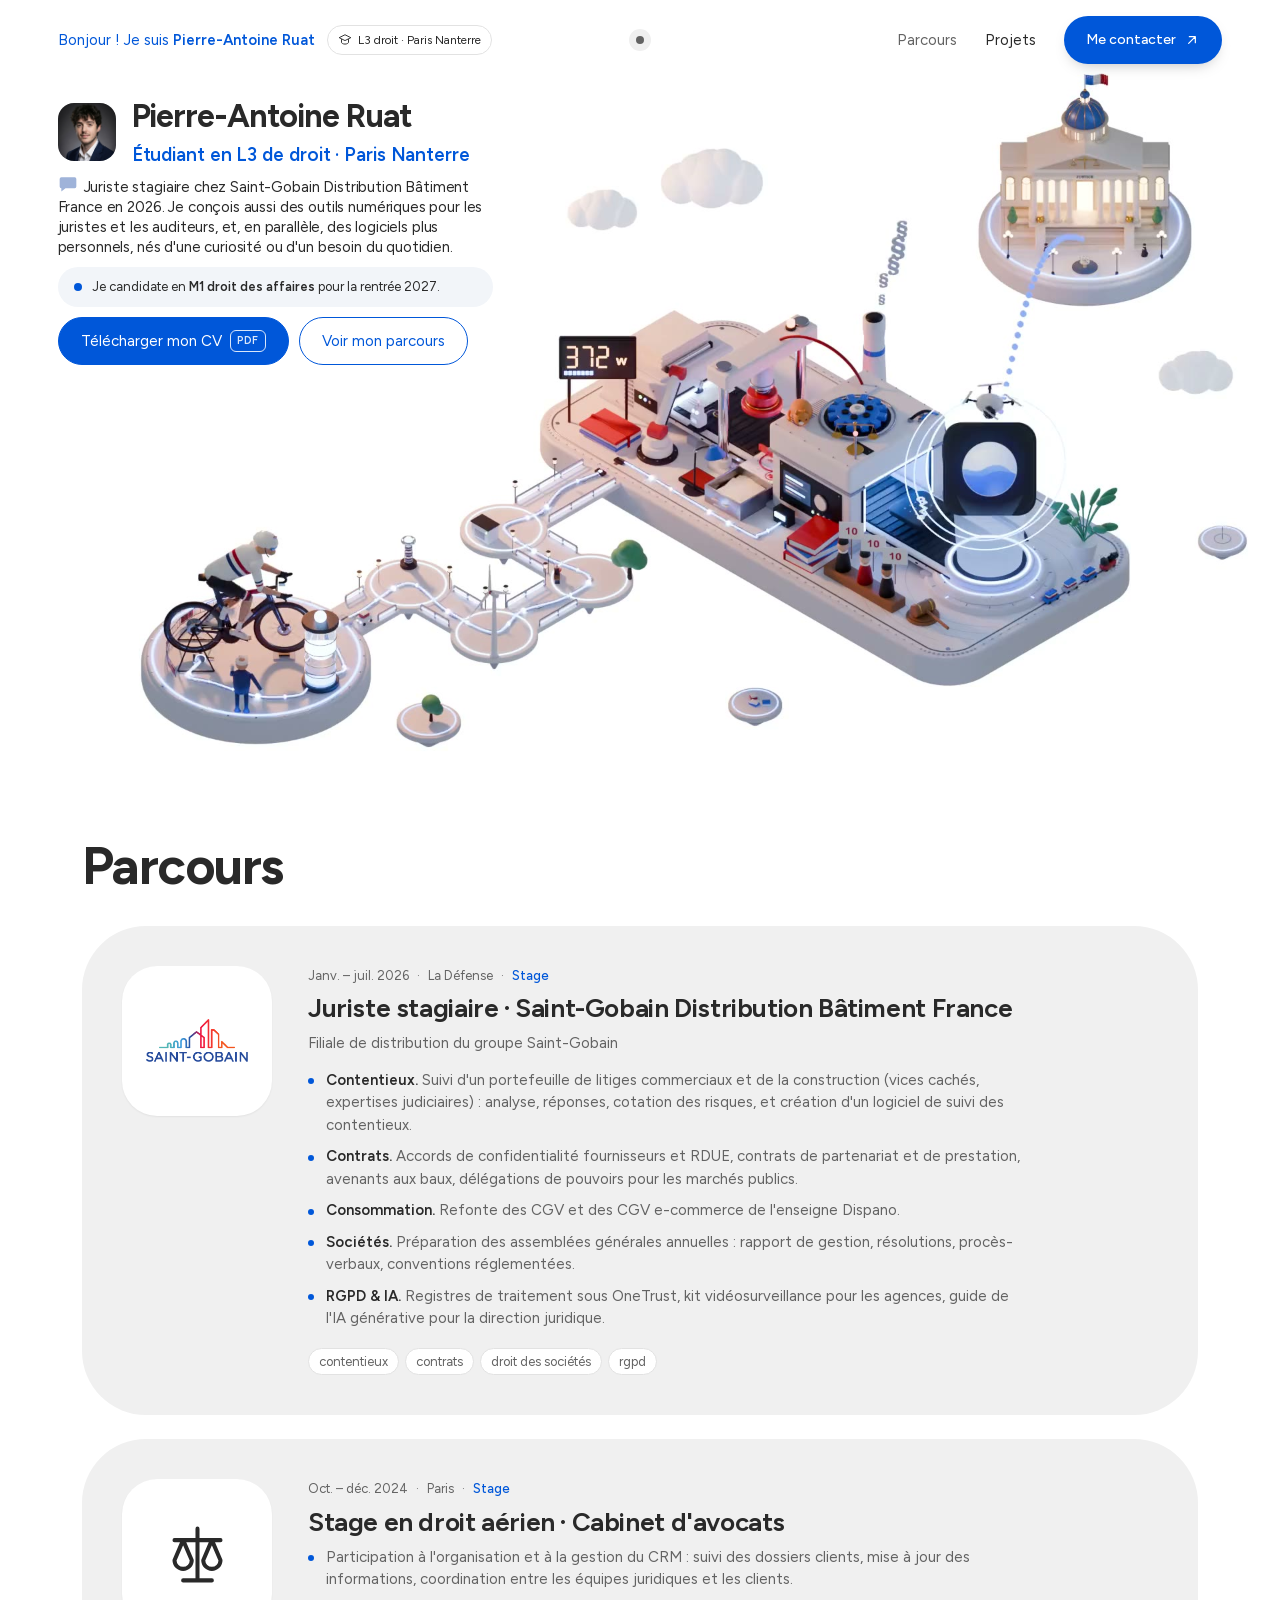
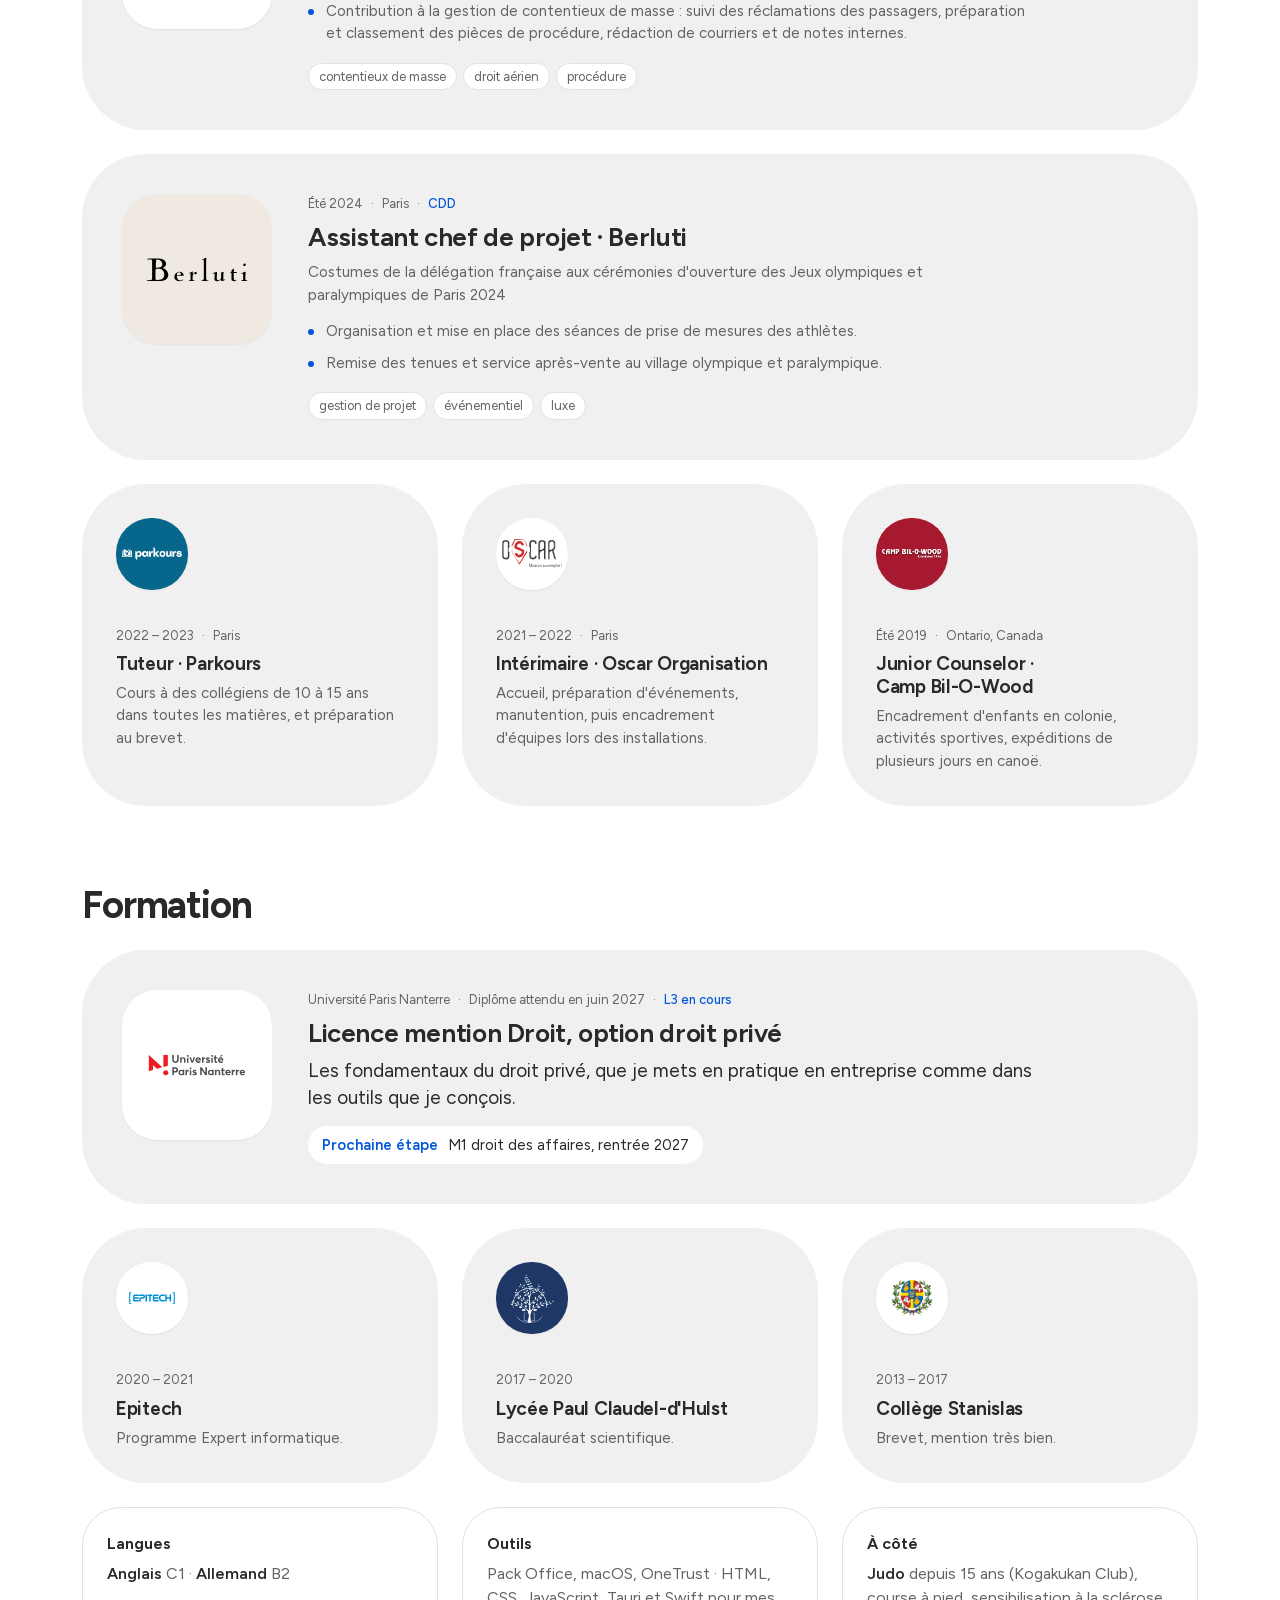
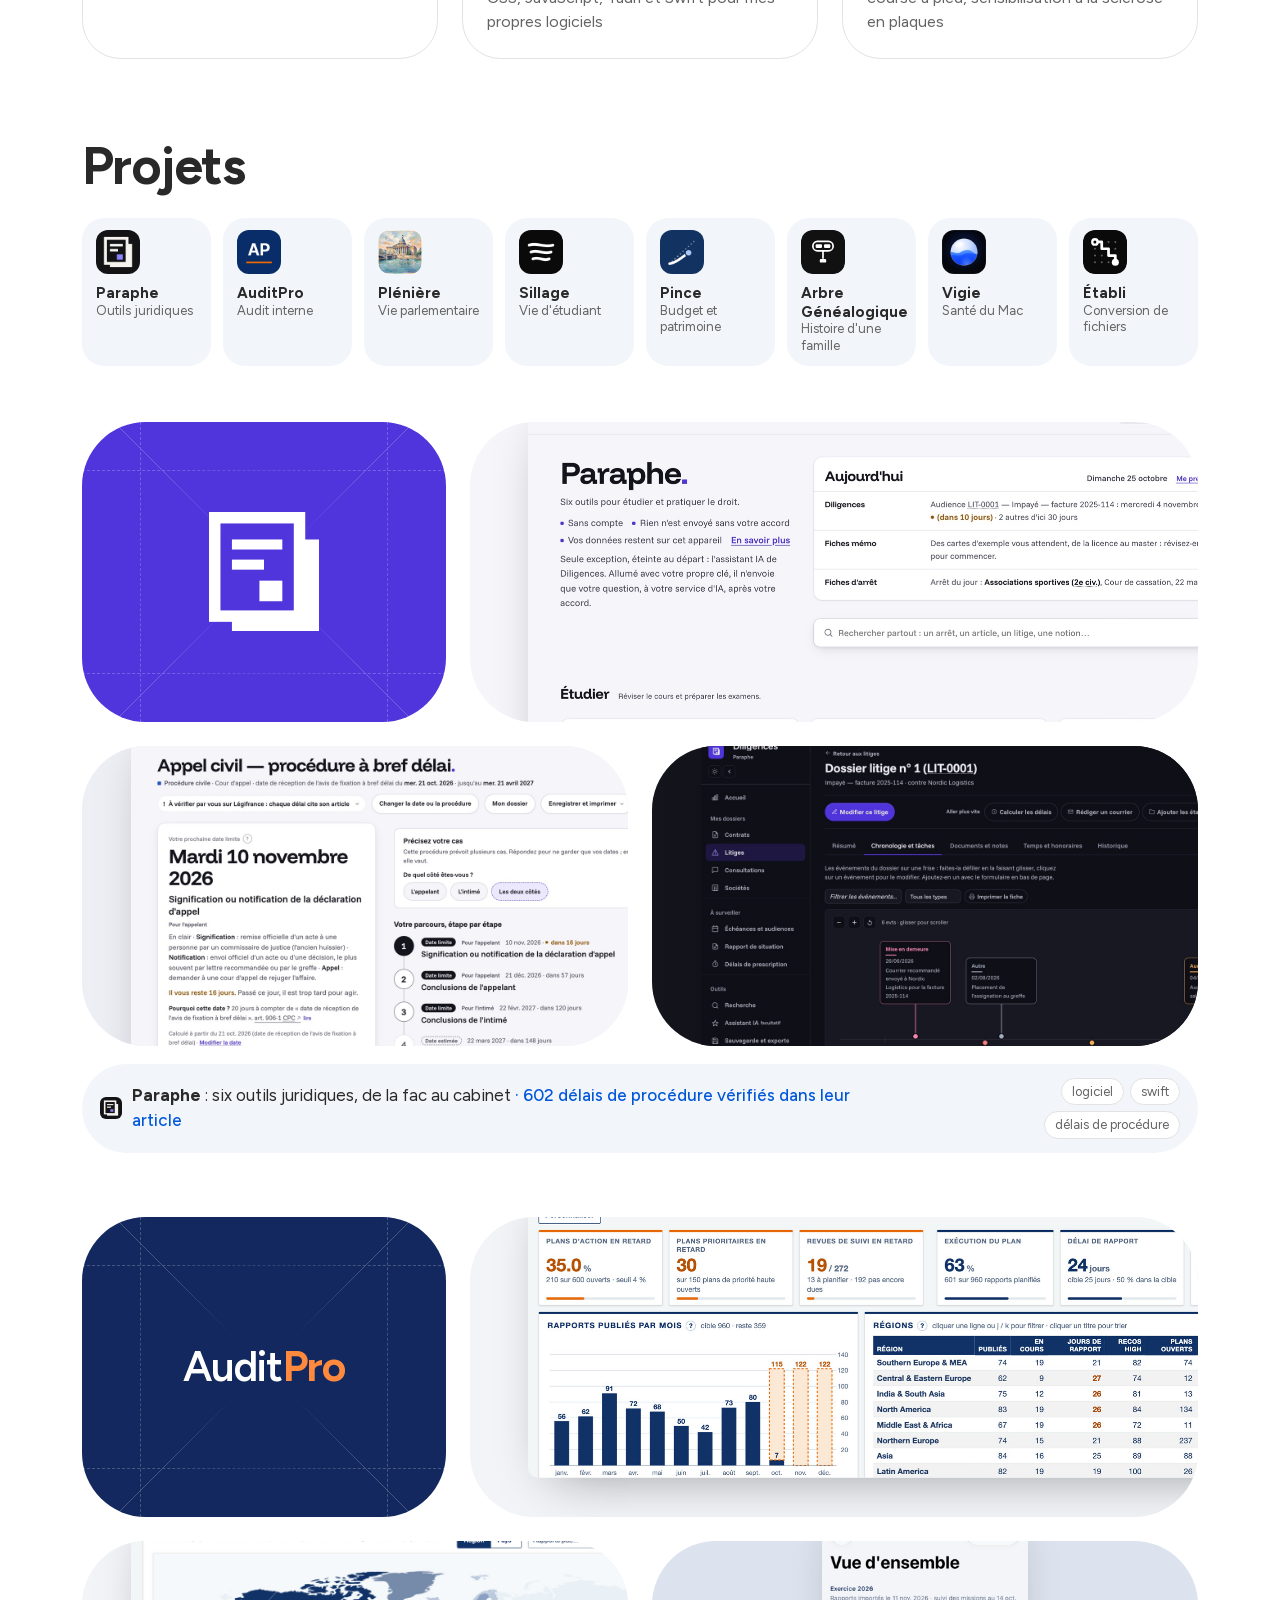
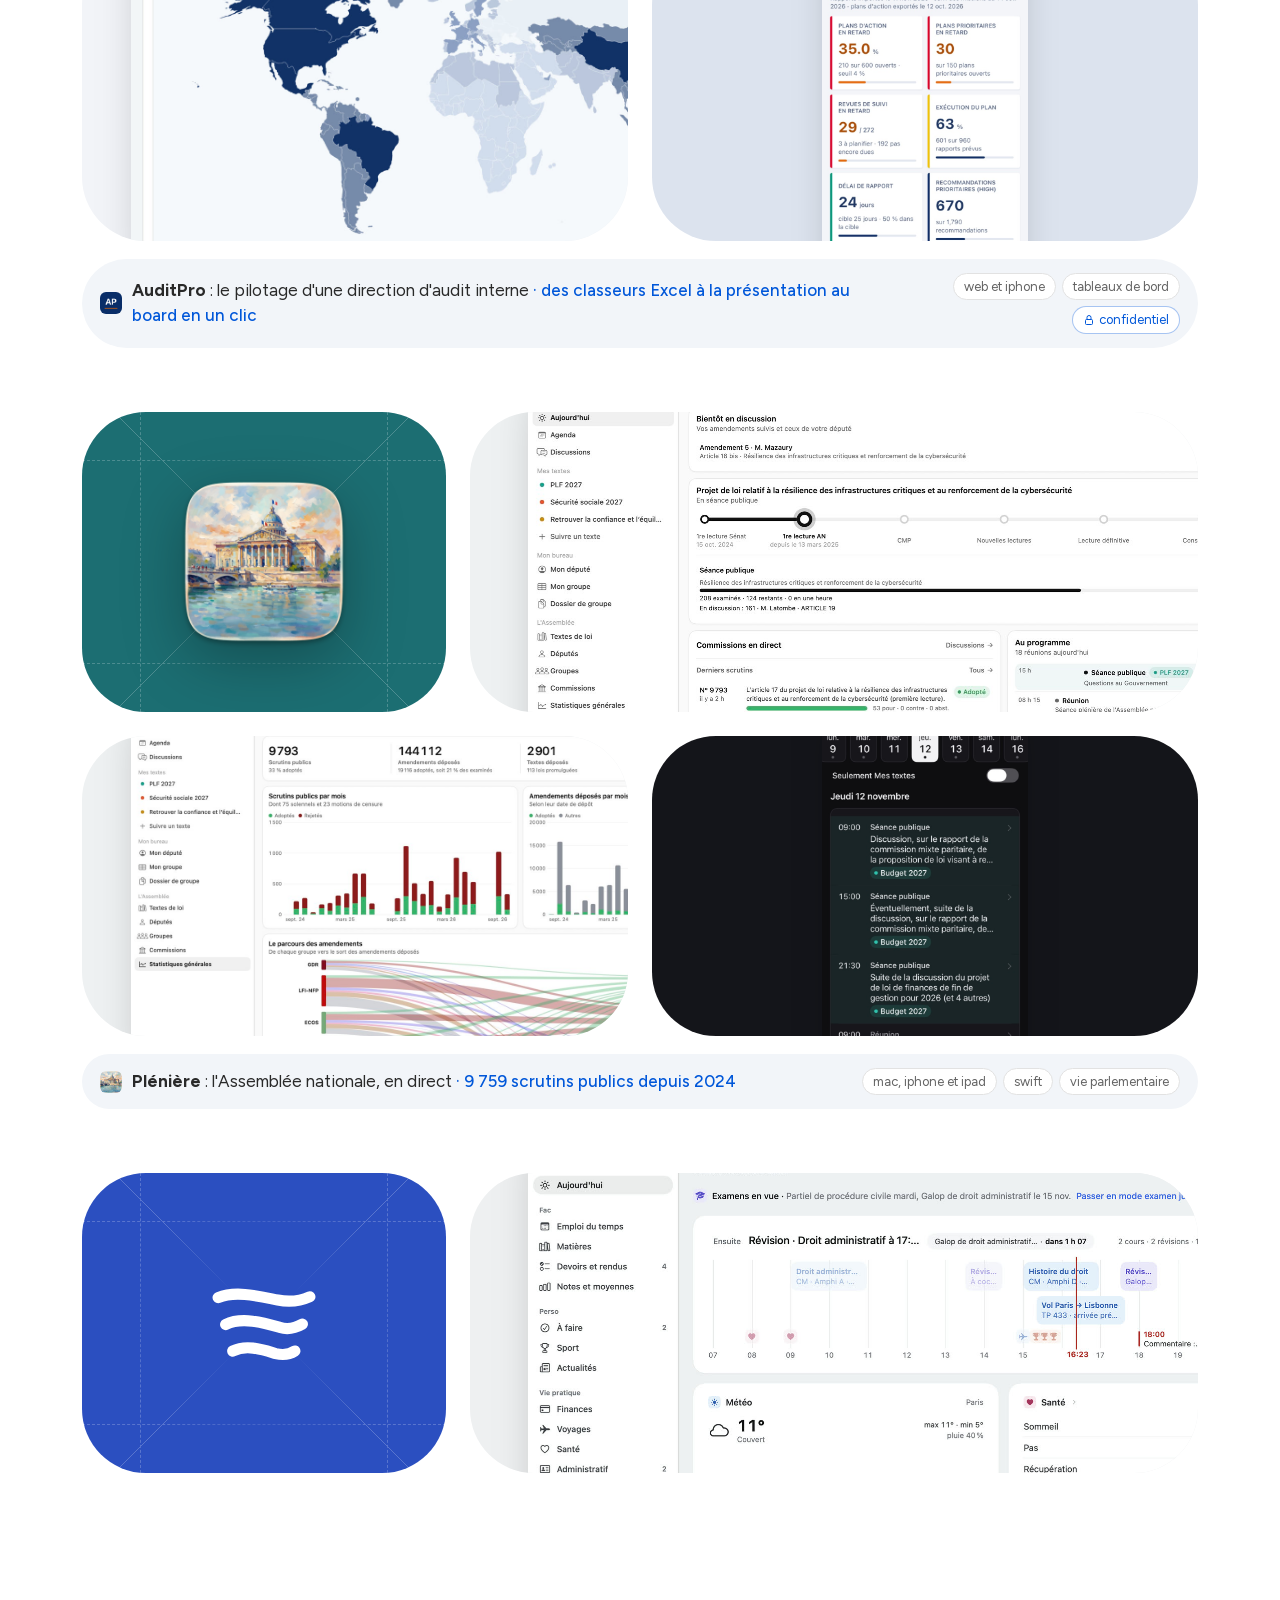
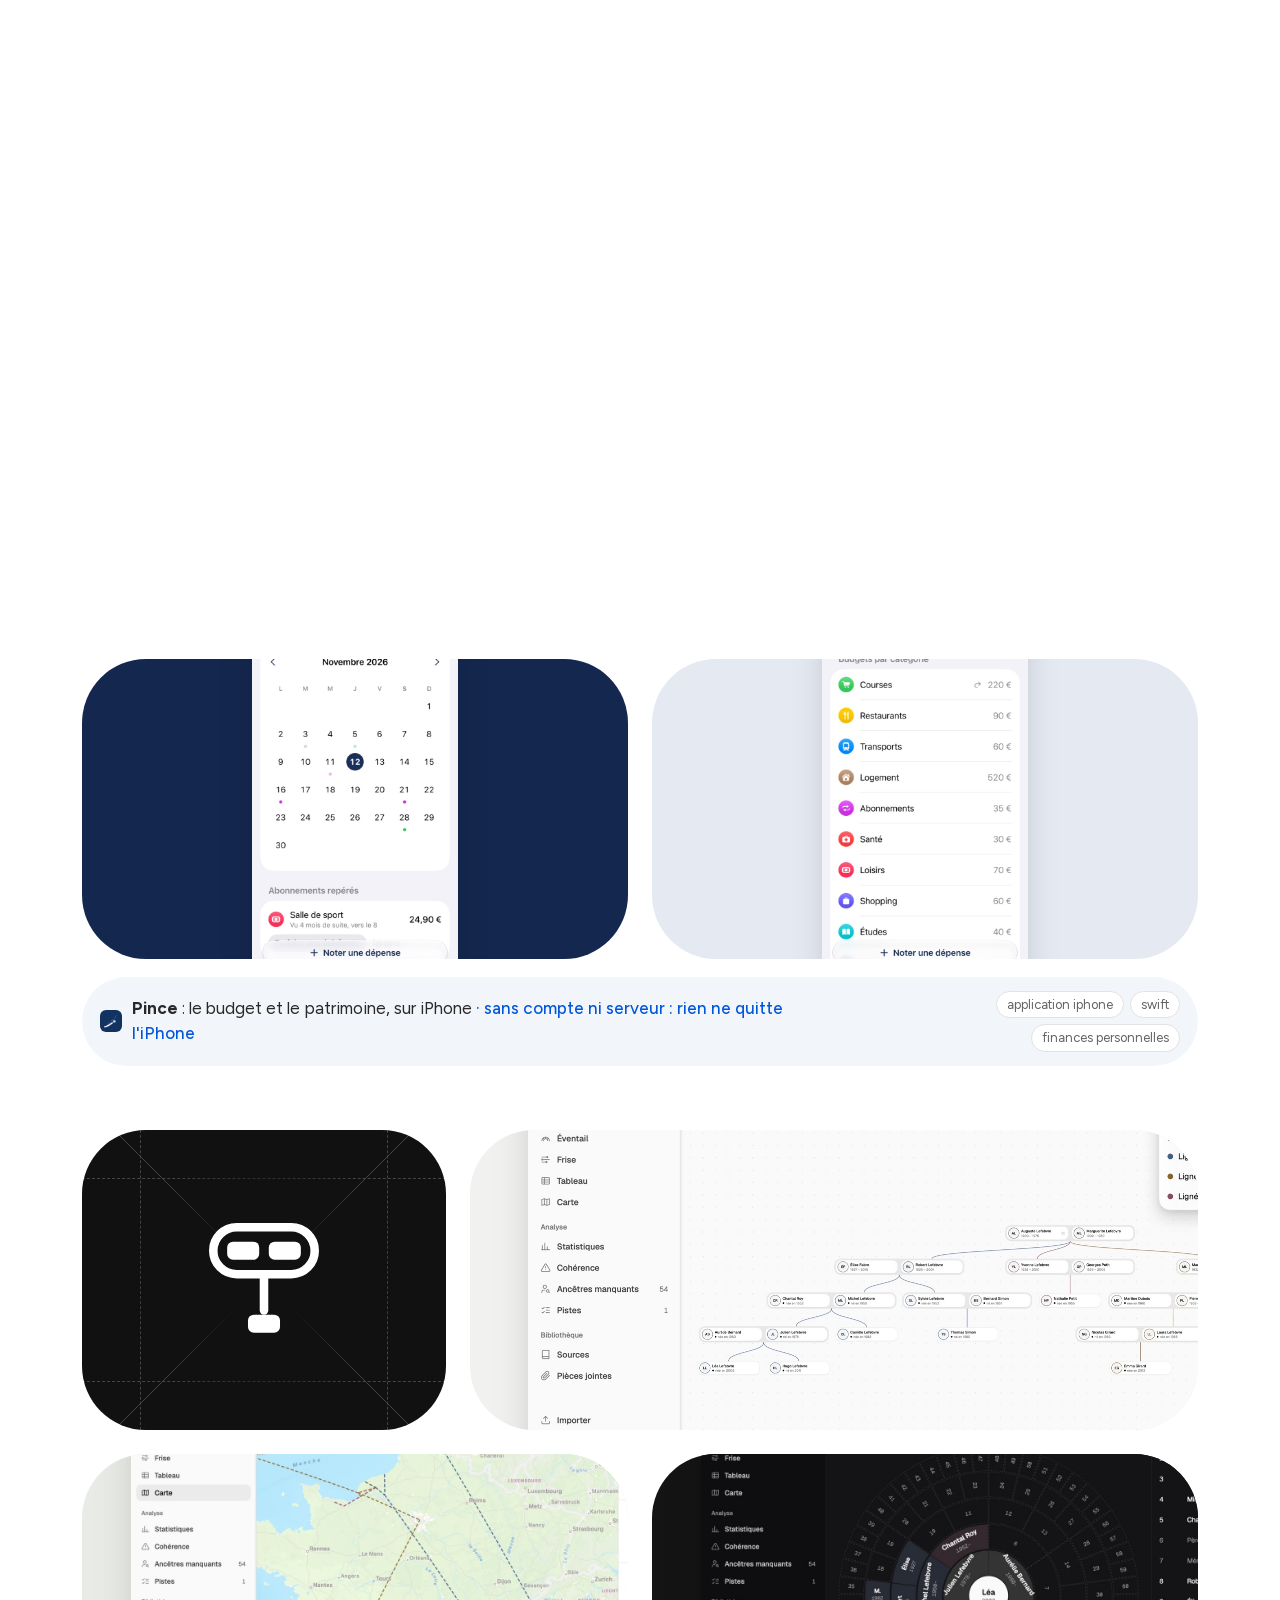
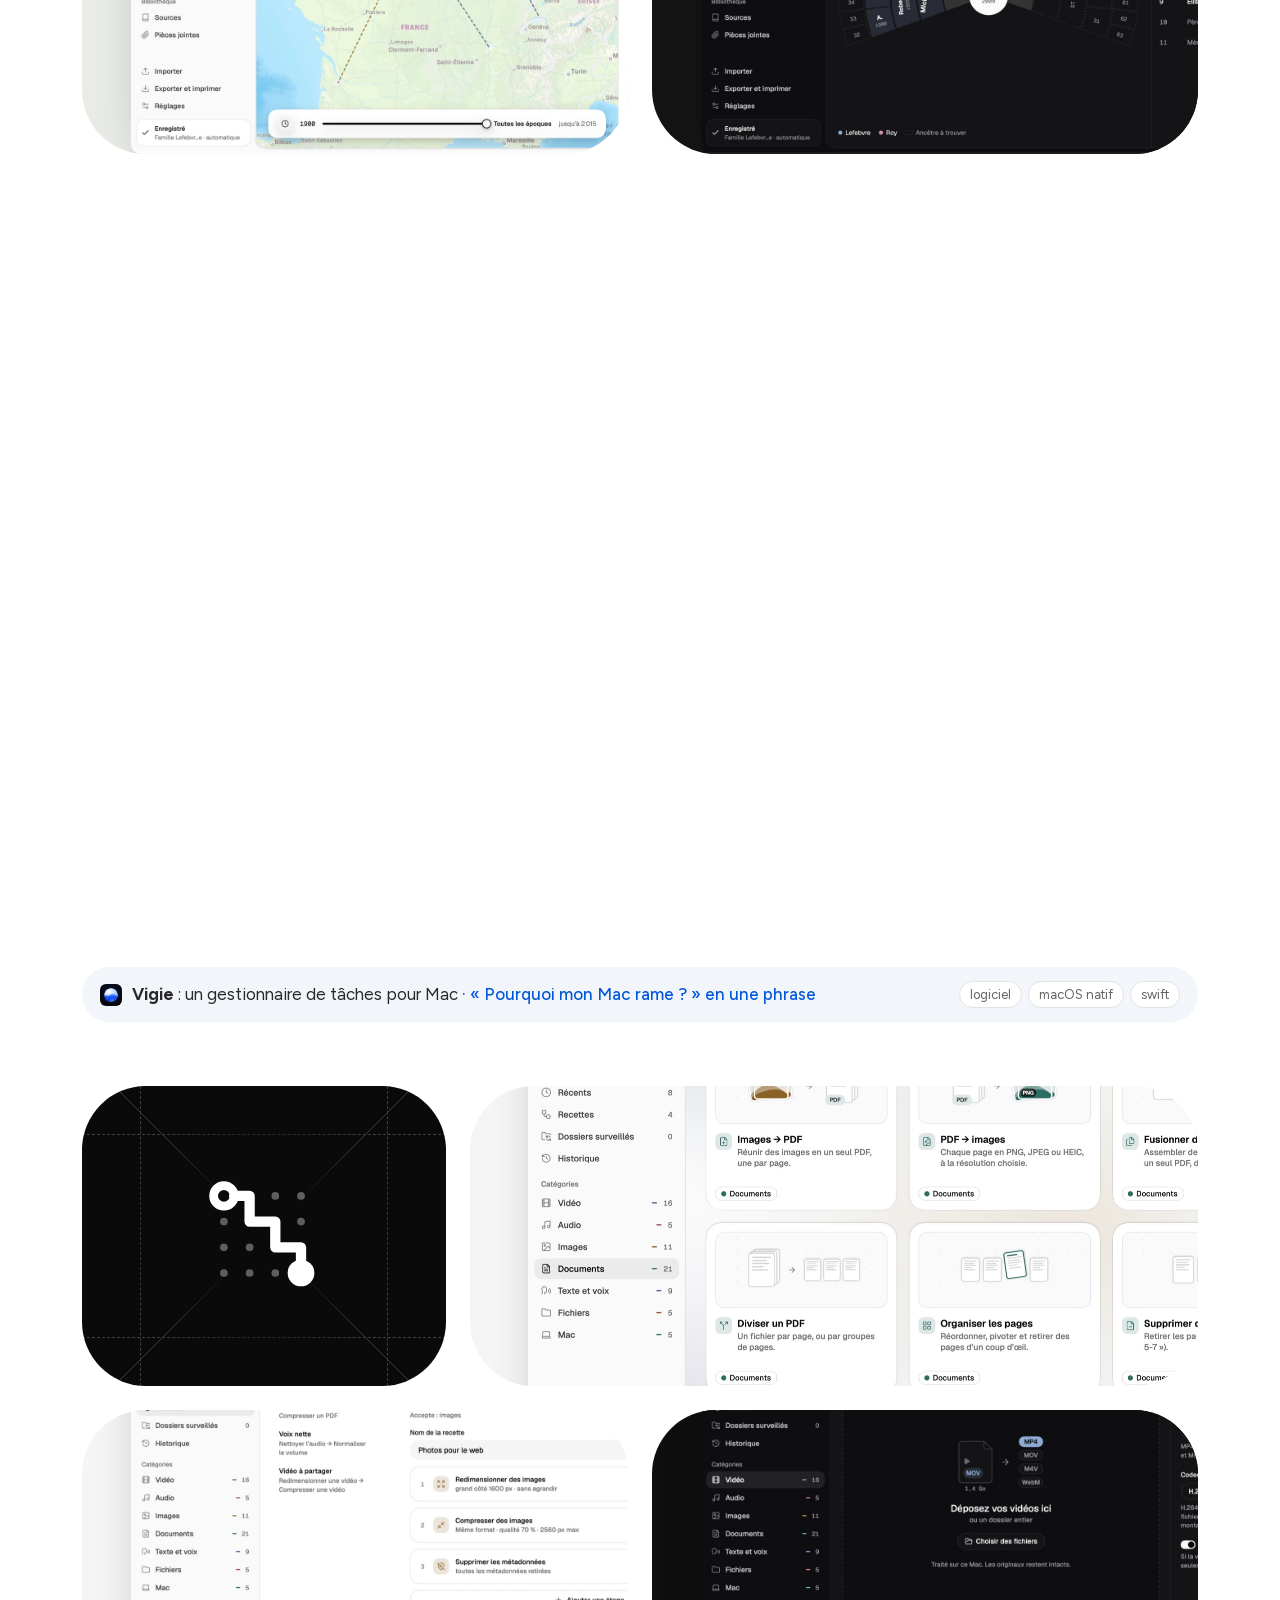
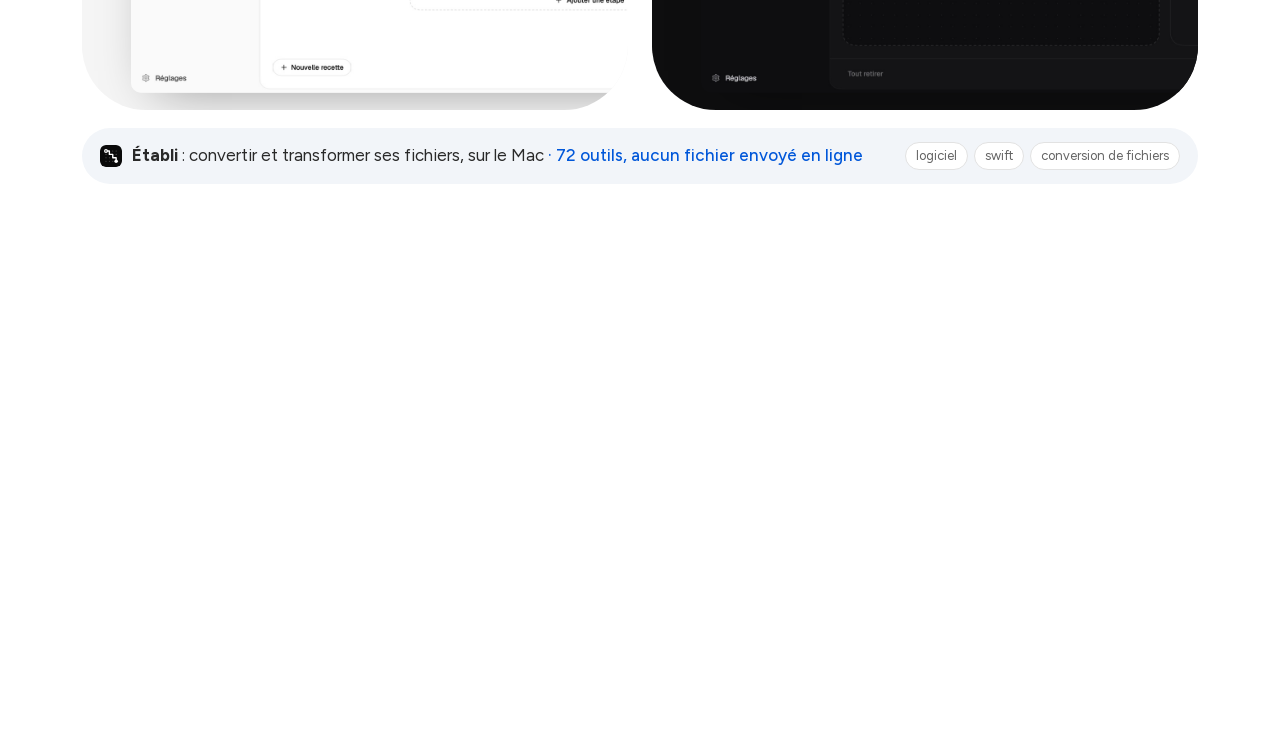
<file: index.html>
<!doctype html>
<html lang="fr">
<head>
  <meta charset="utf-8">
  <meta name="viewport" content="width=device-width, initial-scale=1">
  <title>Pierre-Antoine Ruat · Droit &amp; outils juridiques</title>
  <meta name="description" content="Portfolio et CV de Pierre-Antoine Ruat : licence de droit à Paris Nanterre, juriste stagiaire chez Saint-Gobain Distribution Bâtiment France, Berluti pour les Jeux de Paris 2024, des outils numériques pour les juristes et les auditeurs, et des logiciels plus personnels, pour Mac et iPhone : Paraphe, AuditPro, Plénière, Sillage, Pince, Arbre Généalogique, Vigie et Établi.">
  <!-- Aperçu du lien (LinkedIn, e-mail, messageries) -->
  <link rel="canonical" href="https://parpar30.github.io/portfolio/">
  <meta property="og:url" content="https://parpar30.github.io/portfolio/">
  <meta property="og:type" content="profile">
  <meta property="og:locale" content="fr_FR">
  <meta property="og:site_name" content="Pierre-Antoine Ruat">
  <meta property="og:title" content="Pierre-Antoine Ruat · L3 droit, candidat en M1 droit des affaires">
  <meta property="og:description" content="Étudiant en L3 de droit à Paris Nanterre, juriste stagiaire chez Saint-Gobain Distribution Bâtiment France en 2026. Parcours, projets et CV.">
  <meta property="og:image" content="https://parpar30.github.io/portfolio/assets/img/og-image.jpg">
  <meta property="og:image:width" content="1200">
  <meta property="og:image:height" content="630">
  <meta property="og:image:alt" content="Pierre-Antoine Ruat, L3 de droit à Paris Nanterre, candidat en M1 droit des affaires pour la rentrée 2027">
  <meta property="profile:first_name" content="Pierre-Antoine">
  <meta property="profile:last_name" content="Ruat">
  <meta name="twitter:card" content="summary_large_image">
  <link rel="icon" href="assets/icons/favicon-32.png" sizes="32x32" type="image/png">
  <link rel="icon" href="assets/icons/icon-192.png" sizes="192x192" type="image/png">
  <link rel="apple-touch-icon" href="assets/icons/apple-touch-icon.png">
  <link rel="manifest" href="site.webmanifest">
  <meta name="apple-mobile-web-app-title" content="P-A Ruat">
  <meta name="theme-color" content="#ffffff" media="(prefers-color-scheme: light)">
  <meta name="theme-color" content="#0f0f12" media="(prefers-color-scheme: dark)">
  <link rel="preload" href="assets/fonts/figtree-latin.woff2" as="font" type="font/woff2" crossorigin>
  <link rel="stylesheet" href="style.css?v=36">
  <script>document.documentElement.classList.add('js');try{const t=localStorage.getItem('theme');if(t)document.documentElement.dataset.theme=t;const d=document.documentElement;if(innerWidth>=1280&&!matchMedia('(prefers-reduced-motion: reduce)').matches&&!sessionStorage.getItem('ouverture-vue')&&!(navigator.connection&&navigator.connection.saveData)){d.classList.add('film-ouverture');setTimeout(()=>d.classList.remove('film-ouverture'),7000)}}catch(e){}</script>
</head>
<body>
<a class="skip" href="#contenu">Aller au contenu</a>

<header class="top">
  <div class="top-left">
    <a href="#contenu" class="hello"><span class="hello-pre">Bonjour ! Je suis </span><strong>Pierre-Antoine Ruat</strong></a>
    <span class="badge"><svg viewBox="0 0 24 24" aria-hidden="true"><path d="M12 3 2 8l10 5 10-5-10-5Z"/><path d="M6 10.5V16c0 1.5 2.7 3 6 3s6-1.5 6-3v-5.5"/></svg>L3 droit · Paris Nanterre</span>
  </div>
  <button class="theme-dot" id="theme" aria-label="Mode sombre" aria-pressed="false"><span></span></button>
  <nav class="top-right" aria-label="Navigation principale">
    <a href="#parcours" class="nav-link">Parcours</a>
    <a href="#projets" class="nav-link">Projets</a>
    <a href="https://www.linkedin.com/in/pierre-antoine-ruat-6a8a55251/" target="_blank" rel="noopener" class="cta">Me contacter<span class="sr-only"> sur LinkedIn</span><span class="sr-only"> (nouvel onglet)</span> <svg class="arrow" viewBox="0 0 24 24" aria-hidden="true"><path d="M7 17 17 7M8 7h9v9"/></svg></a>
  </nav>
</header>

<!-- Scène de l'accueil : décor seul, la liste des projets reste le chemin accessible -->
<div class="scene-cadre" aria-hidden="true">
  <div class="hero-stage">
    <video class="scene-film" muted loop playsinline preload="none"></video>
    <video class="scene-ouverture" muted playsinline preload="none"></video>
  </div>
</div>
<button class="scene-icone" type="button" tabindex="-1" aria-hidden="true" hidden></button>

<main id="contenu">

  <!-- HERO -->
  <section class="hero">
    <div class="hero-left">
      <div class="avatar reveal-pop"><img src="assets/img/photo.png" alt="Portrait de Pierre-Antoine Ruat"></div>
      <h1 class="hero-name">Pierre-Antoine Ruat<span class="sr-only">, </span><span class="hero-role">Étudiant en L3 de droit · Paris Nanterre</span></h1>
      <p class="intro">
        <svg class="bubble" viewBox="0 0 24 24" aria-hidden="true"><path d="M4 4h16a2 2 0 0 1 2 2v9a2 2 0 0 1-2 2H9l-5 4v-4a2 2 0 0 1-2-2V6a2 2 0 0 1 2-2Z"/></svg>
        Juriste stagiaire chez Saint-Gobain Distribution Bâtiment France en 2026. Je conçois aussi des outils numériques pour les juristes et les auditeurs, et, en parallèle, des logiciels plus personnels, nés d'une curiosité ou d'un besoin du quotidien.
      </p>
      <p class="goal"><span class="goal-dot" aria-hidden="true"></span><span>Je candidate en <strong>M1 droit des affaires</strong> pour la rentrée 2027.</span></p>
      <div class="hero-actions">
        <a class="pill-link solid" href="assets/cv-pierre-antoine-ruat.pdf" target="_blank" rel="noopener">Télécharger mon CV <span class="file">PDF</span><span class="sr-only"> (nouvel onglet)</span></a>
        <a class="pill-link" href="#parcours">Voir mon parcours</a>
      </div>
      <ul class="logos" aria-label="Organisations">
        <li><img src="assets/logos/saint-gobain-2025.png" alt="Saint-Gobain"></li>
        <li><img src="assets/logos/berluti.svg" alt="Berluti"></li>
        <li><img src="assets/logos/nanterre.svg" alt="Université Paris Nanterre"></li>
        <li><img src="assets/logos/oscar.svg" alt="Oscar Organisation"></li>
      </ul>
    </div>
    <div class="hero-right reveal">
      <div class="hero-card">
        <video class="hero-film" muted loop playsinline preload="none" aria-hidden="true"></video>
      </div>
    </div>
  </section>

  <!-- PARCOURS -->
  <section id="parcours" class="section">
    <h2 class="section-title reveal">Parcours</h2>

    <!-- Saint-Gobain -->
    <article class="xp feature glow reveal">
      <div class="xp-logo" style="--bg:#fff"><img src="assets/logos/saint-gobain-2025.png" alt="Saint-Gobain"></div>
      <div class="xp-body">
        <p class="xp-meta"><span>Janv. – juil. 2026</span><span>La Défense</span><span class="pill-accent">Stage</span></p>
        <h3>Juriste stagiaire · Saint-Gobain Distribution Bâtiment France</h3>
        <p class="xp-sub">Filiale de distribution du groupe Saint-Gobain</p>
        <ul class="xp-list">
          <li><b>Contentieux.</b> Suivi d'un portefeuille de litiges commerciaux et de la construction (vices cachés, expertises judiciaires) : analyse, réponses, cotation des risques, et création d'un logiciel de suivi des contentieux.</li>
          <li><b>Contrats.</b> Accords de confidentialité fournisseurs et RDUE, contrats de partenariat et de prestation, avenants aux baux, délégations de pouvoirs pour les marchés publics.</li>
          <li><b>Consommation.</b> Refonte des CGV et des CGV e-commerce de l'enseigne Dispano.</li>
          <li><b>Sociétés.</b> Préparation des assemblées générales annuelles : rapport de gestion, résolutions, procès-verbaux, conventions réglementées.</li>
          <li><b>RGPD &amp; IA.</b> Registres de traitement sous OneTrust, kit vidéosurveillance pour les agences, guide de l'IA générative pour la direction juridique.</li>
        </ul>
        <p class="tags"><span>contentieux</span><span>contrats</span><span>droit des sociétés</span><span>rgpd</span></p>
      </div>
    </article>

    <!-- Cabinet -->
    <article class="xp feature glow reveal">
      <div class="xp-logo" style="--bg:#fff"><svg class="xp-ico" viewBox="0 0 24 24" aria-hidden="true"><path d="M12 3v18M7 21h10M4 7h16M7 7l-3 7a3 3 0 0 0 6 0L7 7Zm10 0-3 7a3 3 0 0 0 6 0l-3-7Z"/></svg></div>
      <div class="xp-body">
        <p class="xp-meta"><span>Oct. – déc. 2024</span><span>Paris</span><span class="pill-accent">Stage</span></p>
        <h3>Stage en droit aérien · Cabinet d'avocats</h3>
        <ul class="xp-list">
          <li>Participation à l'organisation et à la gestion du CRM : suivi des dossiers clients, mise à jour des informations, coordination entre les équipes juridiques et les clients.</li>
          <li>Contribution à la gestion de contentieux de masse : suivi des réclamations des passagers, préparation et classement des pièces de procédure, rédaction de courriers et de notes internes.</li>
        </ul>
        <p class="tags"><span>contentieux de masse</span><span>droit aérien</span><span>procédure</span></p>
      </div>
    </article>

    <!-- Berluti -->
    <article class="xp feature glow reveal">
      <div class="xp-logo" style="--bg:#EFE9E1"><img src="assets/logos/berluti.svg" alt="Berluti"></div>
      <div class="xp-body">
        <p class="xp-meta"><span>Été 2024</span><span>Paris</span><span class="pill-accent">CDD</span></p>
        <h3>Assistant chef de projet · Berluti</h3>
        <p class="xp-sub">Costumes de la délégation française aux cérémonies d'ouverture des Jeux olympiques et paralympiques de Paris 2024</p>
        <ul class="xp-list">
          <li>Organisation et mise en place des séances de prise de mesures des athlètes.</li>
          <li>Remise des tenues et service après-vente au village olympique et paralympique.</li>
        </ul>
        <p class="tags"><span>gestion de projet</span><span>événementiel</span><span>luxe</span></p>
      </div>
    </article>

    <div class="xp-grid three">
      <!-- Parkours -->
      <article class="xp compact reveal">
        <div class="xp-logo" style="--bg:#06668C"><img src="assets/logos/parkours-wordmark.png" alt="Parkours" class="wide"></div>
        <div class="xp-body">
          <p class="xp-meta"><span>2022 – 2023</span><span>Paris</span></p>
          <h3>Tuteur · Parkours</h3>
          <p>Cours à des collégiens de 10 à 15 ans dans toutes les matières, et préparation au brevet.</p>
        </div>
      </article>

      <!-- Oscar -->
      <article class="xp compact reveal">
        <div class="xp-logo" style="--bg:#fff"><img src="assets/logos/oscar.svg" alt="Oscar Organisation" class="wide"></div>
        <div class="xp-body">
          <p class="xp-meta"><span>2021 – 2022</span><span>Paris</span></p>
          <h3>Intérimaire · Oscar Organisation</h3>
          <p>Accueil, préparation d'événements, manutention, puis encadrement d'équipes lors des installations.</p>
        </div>
      </article>

      <!-- Bil-O-Wood -->
      <article class="xp compact reveal">
        <div class="xp-logo" style="--bg:#A6192E"><img src="assets/logos/bilowood.png" alt="Camp Bil-O-Wood" class="wide"></div>
        <div class="xp-body">
          <p class="xp-meta"><span>Été 2019</span><span>Ontario, Canada</span></p>
          <h3>Junior Counselor · Camp Bil-O-Wood</h3>
          <p>Encadrement d'enfants en colonie, activités sportives, expéditions de plusieurs jours en canoë.</p>
        </div>
      </article>
    </div>

    <!-- Formation -->
    <h2 class="section-title sub reveal">Formation</h2>

    <article class="xp feature edu glow reveal">
      <div class="xp-logo" style="--bg:#fff"><img src="assets/logos/nanterre.svg" alt="Université Paris Nanterre"></div>
      <div class="xp-body">
        <p class="xp-meta"><span>Université Paris Nanterre</span><span>Diplôme attendu en juin 2027</span><span class="pill-accent">L3 en cours</span></p>
        <h3>Licence mention Droit, option droit privé</h3>
        <p class="xp-lead">Les fondamentaux du droit privé, que je mets en pratique en entreprise comme dans les outils que je conçois.</p>
        <p class="next-step"><b>Prochaine étape</b> M1 droit des affaires, rentrée 2027</p>
      </div>
    </article>

    <div class="xp-grid three">
      <article class="xp compact reveal">
        <div class="xp-logo" style="--bg:#fff"><img src="assets/logos/epitech.svg" alt="Epitech"></div>
        <div class="xp-body">
          <p class="xp-meta"><span>2020 – 2021</span></p>
          <h3>Epitech</h3>
          <p>Programme Expert informatique.</p>
        </div>
      </article>
      <article class="xp compact reveal">
        <div class="xp-logo" style="--bg:#1E3765"><img src="assets/logos/pch-icon.png" alt="Paul Claudel-d'Hulst"></div>
        <div class="xp-body">
          <p class="xp-meta"><span>2017 – 2020</span></p>
          <h3>Lycée Paul Claudel-d'Hulst</h3>
          <p>Baccalauréat scientifique.</p>
        </div>
      </article>
      <article class="xp compact reveal">
        <div class="xp-logo" style="--bg:#fff"><img src="assets/logos/stanislas.png" alt="Collège Stanislas"></div>
        <div class="xp-body">
          <p class="xp-meta"><span>2013 – 2017</span></p>
          <h3>Collège Stanislas</h3>
          <p>Brevet, mention très bien.</p>
        </div>
      </article>
    </div>

    <!-- Compétences -->
    <div class="skills reveal">
      <div class="skill"><h3>Langues</h3><p><b>Anglais</b> C1 · <b>Allemand</b> B2</p></div>
      <div class="skill"><h3>Outils</h3><p>Pack Office, macOS, OneTrust · HTML, CSS, JavaScript, Tauri et Swift pour mes propres logiciels</p></div>
      <div class="skill"><h3>À côté</h3><p><b>Judo</b> depuis 15 ans (Kogakukan Club), course à pied, sensibilisation à la sclérose en plaques</p></div>
    </div>
  </section>

  <!-- PROJETS -->
  <section id="projets" class="section">
    <h2 class="section-title reveal">Projets</h2>

    <ul class="apps reveal" aria-label="Aller à un projet">
      <li><a href="#p-paraphe"><img src="assets/img/paraphe-icone.png" alt="" class="app-icon"><span><b>Paraphe</b><small>Outils juridiques</small></span></a></li>
      <li><a href="#p-audit"><img src="assets/img/audit-icone.png" alt="" class="app-icon"><span><b>AuditPro</b><small>Audit interne</small></span></a></li>
      <li><a href="#p-suivi"><img src="assets/img/suivi-icone.png" alt="" class="app-icon"><span><b>Plénière</b><small>Vie parlementaire</small></span></a></li>
      <li><a href="#p-sillage"><img src="assets/img/sillage-icone.png" alt="" class="app-icon"><span><b>Sillage</b><small>Vie d'étudiant</small></span></a></li>
      <li><a href="#p-pince"><img src="assets/img/pince-icone.png" alt="" class="app-icon"><span><b>Pince</b><small>Budget et patrimoine</small></span></a></li>
      <li><a href="#p-arbre"><img src="assets/img/arbre-icone.svg" alt="" class="app-icon"><span><b>Arbre Généalogique</b><small>Histoire d'une famille</small></span></a></li>
      <li><a href="#p-vigie"><img src="assets/img/vigie-icone.png" alt="" class="app-icon"><span><b>Vigie</b><small>Santé du Mac</small></span></a></li>
      <li><a href="#p-etabli"><img src="assets/img/etabli-icone.svg" alt="" class="app-icon"><span><b>Établi</b><small>Conversion de fichiers</small></span></a></li>
    </ul>

    <!-- Paraphe -->
    <article class="project" id="p-paraphe" data-modal="m-paraphe">
      <div class="tiles" aria-hidden="true">
        <button class="tile tile-logo reveal" tabindex="-1" style="--bg:#5034DC">
          <img src="assets/img/paraphe-symbole-blanc.svg" alt="" class="tile-mark">
          <span class="grid-lines"></span>
        </button>
        <button class="tile tile-shot reveal" tabindex="-1" style="--bg:#F6F6FA">
          <img src="assets/img/paraphe-01-accueil.jpg" alt="" loading="lazy">
        </button>
      </div>
      <div class="tiles reverse" aria-hidden="true">
        <button class="tile tile-shot reveal" tabindex="-1" style="--bg:#EEEEF5">
          <img src="assets/img/paraphe-02-quantieme.jpg" alt="" loading="lazy">
        </button>
        <button class="tile tile-shot reveal" tabindex="-1" style="--bg:#14141C">
          <img src="assets/img/paraphe-08-diligences-nuit.jpg" alt="" loading="lazy">
        </button>
      </div>
      <button class="bar reveal" aria-haspopup="dialog" aria-controls="m-paraphe">
        <span class="bar-title"><img src="assets/img/paraphe-icone.png" alt="" class="bar-icon"><span><b>Paraphe</b> : six outils juridiques, de la fac au cabinet <span class="bar-proof">· 602 délais de procédure vérifiés dans leur article</span></span></span>
        <span class="tags"><span>logiciel</span><span>swift</span><span>délais de procédure</span></span>
      </button>
    </article>

    <!-- AuditPro -->
    <article class="project" id="p-audit" data-modal="m-audit">
      <div class="tiles" aria-hidden="true">
        <button class="tile tile-logo reveal" tabindex="-1" style="--bg:#13285E">
          <span class="wordmark">Audit<b>Pro</b></span>
          <span class="grid-lines"></span>
        </button>
        <button class="tile tile-shot reveal" tabindex="-1" style="--bg:#F2F4F8">
          <img src="assets/img/audit-overview.jpg" alt="" loading="lazy">
        </button>
      </div>
      <div class="tiles reverse" aria-hidden="true">
        <button class="tile tile-shot reveal" tabindex="-1" style="--bg:#F2F4F8">
          <img src="assets/img/audit-carte.jpg" alt="" loading="lazy">
        </button>
        <button class="tile tile-shot phones reveal" tabindex="-1" style="--bg:#DCE3EE">
          <img src="assets/img/audit-iphone-01-vue-ensemble.jpg" alt="" loading="lazy">
        </button>
      </div>
      <button class="bar reveal" aria-haspopup="dialog" aria-controls="m-audit">
        <span class="bar-title"><img src="assets/img/audit-icone.png" alt="" class="bar-icon"><span><b>AuditPro</b> : le pilotage d'une direction d'audit interne <span class="bar-proof">· des classeurs Excel à la présentation au board en un clic</span></span></span>
        <span class="tags"><span>web et iphone</span><span>tableaux de bord</span><span class="nda"><svg viewBox="0 0 24 24" aria-hidden="true"><rect x="5" y="11" width="14" height="10" rx="2"/><path d="M8 11V7a4 4 0 0 1 8 0v4"/></svg>confidentiel</span></span>
      </button>
    </article>

    <!-- Plénière -->
    <article class="project" id="p-suivi" data-modal="m-suivi">
      <div class="tiles" aria-hidden="true">
        <button class="tile tile-logo reveal" tabindex="-1" style="--bg:#1C6E72">
          <img src="assets/img/suivi-logo.png" alt="" class="tile-mark logo-app">
          <span class="grid-lines"></span>
        </button>
        <button class="tile tile-shot reveal" tabindex="-1" style="--bg:#EEF1F2">
          <img src="assets/img/pleniere-01-aujourdhui.jpg?v=3" alt="" loading="lazy">
        </button>
      </div>
      <div class="tiles reverse" aria-hidden="true">
        <button class="tile tile-shot reveal" tabindex="-1" style="--bg:#EEF1F2">
          <img src="assets/img/pleniere-05-statistiques.jpg?v=3" alt="" loading="lazy">
        </button>
        <button class="tile tile-shot phones reveal" tabindex="-1" style="--bg:#14151A">
          <img src="assets/img/pleniere-iphone-03-agenda-nuit.jpg" alt="" loading="lazy">
        </button>
      </div>
      <button class="bar reveal" aria-haspopup="dialog" aria-controls="m-suivi">
        <span class="bar-title"><img src="assets/img/suivi-icone.png" alt="" class="bar-icon"><span><b>Plénière</b> : l'Assemblée nationale, en direct <span class="bar-proof">· 9 759 scrutins publics depuis 2024</span></span></span>
        <span class="tags"><span>mac, iphone et ipad</span><span>swift</span><span>vie parlementaire</span></span>
      </button>
    </article>

    <!-- Sillage -->
    <article class="project" id="p-sillage" data-modal="m-sillage">
      <div class="tiles" aria-hidden="true">
        <button class="tile tile-logo reveal" tabindex="-1" style="--bg:#2B4FC0">
          <img src="assets/img/sillage-symbole-blanc.svg" alt="" class="tile-mark">
          <span class="grid-lines"></span>
        </button>
        <button class="tile tile-shot reveal" tabindex="-1" style="--bg:#EEF0F1">
          <img src="assets/img/sillage-01-aujourdhui.jpg" alt="" loading="lazy">
        </button>
      </div>
      <div class="tiles reverse" aria-hidden="true">
        <button class="tile tile-shot reveal" tabindex="-1" style="--bg:#EEF0F1">
          <img src="assets/img/sillage-02-emploi-du-temps.jpg" alt="" loading="lazy">
        </button>
        <button class="tile tile-shot reveal" tabindex="-1" style="--bg:#14151A">
          <img src="assets/img/sillage-05-finances-nuit.jpg" alt="" loading="lazy">
        </button>
      </div>
      <button class="bar reveal" aria-haspopup="dialog" aria-controls="m-sillage">
        <span class="bar-title"><img src="assets/img/sillage-icone.png" alt="" class="bar-icon"><span><b>Sillage</b> : la vie d'un étudiant, au même endroit <span class="bar-proof">· fac, argent, santé et voyages en 12 sections</span></span></span>
        <span class="tags"><span>logiciel</span><span>swift</span><span>vie étudiante</span></span>
      </button>
    </article>

    <!-- Pince -->
    <article class="project" id="p-pince" data-modal="m-pince">
      <div class="tiles" aria-hidden="true">
        <button class="tile tile-logo reveal" tabindex="-1" style="--bg:#3A5BA8">
          <img src="assets/img/pince-icone.png" alt="" class="tile-mark logo-app logo-square">
          <span class="grid-lines"></span>
        </button>
        <button class="tile tile-shot phones reveal" tabindex="-1" style="--bg:#EEF1F7">
          <img src="assets/img/pince-01-accueil.jpg" alt="" loading="lazy">
          <img src="assets/img/pince-05-patrimoine.jpg" alt="" loading="lazy">
        </button>
      </div>
      <div class="tiles reverse" aria-hidden="true">
        <button class="tile tile-shot phones reveal" tabindex="-1" style="--bg:#14274E">
          <img src="assets/img/pince-03-echeances.jpg" alt="" loading="lazy">
        </button>
        <button class="tile tile-shot phones reveal" tabindex="-1" style="--bg:#E4E9F2">
          <img src="assets/img/pince-04-budgets.jpg" alt="" loading="lazy">
        </button>
      </div>
      <button class="bar reveal" aria-haspopup="dialog" aria-controls="m-pince">
        <span class="bar-title"><img src="assets/img/pince-icone.png" alt="" class="bar-icon"><span><b>Pince</b> : le budget et le patrimoine, sur iPhone <span class="bar-proof">· sans compte ni serveur : rien ne quitte l'iPhone</span></span></span>
        <span class="tags"><span>application iphone</span><span>swift</span><span>finances personnelles</span></span>
      </button>
    </article>

    <!-- Arbre Généalogique -->
    <article class="project" id="p-arbre" data-modal="m-arbre">
      <div class="tiles" aria-hidden="true">
        <button class="tile tile-logo reveal" tabindex="-1" style="--bg:#111111">
          <img src="assets/img/arbre-symbole-blanc.svg" alt="" class="tile-mark">
          <span class="grid-lines"></span>
        </button>
        <button class="tile tile-shot reveal" tabindex="-1" style="--bg:#F1F1EF">
          <img src="assets/img/arbre-01-arbre.jpg" alt="" loading="lazy">
        </button>
      </div>
      <div class="tiles reverse" aria-hidden="true">
        <button class="tile tile-shot reveal" tabindex="-1" style="--bg:#E9ECE6">
          <img src="assets/img/arbre-03-carte.jpg" alt="" loading="lazy">
        </button>
        <button class="tile tile-shot reveal" tabindex="-1" style="--bg:#141414">
          <img src="assets/img/arbre-05-eventail-nuit.jpg" alt="" loading="lazy">
        </button>
      </div>
      <button class="bar reveal" aria-haspopup="dialog" aria-controls="m-arbre">
        <span class="bar-title"><img src="assets/img/arbre-icone.svg" alt="" class="bar-icon"><span><b>Arbre Généalogique</b> : l'histoire d'une famille, de l'arbre à la carte <span class="bar-proof">· 35 000 communes de France reconnues</span></span></span>
        <span class="tags"><span>logiciel</span><span>swift</span><span>cartographie</span></span>
      </button>
    </article>

    <!-- Vigie -->
    <article class="project" id="p-vigie" data-modal="m-vigie">
      <div class="tiles" aria-hidden="true">
        <button class="tile tile-logo reveal" tabindex="-1" style="--bg:radial-gradient(circle at 50% 46%,rgba(31,99,255,.55),rgba(13,42,122,.28) 38%,transparent 70%) #05070D">
          <img src="assets/img/vigie-orbe.png" alt="" class="tile-mark orb">
          <span class="grid-lines"></span>
        </button>
        <button class="tile tile-shot reveal" tabindex="-1" style="--bg:#E6EEFC">
          <img src="assets/img/vigie-01-apercu.jpg" alt="" loading="lazy">
        </button>
      </div>
      <div class="tiles reverse" aria-hidden="true">
        <button class="tile tile-shot reveal" tabindex="-1" style="--bg:#0E1220">
          <img src="assets/img/vigie-02-cpu.jpg" alt="" loading="lazy">
        </button>
        <button class="tile tile-shot reveal" tabindex="-1" style="--bg:#E6EEFC">
          <img src="assets/img/vigie-03-thermique.jpg" alt="" loading="lazy">
        </button>
      </div>
      <button class="bar reveal" aria-haspopup="dialog" aria-controls="m-vigie">
        <span class="bar-title"><img src="assets/img/vigie-icone.png" alt="" class="bar-icon"><span><b>Vigie</b> : un gestionnaire de tâches pour Mac <span class="bar-proof">· « Pourquoi mon Mac rame ? » en une phrase</span></span></span>
        <span class="tags"><span>logiciel</span><span>macOS natif</span><span>swift</span></span>
      </button>
    </article>

    <!-- Établi -->
    <article class="project" id="p-etabli" data-modal="m-etabli">
      <div class="tiles" aria-hidden="true">
        <button class="tile tile-logo reveal" tabindex="-1" style="--bg:#0A0A0A">
          <img src="assets/img/etabli-symbole-blanc.svg" alt="" class="tile-mark">
          <span class="grid-lines"></span>
        </button>
        <button class="tile tile-shot reveal" tabindex="-1" style="--bg:#F5F5F5">
          <img src="assets/img/etabli-01-documents.jpg" alt="" loading="lazy">
        </button>
      </div>
      <div class="tiles reverse" aria-hidden="true">
        <button class="tile tile-shot reveal" tabindex="-1" style="--bg:#F5F5F5">
          <img src="assets/img/etabli-03-recettes.jpg" alt="" loading="lazy">
        </button>
        <button class="tile tile-shot reveal" tabindex="-1" style="--bg:#0E0E0F">
          <img src="assets/img/etabli-04-video-nuit.jpg" alt="" loading="lazy">
        </button>
      </div>
      <button class="bar reveal" aria-haspopup="dialog" aria-controls="m-etabli">
        <span class="bar-title"><img src="assets/img/etabli-icone.svg" alt="" class="bar-icon"><span><b>Établi</b> : convertir et transformer ses fichiers, sur le Mac <span class="bar-proof">· 72 outils, aucun fichier envoyé en ligne</span></span></span>
        <span class="tags"><span>logiciel</span><span>swift</span><span>conversion de fichiers</span></span>
      </button>
    </article>
  </section>

</main>

  <!-- CONTACT -->
  <footer class="site-footer" id="contact">
    <div class="hello-card reveal">
    <div class="avatar sm"><img src="assets/img/photo.png" alt=""></div>
    <h2><svg class="bubble" viewBox="0 0 24 24" aria-hidden="true"><path d="M4 4h16a2 2 0 0 1 2 2v9a2 2 0 0 1-2 2H9l-5 4v-4a2 2 0 0 1-2-2V6a2 2 0 0 1 2-2Z"/></svg>Une question, un échange ?<br>Écrivez-moi sur LinkedIn.</h2>
    <div class="hero-actions center">
      <a class="pill-link solid" href="https://www.linkedin.com/in/pierre-antoine-ruat-6a8a55251/" target="_blank" rel="noopener">Me contacter sur LinkedIn<span class="sr-only"> (nouvel onglet)</span> <svg class="arrow" viewBox="0 0 24 24" aria-hidden="true"><path d="M7 17 17 7M8 7h9v9"/></svg></a>
      <a class="pill-link" href="assets/cv-pierre-antoine-ruat.pdf" target="_blank" rel="noopener">Télécharger mon CV <span class="file">PDF</span><span class="sr-only"> (nouvel onglet)</span></a>
    </div>
    <p class="copy">© 2026 Pierre-Antoine Ruat · <a href="mentions-legales.html">Mentions légales</a></p>
    </div>
  </footer>


<!-- MODALES -->
<dialog id="m-paraphe" class="modal" aria-labelledby="m-paraphe-title">
  <button class="close" aria-label="Fermer"><svg viewBox="0 0 24 24" aria-hidden="true"><path d="M6 6l12 12M18 6 6 18"/></svg></button>
  <div class="modal-head">
    <img src="assets/img/paraphe-icone.png" alt="" class="modal-icon">
    <div><h2 id="m-paraphe-title">Paraphe</h2><p class="motto">« Du cours au cabinet. » · Projet personnel, 2026</p></div>
  </div>
  <p>Une application native pour Mac, désormais entièrement écrite en Swift, qui réunit six outils juridiques : trois pour étudier, trois pour pratiquer. Elle suit la même personne de la première année de licence jusqu'au cabinet. Tout reste sur l'ordinateur : pas de compte, pas de publicité, pas de traceur.</p>
  <div class="cols">
    <div><h3>Étudier</h3><ul><li>Fiches mémo avec répétition espacée</li><li>Fiches d'arrêt, de la L1 au M2</li><li>Codes &amp; articles, texte officiel daté</li></ul></div>
    <div><h3>Pratiquer</h3><ul><li><b>Diligences</b> : sociétés, contrats, litiges, temps et honoraires</li><li><b>Considérant</b> : un raisonnement juridique en cartes</li><li><b>Quantième</b> : 168 procédures et 602 étapes de délais</li></ul></div>
  </div>
  <dl class="facts">
    <div><dt>Mon rôle</dt><dd>Conçu et développé seul, avec l'aide d'outils d'IA : besoin, contenu juridique, design, code et tests.</dd></div>
    <div><dt>Technologies</dt><dd>Swift et SwiftUI : chaque outil est un écran natif du Mac · index des codes en SQLite · d'abord écrite en HTML, CSS et JavaScript dans une coque Tauri 2, puis réécrite en Swift</dd></div>
  </dl>
  <div class="proof">
    <h3>Des délais vérifiés, un par un</h3>
    <p>Chaque délai de Quantième renvoie à son article. Tout le référentiel a été comparé au texte consolidé des codes, avec le droit arrêté au 13 octobre 2026 : 69 corrections en sont sorties (délai, unité, article ou point de départ). Paraphe reste un outil d'organisation : il ne donne pas de conseil juridique, et chaque délai se vérifie dans le texte.</p>
  </div>
  <div class="modal-film" data-name="Paraphe">
    <video src="assets/img/paraphe-boucle.mp4" poster="assets/img/paraphe-boucle-affiche.jpg" style="aspect-ratio:16/10" muted loop playsinline preload="none" aria-hidden="true"></video>
    <button class="video-toggle" aria-label="Mettre en pause la vidéo de Paraphe">
      <svg class="i-pause" viewBox="0 0 24 24" aria-hidden="true"><path d="M9 6v12M15 6v12"/></svg>
      <svg class="i-play" viewBox="0 0 24 24" aria-hidden="true"><path d="M8 5.5v13l10.5-6.5z"/></svg>
    </button>
  </div>
  <div class="gallery">
    <img src="assets/img/paraphe-01-accueil.jpg" alt="L'accueil : ce qui demande votre attention aujourd'hui, et les six outils" loading="lazy">
    <img src="assets/img/paraphe-03-diligences.jpg" alt="Diligences : contrats, litiges et échéances d'un service juridique" loading="lazy">
    <img src="assets/img/paraphe-04-fiches-arret.jpg" alt="Fiches d'arrêt : faits, procédure, problème de droit, solution et portée" loading="lazy">
    <img src="assets/img/paraphe-07-considerant.jpg" alt="Considérant : un raisonnement juridique en arbre, une idée par cube" loading="lazy">
    <img src="assets/img/paraphe-02-quantieme.jpg" alt="Quantième : les délais d'une procédure, calculés étape par étape" loading="lazy">
    <img src="assets/img/paraphe-09-fiches-memo.jpg" alt="Fiches mémo : une carte en révision, avec la répétition espacée" loading="lazy">
    <img src="assets/img/paraphe-10-codes.jpg" alt="Codes & articles : le texte officiel daté, avec ses notes" loading="lazy">
    <img src="assets/img/paraphe-08-diligences-nuit.jpg" alt="Diligences, en mode nuit" loading="lazy">
  </div>
  <p class="tags"><span>conception</span><span>développement</span><span>identité visuelle</span><span>film</span></p>
  <div class="downloads">
    <a class="pill-link solid" href="https://github.com/PARPAR30/Paraphe-Site/releases/download/v1.4.0/Paraphe_1.4.0_universal.dmg" download>Télécharger pour Mac <span class="file">DMG</span></a>
    <a class="pill-link" href="https://paraphe-app.fr/logiciels/Paraphe_1.3.1_x64-setup.exe" download>Télécharger pour Windows <span class="file">EXE</span></a>
    <a class="pill-link" href="https://paraphe-app.fr/" target="_blank" rel="noopener">Voir le site de Paraphe<span class="sr-only"> (nouvel onglet)</span> <svg class="arrow" viewBox="0 0 24 24" aria-hidden="true"><path d="M7 17 17 7M8 7h9v9"/></svg></a>
  </div>
  <p class="note">Mac : version 1.4.0, 53 Mo, macOS 12 ou plus récent, Mac Apple ou Intel, signée et vérifiée par Apple : elle s'ouvre sans avertissement. Windows : version 1.3.1, 21 Mo, Windows 64 bits ; Windows peut demander une confirmation au premier lancement.</p>
</dialog>

<dialog id="m-audit" class="modal" aria-labelledby="m-audit-title">
  <button class="close" aria-label="Fermer"><svg viewBox="0 0 24 24" aria-hidden="true"><path d="M6 6l12 12M18 6 6 18"/></svg></button>
  <div class="modal-head">
    <img src="assets/img/audit-icone.png" alt="" class="modal-icon">
    <div><h2 id="m-audit-title">AuditPro</h2><p class="motto">Le poste de pilotage d'une direction d'audit interne · Projet indépendant, 2026</p></div>
  </div>
  <p>Un projet indépendant, réalisé pour la direction d'audit interne d'un groupe international dont le nom reste confidentiel. Il réunit le plan d'audit, les missions, les recommandations et les plans d'action de toutes les régions, et produit le reporting du comité d'audit. Il fonctionne sans serveur, depuis un dossier partagé.</p>
  <p>Il existe aussi en application native pour iPhone : elle lit les mêmes données, applique les mêmes règles de calcul et reprend tous les écrans, pour suivre l'audit en déplacement. Chaque écran a été comparé à la version pour ordinateur sur les données d'exemple, chiffre par chiffre.</p>
  <div class="cols">
    <div><h3>Piloter</h3><ul><li>Vue d'ensemble, alertes et retards</li><li>Carte du monde par région</li><li>Tendances et comparaison entre deux dates</li><li>Planning des équipes</li></ul></div>
    <div><h3>Restituer</h3><ul><li>Présentation au board générée en PowerPoint</li><li>Annexes Word et exports Excel</li><li>Interface en français et en anglais</li><li>Données chiffrées (AES-256), versions restaurables</li></ul></div>
  </div>
  <div class="cols">
    <div><h3>Sur iPhone</h3><ul><li>Vue d'ensemble, carte du monde, tendances et comparateur</li><li>Ma semaine : les échéances de chaque auditeur, à exporter dans le calendrier</li><li>Imports Excel et CSV directement sur le téléphone</li><li>Rapports en PDF, à partager depuis l'iPhone</li></ul></div>
    <div><h3>D'un coup d'œil</h3><ul><li>18 widgets pour l'écran d'accueil et l'écran verrouillé</li><li>Relances préparées par responsable</li><li>Mêmes sauvegardes que sur l'ordinateur, chiffrées de la même façon</li><li>Mode sombre, en français et en anglais</li></ul></div>
  </div>
  <dl class="facts">
    <div><dt>Mon rôle</dt><dd>Conçu et développé seul, avec l'aide d'outils d'IA : analyse du besoin, design, code et tests.</dd></div>
    <div><dt>Technologies</dt><dd>HTML et JavaScript, sans serveur · imports Excel (SheetJS) · exports Word (docx) et PowerPoint (PptxGenJS) · chiffrement AES-256 · tests automatiques · application iPhone en Swift et SwiftUI, avec ses widgets (WidgetKit)</dd></div>
  </dl>
  <div class="gallery">
    <img src="assets/img/audit-overview.jpg" alt="Vue d'ensemble" loading="lazy">
    <img src="assets/img/audit-carte.jpg" alt="Carte par région" loading="lazy">
    <img src="assets/img/audit-tendances.jpg" alt="Tendances" loading="lazy">
    <img src="assets/img/audit-04-missions.jpg" alt="Le tableau des missions, de la planification à la publication" loading="lazy">
    <img src="assets/img/audit-05-planning.jpg" alt="Le planning des équipes : charge, absences, visas et coût du plan" loading="lazy">
    <img src="assets/img/audit-06-plans-action.jpg" alt="Les plans d'action ouverts, par origine, priorité et échéance" loading="lazy">
    <img src="assets/img/audit-07-carte-assurance.jpg" alt="La carte d'assurance : qui couvre chaque risque, et les manques" loading="lazy">
  </div>
  <h3 class="gallery-label">Sur iPhone</h3>
  <div class="gallery phones">
    <img src="assets/img/audit-iphone-01-vue-ensemble.jpg" alt="Sur iPhone, la vue d'ensemble : les six indicateurs et leur feu tricolore" loading="lazy">
    <img src="assets/img/audit-iphone-04-missions.jpg" alt="Sur iPhone, les missions : le tableau des missions, le plan d'audit, les affectations et le planning d'équipe" loading="lazy">
    <img src="assets/img/audit-iphone-05-regions.jpg" alt="Sur iPhone, la vue par région : exécution du plan, rapports publiés et plans d'action en retard" loading="lazy">
    <img src="assets/img/audit-iphone-02-carte.jpg" alt="Sur iPhone, la carte du monde par région" loading="lazy">
    <img src="assets/img/audit-iphone-03-tendances-nuit.jpg" alt="Sur iPhone, les tendances : rapports publiés par mois et moyenne des trois derniers mois, en sombre" loading="lazy">
  </div>
  <p class="note">Captures réalisées sur la version de démonstration, avec des données fictives, sur ordinateur et dans le simulateur d'iPhone.</p>
  <p class="tags"><span>analyse du besoin</span><span>développement</span><span>tableaux de bord</span><span>tests automatiques</span></p>
</dialog>

<dialog id="m-suivi" class="modal" aria-labelledby="m-suivi-title">
  <button class="close" aria-label="Fermer"><svg viewBox="0 0 24 24" aria-hidden="true"><path d="M6 6l12 12M18 6 6 18"/></svg></button>
  <div class="modal-head">
    <img src="assets/img/suivi-icone.png" alt="" class="modal-icon">
    <div><h2 id="m-suivi-title">Plénière</h2><p class="motto">« L'Assemblée nationale, en direct. » · Projet personnel, 2026</p></div>
  </div>
  <p>Une application native pour Mac qui réunit au même endroit le travail de l'Assemblée nationale : les textes, les amendements, les scrutins, les commissions et l'agenda, avec une partie dédiée au projet de loi de finances en cours. Elle rassemble des sources dispersées, de l'open data à eLiasse, l'outil de suivi en direct de l'Assemblée. Toutes ces données sont publiques, et elles sont enregistrées sur le Mac. Un outil indépendant et non officiel.</p>
  <p>Elle a aussi une version pour iPhone et iPad, en test avant sa publication : cinq onglets (Aujourd'hui, Agenda, Mes textes, Discussions, Mon bureau), un moteur de données qui tourne entièrement sur le téléphone, sans serveur, un widget de la séance en direct et des alertes calculées sur l'appareil.</p>
  <div class="cols">
    <div><h3>Suivre</h3><ul><li><b>Discussions</b> : le déroulé des amendements, en séance et en commission, avec le rythme et la fin estimée</li><li>Une alerte quand un amendement marqué approche de la discussion</li><li>Les scrutins publics et les votes de chaque député, environ 90 secondes après leur publication</li><li>La navette d'un texte, et ses versions comparées mot à mot, article par article</li></ul></div>
    <div><h3>Analyser et préparer</h3><ul><li><b>Statistiques</b> : toute la législature, une session, deux dates ou un seul texte</li><li>Hémicycle cliquable, carte des députés et calculateur de majorité</li><li>Crédits du budget par mission, et comparaison avec le budget précédent</li><li>Bilan du jour, tableau de la semaine et feuille de séance, à exporter</li></ul></div>
  </div>
  <dl class="facts">
    <div><dt>Mon rôle</dt><dd>Conçu et développé seul, avec l'aide d'outils d'IA : besoin, direction visuelle, code et vidéo de présentation.</dd></div>
    <div><dt>Technologies</dt><dd>Swift et SwiftUI, application native macOS · moteur de données local en Python · bases SQLite · open data de l'Assemblée nationale · widgets WidgetKit · résumés rédigés sur le Mac par l'IA d'Apple · bot Telegram · pour iPhone et iPad, un moteur réécrit en Swift, qui lit les mêmes sources et applique les mêmes règles</dd></div>
  </dl>
  <div class="proof">
    <h3>Ne jamais faire passer une déduction pour un fait</h3>
    <p>Tout n'est pas publié. Le vote d'un article à main levée ne l'est pas : quand l'adoption est déduite, l'écran le signale. La présence en séance non plus : elle est estimée à partir des votes et des prises de parole. Et le texte final reste celui publié par l'Assemblée : l'application ne le reconstruit jamais à partir des amendements.</p>
  </div>
  <div class="modal-film" data-name="Plénière">
    <video src="assets/img/suivi-boucle.mp4?v=3" poster="assets/img/suivi-boucle-affiche.jpg" muted loop playsinline preload="none" aria-hidden="true"></video>
    <button class="video-toggle" aria-label="Mettre en pause la vidéo de Plénière">
      <svg class="i-pause" viewBox="0 0 24 24" aria-hidden="true"><path d="M9 6v12M15 6v12"/></svg>
      <svg class="i-play" viewBox="0 0 24 24" aria-hidden="true"><path d="M8 5.5v13l10.5-6.5z"/></svg>
    </button>
  </div>
  <div class="gallery">
    <img src="assets/img/pleniere-01-aujourdhui.jpg?v=3" alt="Aujourd'hui : la séance et les commissions en direct, les derniers scrutins et le programme de la journée" loading="lazy">
    <img src="assets/img/pleniere-04-resume-nuit.jpg?v=3" alt="Le projet de loi de finances : son parcours, ses chiffres et ses prochaines dates, en sombre" loading="lazy">
    <img src="assets/img/pleniere-05-statistiques.jpg?v=3" alt="Les statistiques de la législature : scrutins, amendements, textes et réunions" loading="lazy">
    <img src="assets/img/pleniere-03-budget-nuit.jpg?v=3" alt="Le budget : les crédits par mission du projet de loi de finances, en sombre" loading="lazy">
    <img src="assets/img/pleniere-02-agenda-nuit.jpg?v=3" alt="L'agenda de la semaine, une colonne par jour, en sombre" loading="lazy">
    <img src="assets/img/pleniere-06-aujourdhui-nuit.jpg?v=3" alt="Aujourd'hui, en sombre" loading="lazy">
  </div>
  <h3 class="gallery-label">Sur iPhone</h3>
  <div class="gallery phones">
    <img src="assets/img/pleniere-iphone-01-aujourdhui.jpg" alt="Sur iPhone, Aujourd'hui : la séance en direct, les réunions du jour et les derniers scrutins" loading="lazy">
    <img src="assets/img/pleniere-iphone-02-discussion.jpg" alt="Sur iPhone, la discussion d'un texte : les amendements restants, article par article" loading="lazy">
    <img src="assets/img/pleniere-iphone-03-agenda-nuit.jpg" alt="Sur iPhone, l'agenda de la semaine, en sombre" loading="lazy">
    <img src="assets/img/pleniere-iphone-05-bureau-nuit.jpg" alt="Sur iPhone, Mon bureau : le député suivi et les outils sur l'Assemblée, en sombre" loading="lazy">
    <img src="assets/img/pleniere-iphone-04-hemicycle-nuit.jpg" alt="Sur iPhone, l'hémicycle : les députés à leur place, par groupe, en sombre" loading="lazy">
  </div>
  <p class="note">Vidéo et captures du Mac réalisées le 10 novembre 2026, captures de l'iPhone le 12 novembre 2026 dans le simulateur, à partir des données publiques de l'Assemblée nationale (Licence ouverte). Outil indépendant, sans lien avec l'Assemblée nationale.</p>
  <p class="tags"><span>conception</span><span>développement</span><span>design natif</span><span>données publiques</span><span>vidéo</span></p>
  <div class="downloads">
    <a class="pill-link solid" href="https://github.com/PARPAR30/portfolio/releases/download/applications/Pleniere-1.0.dmg" download>Télécharger pour Mac <span class="file">DMG</span></a>
    <a class="pill-link" href="pleniere/">Présentation, confidentialité et assistance <svg class="arrow" viewBox="0 0 24 24" aria-hidden="true"><path d="M7 17 17 7M8 7h9v9"/></svg></a>
  </div>
  <p class="note">Version 1.0, 109 Mo, macOS 15 ou plus récent, Mac à puce Apple (M1 ou plus récent), signée et vérifiée par Apple : elle s'ouvre sans avertissement. Au premier lancement, elle télécharge seule les données de l'Assemblée (environ 1,5 Go d'espace libre). La version pour iPhone et iPad n'est pas encore publiée.</p>
</dialog>

<dialog id="m-sillage" class="modal" aria-labelledby="m-sillage-title">
  <button class="close" aria-label="Fermer"><svg viewBox="0 0 24 24" aria-hidden="true"><path d="M6 6l12 12M18 6 6 18"/></svg></button>
  <div class="modal-head">
    <img src="assets/img/sillage-icone.png" alt="" class="modal-icon">
    <div><h2 id="m-sillage-title">Sillage</h2><p class="motto">« Votre vie, au même endroit. » · Projet personnel, 2026</p></div>
  </div>
  <p>Une application native pour Mac, née d'un besoin simple : ne plus disperser sa vie d'étudiant entre un emploi du temps, une application bancaire, des billets et des papiers. Sillage réunit la fac, les tâches, le sport, l'actualité, les finances, les voyages, la santé et l'administratif, et s'ouvre chaque jour sur ce qui compte aujourd'hui. Les données sont enregistrées sur le Mac, avec une sauvegarde automatique chaque jour.</p>
  <div class="cols">
    <div><h3>À la fac</h3><ul><li>Emploi du temps relié au Calendrier du Mac</li><li>Notes, moyennes et note à viser pour atteindre son objectif</li><li>Révisions réparties avant chaque galop ou partiel</li><li>Cours enregistrés et transcrits sur le Mac, sans Internet</li></ul></div>
    <div><h3>Au quotidien</h3><ul><li><b>Finances</b> : banques reliées, budgets, prévision de fin de mois</li><li>Abonnements repérés dans les prélèvements</li><li>Vols et trains suivis en direct, retards compris</li><li>Santé, scores des matchs et papiers lus depuis un fichier</li></ul></div>
  </div>
  <dl class="facts">
    <div><dt>Mon rôle</dt><dd>Conçu et développé seul, avec l'aide d'outils d'IA : besoin, direction visuelle, code, tests et vidéo de présentation.</dd></div>
    <div><dt>Technologies</dt><dd>Swift et SwiftUI, application native macOS · données SwiftData · widgets WidgetKit · connecteurs ESPN, Enable Banking, API SNCF, Whoop et Open-Meteo</dd></div>
  </dl>
  <div class="proof">
    <h3>Une application qui propose sans décider</h3>
    <p>Sillage se remplit à partir de sources gratuites : banque, scores, vols, trains, santé. Mais il laisse le dernier mot : un prélèvement régulier ne devient un abonnement que si on l'accepte, et un document lu dans un fichier se vérifie avant d'être ajouté.</p>
  </div>
  <div class="modal-film" data-name="Sillage">
    <video src="assets/img/sillage-boucle.mp4" poster="assets/img/sillage-boucle-affiche.jpg" muted loop playsinline preload="none" aria-hidden="true"></video>
    <button class="video-toggle" aria-label="Mettre en pause la vidéo de Sillage">
      <svg class="i-pause" viewBox="0 0 24 24" aria-hidden="true"><path d="M9 6v12M15 6v12"/></svg>
      <svg class="i-play" viewBox="0 0 24 24" aria-hidden="true"><path d="M8 5.5v13l10.5-6.5z"/></svg>
    </button>
  </div>
  <div class="gallery">
    <img src="assets/img/sillage-01-aujourdhui.jpg" alt="Aujourd'hui : la journée sur une frise, la santé, le budget et le prochain voyage" loading="lazy">
    <img src="assets/img/sillage-02-emploi-du-temps.jpg" alt="L'emploi du temps de la semaine, avec les cours et les séances de révision" loading="lazy">
    <img src="assets/img/sillage-03-matiere.jpg" alt="La fiche d'une matière : moyenne, enregistrements, devoirs et notes" loading="lazy">
    <img src="assets/img/sillage-04-notes.jpg" alt="Notes et moyennes : la moyenne par matière et l'objectif visé" loading="lazy">
    <img src="assets/img/sillage-05-finances-nuit.jpg" alt="Les statistiques des finances, en sombre" loading="lazy">
    <img src="assets/img/sillage-06-sante-nuit.jpg" alt="La santé : récupération, sommeil et activité, en sombre" loading="lazy">
    <img src="assets/img/sillage-07-voyages.jpg" alt="Voyages : un vol suivi en direct, avec le terminal et le tapis à bagages" loading="lazy">
    <img src="assets/img/sillage-08-administratif.jpg" alt="Administratif : les papiers à surveiller et leurs échéances" loading="lazy">
  </div>
  <p class="note">Vidéo et captures réalisées avec les données d'exemple de l'application : les notes, les comptes, les mesures de santé et les voyages montrés sont fictifs.</p>
  <p class="tags"><span>conception</span><span>développement</span><span>design natif</span><span>vidéo</span></p>
  <div class="downloads">
    <a class="pill-link solid" href="https://github.com/PARPAR30/portfolio/releases/download/applications/Sillage-1.0.dmg" download>Télécharger pour Mac <span class="file">DMG</span></a>
  </div>
  <p class="note">Version 1.0, 24 Mo, macOS 26 ou plus récent, Mac Apple ou Intel, signée et vérifiée par Apple : elle s'ouvre sans avertissement. La banque, Whoop et les trains se branchent avec vos propres clés, gratuites, enregistrées dans le trousseau du Mac.</p>
</dialog>

<dialog id="m-pince" class="modal" aria-labelledby="m-pince-title">
  <button class="close" aria-label="Fermer"><svg viewBox="0 0 24 24" aria-hidden="true"><path d="M6 6l12 12M18 6 6 18"/></svg></button>
  <div class="modal-head">
    <img src="assets/img/pince-icone.png" alt="" class="modal-icon">
    <div><h2 id="m-pince-title">Pince</h2><p class="motto">« Budget et patrimoine, en privé. » · Projet personnel, 2026</p></div>
  </div>
  <p>Une application pour iPhone qui répond d'un coup d'œil à deux questions : est-ce que je tiens mon mois, et combien je possède. Elle n'a ni compte ni serveur, ne se connecte pas à la banque et ne demande rien à Internet : tout ce qu'on y saisit reste sur le téléphone. Je l'ai d'abord faite pour mon propre budget ; elle est gratuite, et en cours de publication sur l'App Store.</p>
  <div class="cols">
    <div><h3>Au quotidien</h3><ul><li>Une dépense notée en quelques secondes, la catégorie proposée</li><li><b>Reste à dépenser</b> : une jauge d'un cran par jour, avec un repère de rythme du mois</li><li>Budgets par catégorie, avec report du reste au mois suivant</li><li>Abonnements et factures sur un calendrier, notés à leur date</li><li>Relevés bancaires importés, tickets photographiés, paiements sans contact notés par l'app Raccourcis</li></ul></div>
    <div><h3>Patrimoine</h3><ul><li>Livrets, PEA, compte-titres, assurance-vie, crypto-monnaies, immobilier et emprunts au même endroit</li><li>Tous les cours relevés sur un seul écran, avec un rappel</li><li>Prix de revient et plus-values calculés à partir des achats, des ventes et des dividendes</li><li>Usufruit et nue-propriété estimés d'après le barème de l'article 669 du CGI</li><li>Widgets, verrouillage par Face ID, bilan du mois et de l'année</li></ul></div>
  </div>
  <dl class="facts">
    <div><dt>Mon rôle</dt><dd>Conçu et développé seul, avec l'aide d'outils d'IA : besoin, direction visuelle, code, captures et fiche de l'App Store.</dd></div>
    <div><dt>Technologies</dt><dd>Swift et SwiftUI, application native iOS · SwiftData · widgets WidgetKit · action pour l'app Raccourcis · lecture des tickets et Apple Intelligence sur l'appareil, facultatives · 131 vérifications automatiques de la logique</dd></div>
  </dl>
  <div class="proof">
    <h3>Aucun chiffre écrit par l'IA</h3>
    <p>Lors d'un essai, le modèle d'IA de l'iPhone a présenté des revenus comme des dépenses dans le résumé du mois. Depuis, les phrases chiffrées sont écrites par l'application elle-même : l'IA ne fait que proposer une catégorie ou comprendre une question, sa réponse est toujours vérifiée, et l'application fonctionne entièrement sans elle.</p>
  </div>
  <div class="modal-film" data-name="Pince">
    <video src="assets/img/pince-boucle.mp4?v=1" poster="assets/img/pince-boucle-affiche.jpg" muted loop playsinline preload="none" aria-hidden="true"></video>
    <button class="video-toggle" aria-label="Mettre en pause la vidéo de Pince">
      <svg class="i-pause" viewBox="0 0 24 24" aria-hidden="true"><path d="M9 6v12M15 6v12"/></svg>
      <svg class="i-play" viewBox="0 0 24 24" aria-hidden="true"><path d="M8 5.5v13l10.5-6.5z"/></svg>
    </button>
  </div>
  <div class="gallery phones">
    <img src="assets/img/pince-01-accueil.jpg" alt="Accueil : ce qu'il reste à dépenser ce mois-ci, avec la jauge du mois" loading="lazy">
    <img src="assets/img/pince-02-operations.jpg" alt="Opérations : les dépenses et revenus du mois, avec la recherche dans tout l'historique" loading="lazy">
    <img src="assets/img/pince-03-echeances.jpg" alt="Échéances : les abonnements et factures fixes sur un calendrier" loading="lazy">
    <img src="assets/img/pince-04-budgets.jpg" alt="Budgets : un budget mensuel par catégorie" loading="lazy">
    <img src="assets/img/pince-05-patrimoine.jpg" alt="Patrimoine : le patrimoine net, son évolution et sa répartition" loading="lazy">
  </div>
  <p class="note">Vidéo et captures réalisées dans le simulateur d'iPhone avec les données d'exemple de l'application : les comptes, les opérations et les placements montrés sont fictifs. Pince met en forme ce que l'on saisit : ce n'est ni un conseil en investissement, ni une évaluation officielle du patrimoine.</p>
  <p class="tags"><span>conception</span><span>développement</span><span>design natif</span><span>données privées</span></p>
  <a class="pill-link" href="https://parpar30.github.io/pince/">Présentation, confidentialité et assistance <svg class="arrow" viewBox="0 0 24 24" aria-hidden="true"><path d="M7 17 17 7M8 7h9v9"/></svg></a>
</dialog>

<dialog id="m-arbre" class="modal" aria-labelledby="m-arbre-title">
  <button class="close" aria-label="Fermer"><svg viewBox="0 0 24 24" aria-hidden="true"><path d="M6 6l12 12M18 6 6 18"/></svg></button>
  <div class="modal-head">
    <img src="assets/img/arbre-icone.svg" alt="" class="modal-icon">
    <div><h2 id="m-arbre-title">Arbre Généalogique</h2><p class="motto">Construire et raconter l'histoire d'une famille · Projet personnel, 2026</p></div>
  </div>
  <p>Une application native pour Mac, désormais entièrement écrite en Swift, pour construire son arbre généalogique puis le parcourir autrement : par branche, par génération, en éventail, sur une frise ou sur une carte. Chaque famille est un fichier, enregistré automatiquement. Tout reste sur l'ordinateur : pas de compte, pas de serveur.</p>
  <div class="cols">
    <div><h3>Construire</h3><ul><li>Fiche en pleine page : chronologie sourcée, unions, médias, pistes de recherche</li><li>Ajout rapide depuis l'arbre, ou assistant en quatre étapes</li><li><b>Tableau</b> modifiable comme un tableur, copier-coller avec Excel</li><li>Import GEDCOM vérifié, export et impression en PNG, SVG ou PDF</li></ul></div>
    <div><h3>Explorer</h3><ul><li>Arbre coloré par branche, repliable, avec le fil d'une lignée ; huit palettes, ou ses propres couleurs</li><li><b>Carte des lieux</b> : migrations cliquables, cœur de la famille au fil du siècle</li><li>Éventail des ancêtres, liste Sosa et frise avec repères historiques</li><li>Contrôle de cohérence, ancêtres manquants et lien de parenté expliqué</li></ul></div>
  </div>
  <dl class="facts">
    <div><dt>Mon rôle</dt><dd>Conçu et développé seul, avec l'aide d'outils d'IA : besoin, design, code et tests.</dd></div>
    <div><dt>Technologies</dt><dd>Swift, SwiftUI et AppKit, application native macOS · arbre dessiné en Core Graphics · carte MapKit · GEDCOM 5.5.1 · tests automatiques · d'abord écrite en HTML, CSS et JavaScript dans une coque Tauri 2, puis réécrite en Swift</dd></div>
  </dl>
  <div class="proof">
    <h3>Des lieux reconnus, sans connexion</h3>
    <p>La carte place chaque naissance, domicile et décès à partir de données embarquées : près de 35 000 communes de France (API Géo de l'État) et plus de 45 000 localités de Suisse, des pays voisins et des États-Unis (GeoNames). La réécriture en Swift garde le même fichier et la même mise en page de l'arbre, vérifiée position par position contre la première version, et a été éprouvée sur un arbre de 8 000 personnes.</p>
  </div>
  <div class="gallery">
    <img src="assets/img/arbre-01-arbre.jpg" alt="L'arbre, coloré par branche" loading="lazy">
    <img src="assets/img/arbre-02-fiche.jpg" alt="La fiche d'une personne, en pleine page" loading="lazy">
    <img src="assets/img/arbre-03-carte.jpg" alt="Les migrations de la famille sur la carte" loading="lazy">
    <img src="assets/img/arbre-04-tableau.jpg" alt="Le tableau, modifiable comme un tableur" loading="lazy">
    <img src="assets/img/arbre-06-eventail.jpg" alt="L'éventail des ancêtres et la liste Sosa" loading="lazy">
    <img src="assets/img/arbre-07-frise.jpg" alt="La frise de la famille, avec les repères historiques" loading="lazy">
    <img src="assets/img/arbre-08-statistiques.jpg" alt="Les statistiques : naissances, âges, lieux et complétude" loading="lazy">
    <img src="assets/img/arbre-09-ancetres-manquants.jpg" alt="Les ancêtres manquants et les prochaines recherches" loading="lazy">
  </div>
  <p class="note">Captures réalisées avec la famille d'exemple fournie dans l'application, aux données fictives.</p>
  <p class="tags"><span>conception</span><span>développement</span><span>cartographie</span><span>design natif</span></p>
  <div class="downloads">
    <a class="pill-link solid" href="https://github.com/PARPAR30/portfolio/releases/download/applications/Arbre-Genealogique-2.0.0.dmg" download>Télécharger pour Mac <span class="file">DMG</span></a>
  </div>
  <p class="note">Version 2.0, 14 Mo, macOS 15 ou plus récent, Mac Apple ou Intel, signée et vérifiée par Apple : elle s'ouvre sans avertissement.</p>
</dialog>

<dialog id="m-vigie" class="modal" aria-labelledby="m-vigie-title">
  <button class="close" aria-label="Fermer"><svg viewBox="0 0 24 24" aria-hidden="true"><path d="M6 6l12 12M18 6 6 18"/></svg></button>
  <div class="modal-head">
    <img src="assets/img/vigie-icone.png" alt="" class="modal-icon">
    <div><h2 id="m-vigie-title">Vigie</h2><p class="motto">Garder un œil sur son Mac · Projet personnel, 2026</p></div>
  </div>
  <p>Un gestionnaire de tâches natif pour Mac, né d'un besoin simple : savoir en quelques secondes quelle application ralentit l'ordinateur, sans payer un logiciel du commerce. Vigie suit en direct le processeur, la mémoire, le disque, le réseau, la puce graphique, la température et la batterie, et garde un œil sur le Mac même fenêtre fermée. Tout reste sur l'ordinateur : rien n'est envoyé sur Internet.</p>
  <div class="cols">
    <div><h3>Surveiller</h3><ul><li>Un aperçu qui se lit de haut en bas : une phrase d'état, quatre chiffres, un graphique</li><li>Les applications regroupées, avec leur processeur, leur mémoire et leur énergie</li><li>Températures de la puce et ralentissement dû à la chaleur</li><li>Une orbe dans la barre des menus et des widgets de bureau</li></ul></div>
    <div><h3>Comprendre</h3><ul><li><b>Pourquoi mon Mac rame ?</b> : un diagnostic en une phrase, et quoi faire</li><li>Historique sur 30 jours, une mesure par minute</li><li>Alertes et notifications réglables</li><li>Moments sauvegardés, pour comparer plus tard</li></ul></div>
  </div>
  <dl class="facts">
    <div><dt>Mon rôle</dt><dd>Conçu et développé seul, avec l'aide d'outils d'IA : besoin, direction visuelle, icône, code et tests.</dd></div>
    <div><dt>Technologies</dt><dd>Swift et SwiftUI, application native macOS · widgets WidgetKit · historique SQLite · lecture des capteurs de la puce</dd></div>
  </dl>
  <div class="proof">
    <h3>Une réponse avant des chiffres</h3>
    <p>Le diagnostic croise la saturation du processeur et de la mémoire, la chaleur, le disque, la puce graphique et la batterie pour désigner un responsable, puis regarde l'historique de la semaine pour dire si le problème est récurrent. Les couleurs des graphiques ont été vérifiées pour le daltonisme et le contraste, en clair comme en sombre.</p>
  </div>
  <div class="gallery">
    <img src="assets/img/vigie-01-apercu.jpg" alt="L'aperçu : état du Mac, chiffres clés et apps les plus actives" loading="lazy">
    <img src="assets/img/vigie-02-cpu.jpg" alt="Le processeur, cœur par cœur" loading="lazy">
    <img src="assets/img/vigie-03-thermique.jpg" alt="Les températures et les apps qui font chauffer le Mac" loading="lazy">
    <img src="assets/img/vigie-04-historique.jpg" alt="L'historique des mesures" loading="lazy">
    <img src="assets/img/vigie-05-apercu-nuit.jpg" alt="L'aperçu en sombre, avec le diagnostic en une phrase" loading="lazy">
    <img src="assets/img/vigie-06-memoire.jpg" alt="La mémoire : pression, swap et applications" loading="lazy">
    <img src="assets/img/vigie-07-batterie.jpg" alt="La batterie : charge, santé et énergie consommée par app" loading="lazy">
    <img src="assets/img/vigie-08-alertes.jpg" alt="Les alertes des 30 derniers jours" loading="lazy">
  </div>
  <p class="note">Captures réalisées sur mon Mac, avec des mesures réelles.</p>
  <p class="tags"><span>conception</span><span>développement</span><span>design natif</span><span>icône</span></p>
  <div class="downloads">
    <a class="pill-link solid" href="https://github.com/PARPAR30/portfolio/releases/download/applications/Vigie-0.1.0.dmg" download>Télécharger pour Mac <span class="file">DMG</span></a>
  </div>
  <p class="note">Version 0.1, 3 Mo, macOS 15 ou plus récent, Mac à puce Apple, signée et vérifiée par Apple : elle s'ouvre sans avertissement.</p>
</dialog>

<dialog id="m-etabli" class="modal" aria-labelledby="m-etabli-title">
  <button class="close" aria-label="Fermer"><svg viewBox="0 0 24 24" aria-hidden="true"><path d="M6 6l12 12M18 6 6 18"/></svg></button>
  <div class="modal-head">
    <img src="assets/img/etabli-icone.svg" alt="" class="modal-icon">
    <div><h2 id="m-etabli-title">Établi</h2><p class="motto">L'atelier des fichiers, sur le Mac · Projet personnel, 2026</p></div>
  </div>
  <p>Une application native pour Mac, écrite en Swift, qui réunit 72 outils pour convertir et transformer ses fichiers : vidéo, audio, images, documents, texte et voix, et quelques outils du Mac. Un outil, un écran, avec seulement les réglages dont il a besoin, pour un fichier comme pour un dossier de plusieurs centaines. Tout est traité sur l'ordinateur et les originaux ne sont jamais modifiés : chaque exécution écrit ses résultats dans son propre dossier daté.</p>
  <div class="cols">
    <div><h3>Transformer</h3><ul><li>Vidéo et audio : convertir, compresser, découper, fusionner, incruster des sous-titres</li><li>Images : convertir, compresser, détourer, flouter les visages</li><li>Documents : <b>PDF → Word</b>, fusionner, signer, rendre consultable, caviarder</li><li>Texte et voix : transcrire, traduire, résumer, sur l'appareil</li></ul></div>
    <div><h3>Automatiser</h3><ul><li><b>Recettes</b> : plusieurs outils enchaînés sur les mêmes fichiers</li><li><b>Dossiers surveillés</b> : chaque nouveau fichier passe par un outil ou une recette</li><li>Essai sur le premier fichier, avec comparaison avant / après</li><li>Lanceur ⌃⌥Espace, clic droit dans le Finder, Raccourcis et Spotlight</li></ul></div>
  </div>
  <dl class="facts">
    <div><dt>Mon rôle</dt><dd>Conçu et développé seul, avec l'aide d'outils d'IA : besoin, direction visuelle, icône, code et tests.</dd></div>
    <div><dt>Technologies</dt><dd>Swift 6 et SwiftUI, application native macOS · AVFoundation, PDFKit, Vision, Speech, Translation et Foundation Models · FFmpeg et yt-dlp intégrés pour les autres formats · App Intents · en français et en anglais · tests automatiques</dd></div>
  </dl>
  <div class="proof">
    <h3>Un caviardage qui efface vraiment</h3>
    <p>Un rectangle noir posé sur un PDF laisse souvent le texte copiable en dessous. Ici, les noms, adresses e-mail et numéros de téléphone sont repérés dans le texte ou tracés à la main, puis chaque page est aplatie en image et les métadonnées sont retirées : le texte masqué n'existe plus dans le fichier produit. Les contrastes de l'interface sont vérifiés par des tests, en clair comme en sombre.</p>
  </div>
  <div class="gallery">
    <img src="assets/img/etabli-01-documents.jpg" alt="Les outils de la catégorie Documents" loading="lazy">
    <img src="assets/img/etabli-02-compresser.jpg" alt="Un outil : la file des fichiers et ses options" loading="lazy">
    <img src="assets/img/etabli-03-recettes.jpg" alt="Une recette : trois outils enchaînés" loading="lazy">
    <img src="assets/img/etabli-04-video-nuit.jpg" alt="Convertir une vidéo, en mode sombre" loading="lazy">
    <img src="assets/img/etabli-05-accueil.jpg" alt="L'accueil : les outils récents et les catégories" loading="lazy">
    <img src="assets/img/etabli-06-pdf-word.jpg" alt="PDF → Word : chaque page reconstruite dans Word" loading="lazy">
    <img src="assets/img/etabli-07-transcrire.jpg" alt="Transcrire un audio ou une vidéo, sur le Mac" loading="lazy">
    <img src="assets/img/etabli-08-embellir.jpg" alt="Embellir une capture d'écran" loading="lazy">
  </div>
  <p class="note">Captures réalisées dans l'application, avec des fichiers d'exemple.</p>
  <p class="tags"><span>conception</span><span>développement</span><span>design natif</span><span>icône</span></p>
  <div class="downloads">
    <a class="pill-link solid" href="https://github.com/PARPAR30/portfolio/releases/download/applications/Etabli-1.0.dmg" download>Télécharger pour Mac <span class="file">DMG</span></a>
  </div>
  <p class="note">Version 1.0, 105 Mo, macOS 15 ou plus récent, Mac Apple ou Intel, signée et vérifiée par Apple : elle s'ouvre sans avertissement.</p>
</dialog>

<script src="script.js?v=22"></script>
</body>
</html>
</file>
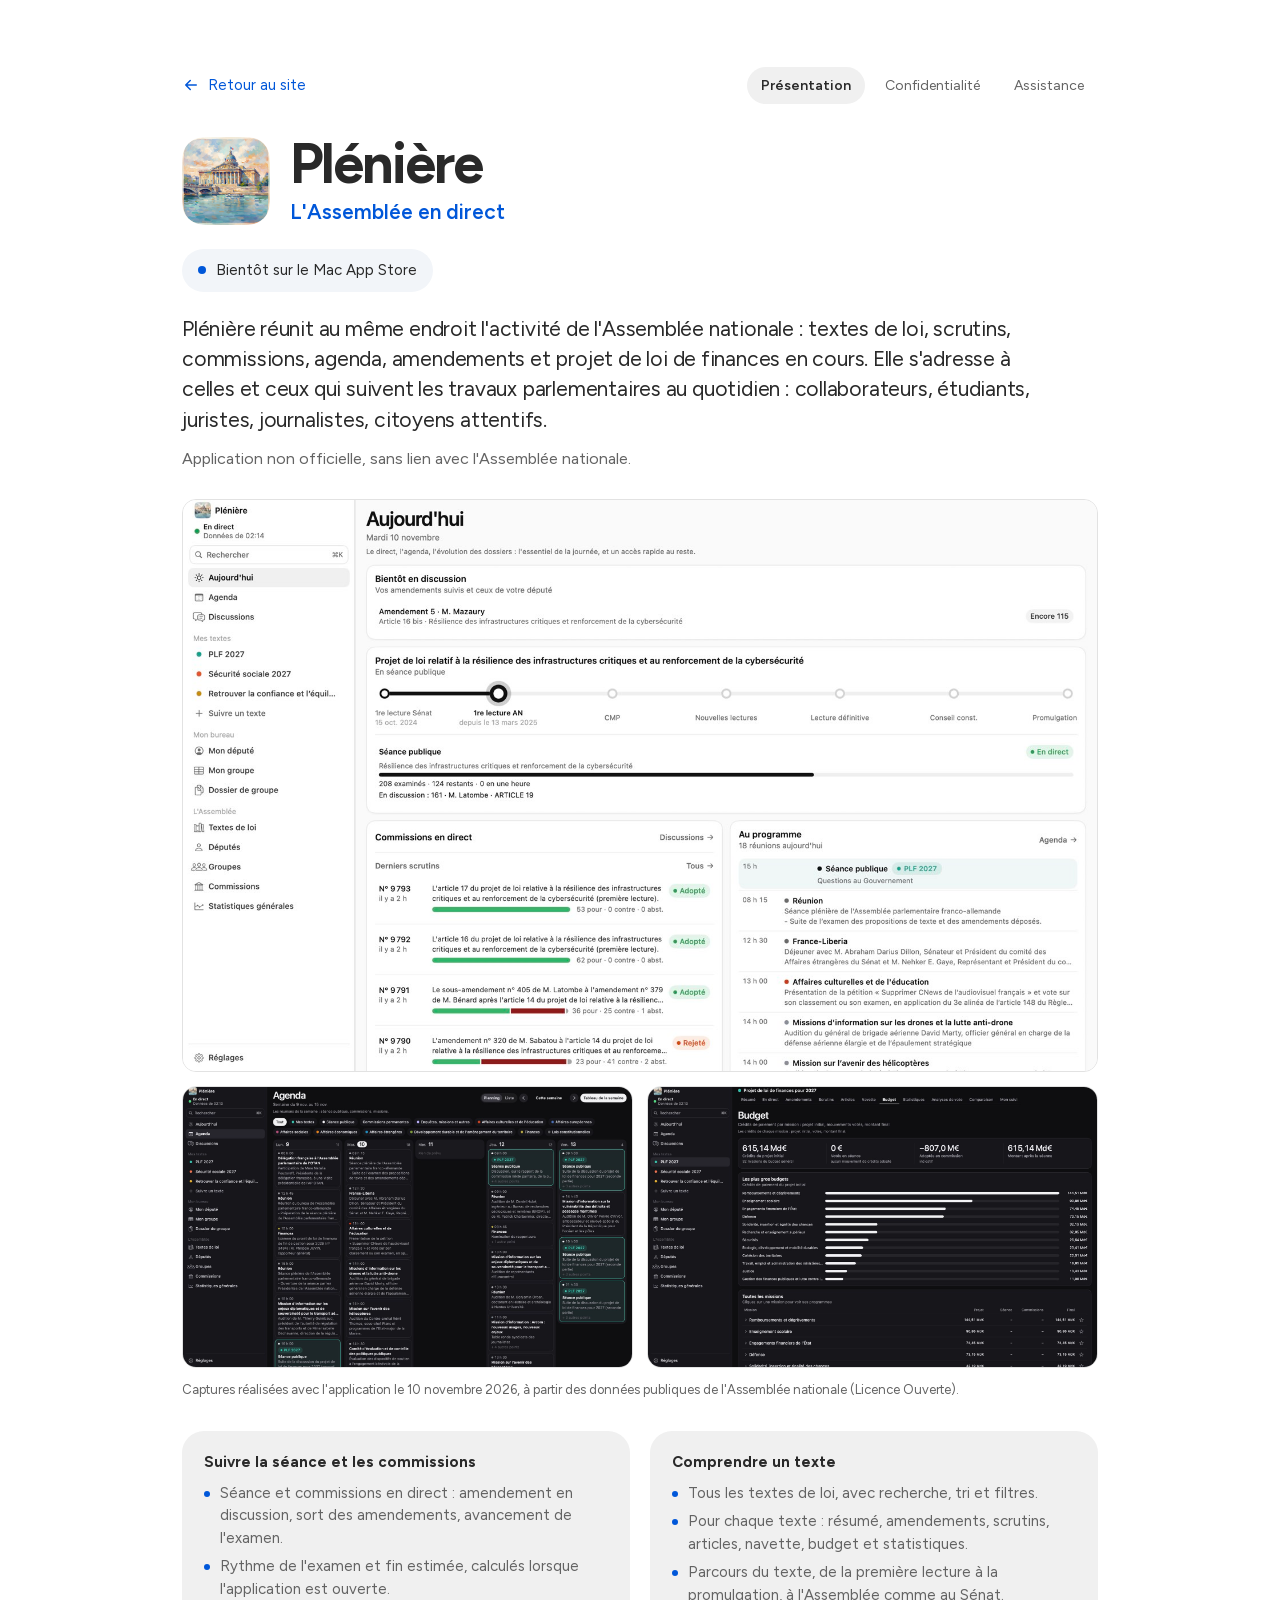
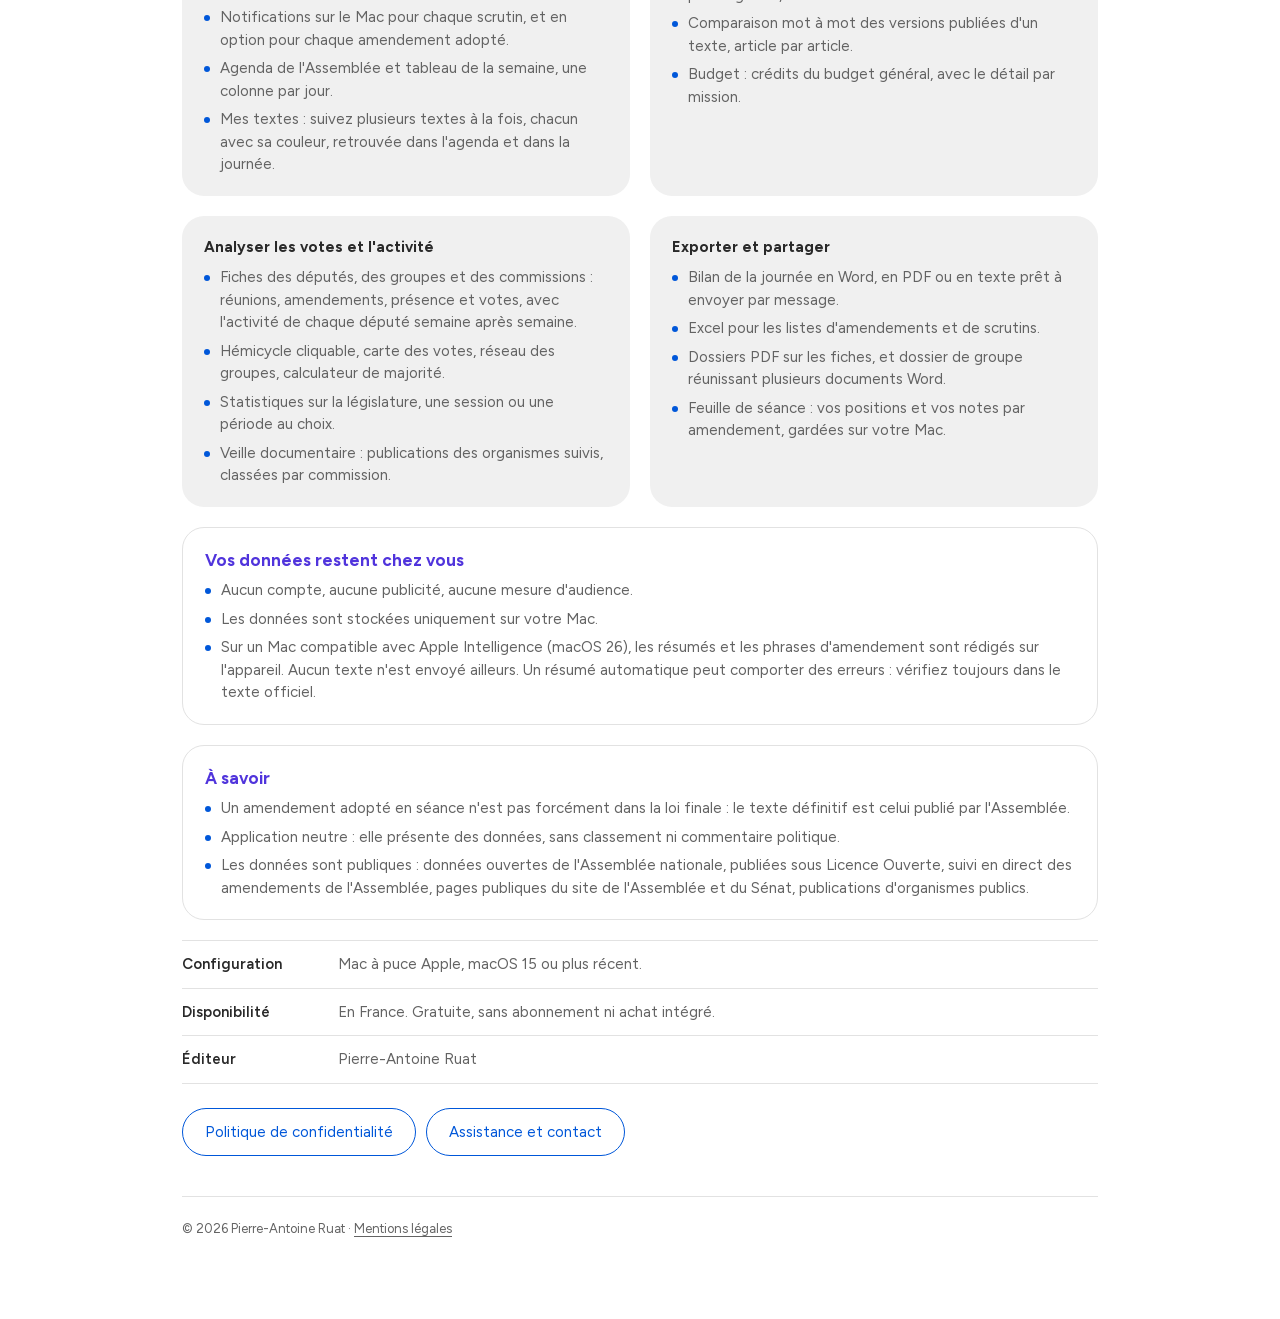
<file: pleniere/index.html>
<!doctype html>
<html lang="fr">
<head>
  <meta charset="utf-8">
  <meta name="viewport" content="width=device-width, initial-scale=1">
  <title>Plénière · L'Assemblée en direct</title>
  <meta name="description" content="Plénière, application Mac non officielle qui réunit l'activité de l'Assemblée nationale : textes de loi, scrutins, commissions, agenda, amendements et projet de loi de finances en cours. Bientôt sur le Mac App Store.">
  <link rel="canonical" href="https://parpar30.github.io/portfolio/pleniere/">
  <meta property="og:url" content="https://parpar30.github.io/portfolio/pleniere/">
  <meta property="og:type" content="website">
  <meta property="og:locale" content="fr_FR">
  <meta property="og:title" content="Plénière · L'Assemblée en direct">
  <meta property="og:description" content="Textes, scrutins, commissions, agenda et amendements de l'Assemblée, au même endroit. Application Mac non officielle, bientôt sur le Mac App Store.">
  <meta property="og:image" content="https://parpar30.github.io/portfolio/assets/img/pleniere-01-aujourdhui.jpg?v=3">
  <meta name="twitter:card" content="summary_large_image">
  <link rel="icon" href="../assets/icons/favicon-32.png" sizes="32x32" type="image/png">
  <link rel="apple-touch-icon" href="../assets/img/suivi-icone.png">
  <meta name="theme-color" content="#ffffff" media="(prefers-color-scheme: light)">
  <meta name="theme-color" content="#0f0f12" media="(prefers-color-scheme: dark)">
  <link rel="preload" href="../assets/fonts/figtree-latin.woff2" as="font" type="font/woff2" crossorigin>
  <link rel="stylesheet" href="../style.css?v=36">
  <script>try{const t=localStorage.getItem('theme');if(t)document.documentElement.dataset.theme=t}catch(e){}</script>
</head>
<body>
<main class="pl-page">
  <nav class="pl-nav" aria-label="Pages de Plénière">
    <a class="back" href="../">
      <svg viewBox="0 0 24 24" aria-hidden="true"><path d="M19 12H5M11 18l-6-6 6-6"/></svg>Retour au site
    </a>
    <ul>
      <li><a href="./" aria-current="page">Présentation</a></li>
      <li><a href="confidentialite.html">Confidentialité</a></li>
      <li><a href="assistance.html">Assistance</a></li>
    </ul>
  </nav>

  <header class="pl-head">
    <img src="../assets/img/suivi-icone.png" alt="">
    <div>
      <h1>Plénière</h1>
      <p>L'Assemblée en direct</p>
    </div>
  </header>

  <p class="pl-soon">Bientôt sur le Mac App Store</p>

  <p class="pl-intro">Plénière réunit au même endroit l'activité de l'Assemblée nationale : textes de loi, scrutins, commissions, agenda, amendements et projet de loi de finances en cours. Elle s'adresse à celles et ceux qui suivent les travaux parlementaires au quotidien : collaborateurs, étudiants, juristes, journalistes, citoyens attentifs.</p>
  <p class="pl-officiel">Application non officielle, sans lien avec l'Assemblée nationale.</p>

  <div class="gallery">
    <img src="../assets/img/pleniere-01-aujourdhui.jpg?v=3" width="1600" height="1000" alt="Aujourd'hui : la séance et les commissions en direct, les derniers scrutins et le programme de la journée">
    <img src="../assets/img/pleniere-02-agenda-nuit.jpg?v=3" width="1600" height="1000" alt="L'agenda de la semaine, une colonne par jour, en sombre" loading="lazy">
    <img src="../assets/img/pleniere-03-budget-nuit.jpg?v=3" width="1600" height="1000" alt="Le budget : les crédits du projet de loi de finances, avec le détail par mission, en sombre" loading="lazy">
  </div>
  <p class="note">Captures réalisées avec l'application le 10 novembre 2026, à partir des données publiques de l'Assemblée nationale (Licence Ouverte).</p>

  <div class="cols">
    <div><h3>Suivre la séance et les commissions</h3><ul>
      <li>Séance et commissions en direct : amendement en discussion, sort des amendements, avancement de l'examen.</li>
      <li>Rythme de l'examen et fin estimée, calculés lorsque l'application est ouverte.</li>
      <li>Notifications sur le Mac pour chaque scrutin, et en option pour chaque amendement adopté.</li>
      <li>Agenda de l'Assemblée et tableau de la semaine, une colonne par jour.</li>
      <li>Mes textes : suivez plusieurs textes à la fois, chacun avec sa couleur, retrouvée dans l'agenda et dans la journée.</li>
    </ul></div>
    <div><h3>Comprendre un texte</h3><ul>
      <li>Tous les textes de loi, avec recherche, tri et filtres.</li>
      <li>Pour chaque texte : résumé, amendements, scrutins, articles, navette, budget et statistiques.</li>
      <li>Parcours du texte, de la première lecture à la promulgation, à l'Assemblée comme au Sénat.</li>
      <li>Comparaison mot à mot des versions publiées d'un texte, article par article.</li>
      <li>Budget : crédits du budget général, avec le détail par mission.</li>
    </ul></div>
    <div><h3>Analyser les votes et l'activité</h3><ul>
      <li>Fiches des députés, des groupes et des commissions : réunions, amendements, présence et votes, avec l'activité de chaque député semaine après semaine.</li>
      <li>Hémicycle cliquable, carte des votes, réseau des groupes, calculateur de majorité.</li>
      <li>Statistiques sur la législature, une session ou une période au choix.</li>
      <li>Veille documentaire : publications des organismes suivis, classées par commission.</li>
    </ul></div>
    <div><h3>Exporter et partager</h3><ul>
      <li>Bilan de la journée en Word, en PDF ou en texte prêt à envoyer par message.</li>
      <li>Excel pour les listes d'amendements et de scrutins.</li>
      <li>Dossiers PDF sur les fiches, et dossier de groupe réunissant plusieurs documents Word.</li>
      <li>Feuille de séance : vos positions et vos notes par amendement, gardées sur votre Mac.</li>
    </ul></div>
  </div>

  <div class="proof">
    <h3>Vos données restent chez vous</h3>
    <ul>
      <li>Aucun compte, aucune publicité, aucune mesure d'audience.</li>
      <li>Les données sont stockées uniquement sur votre Mac.</li>
      <li>Sur un Mac compatible avec Apple Intelligence (macOS 26), les résumés et les phrases d'amendement sont rédigés sur l'appareil. Aucun texte n'est envoyé ailleurs. Un résumé automatique peut comporter des erreurs : vérifiez toujours dans le texte officiel.</li>
    </ul>
  </div>

  <div class="proof">
    <h3>À savoir</h3>
    <ul>
      <li>Un amendement adopté en séance n'est pas forcément dans la loi finale : le texte définitif est celui publié par l'Assemblée.</li>
      <li>Application neutre : elle présente des données, sans classement ni commentaire politique.</li>
      <li>Les données sont publiques : données ouvertes de l'Assemblée nationale, publiées sous Licence Ouverte, suivi en direct des amendements de l'Assemblée, pages publiques du site de l'Assemblée et du Sénat, publications d'organismes publics.</li>
    </ul>
  </div>

  <dl class="facts">
    <div><dt>Configuration</dt><dd>Mac à puce Apple, macOS 15 ou plus récent.</dd></div>
    <div><dt>Disponibilité</dt><dd>En France. Gratuite, sans abonnement ni achat intégré.</dd></div>
    <div><dt>Éditeur</dt><dd>Pierre-Antoine Ruat</dd></div>
  </dl>

  <div class="pl-liens">
    <a class="pill-link" href="confidentialite.html">Politique de confidentialité</a>
    <a class="pill-link" href="assistance.html">Assistance et contact</a>
  </div>

  <footer class="pl-foot">
    <p class="copy">© 2026 Pierre-Antoine Ruat · <a href="../mentions-legales.html">Mentions légales</a></p>
  </footer>
</main>
</body>
</html>
</file>
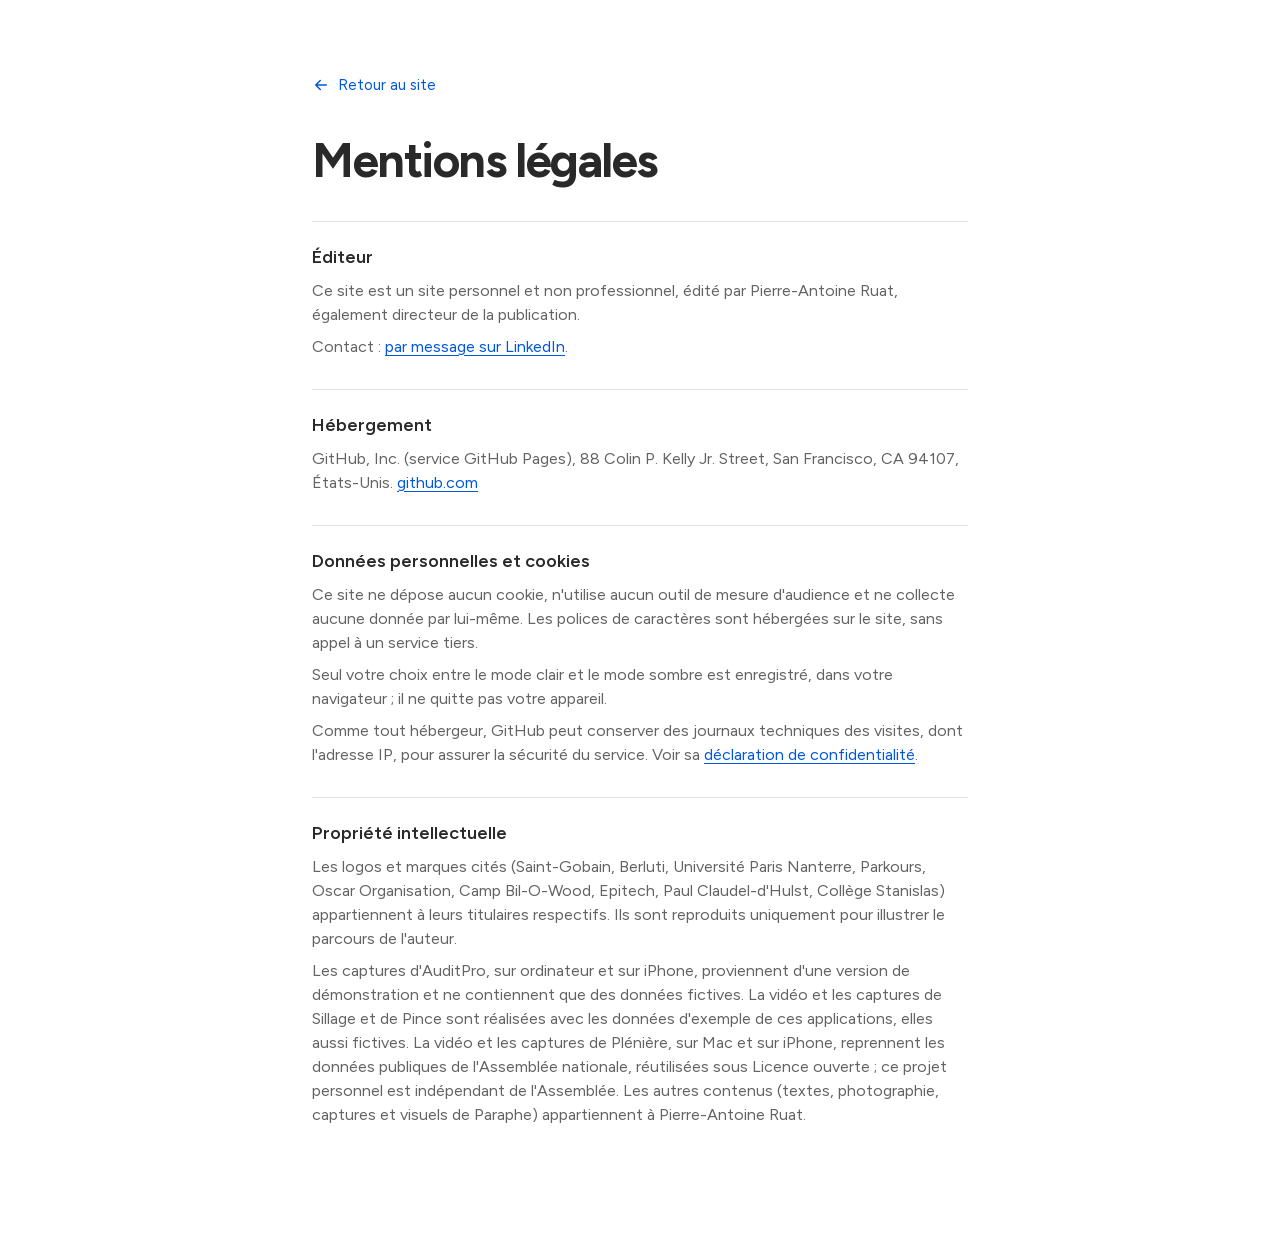
<file: mentions-legales.html>
<!doctype html>
<html lang="fr">
<head>
  <meta charset="utf-8">
  <meta name="viewport" content="width=device-width, initial-scale=1">
  <title>Mentions légales · Pierre-Antoine Ruat</title>
  <meta name="robots" content="noindex">
  <link rel="icon" href="assets/icons/favicon-32.png" sizes="32x32" type="image/png">
  <link rel="icon" href="assets/icons/icon-192.png" sizes="192x192" type="image/png">
  <link rel="apple-touch-icon" href="assets/icons/apple-touch-icon.png">
  <link rel="manifest" href="site.webmanifest">
  <meta name="apple-mobile-web-app-title" content="P-A Ruat">
  <meta name="theme-color" content="#ffffff" media="(prefers-color-scheme: light)">
  <meta name="theme-color" content="#0f0f12" media="(prefers-color-scheme: dark)">
  <link rel="preload" href="assets/fonts/figtree-latin.woff2" as="font" type="font/woff2" crossorigin>
  <link rel="stylesheet" href="style.css?v=36">
  <script>try{const t=localStorage.getItem('theme');if(t)document.documentElement.dataset.theme=t}catch(e){}</script>
</head>
<body>
<main class="legal">
  <a class="back" href="./">
    <svg viewBox="0 0 24 24" aria-hidden="true"><path d="M19 12H5M11 18l-6-6 6-6"/></svg>Retour au site
  </a>
  <h1>Mentions légales</h1>

  <section>
    <h2>Éditeur</h2>
    <p>Ce site est un site personnel et non professionnel, édité par Pierre-Antoine Ruat, également directeur de la publication.</p>
    <p>Contact : <a href="https://www.linkedin.com/in/pierre-antoine-ruat-6a8a55251/" target="_blank" rel="noopener">par message sur LinkedIn</a>.</p>
  </section>

  <section>
    <h2>Hébergement</h2>
    <p>GitHub, Inc. (service GitHub Pages), 88 Colin P. Kelly Jr. Street, San Francisco, CA 94107, États-Unis. <a href="https://github.com" target="_blank" rel="noopener">github.com</a></p>
  </section>

  <section>
    <h2>Données personnelles et cookies</h2>
    <p>Ce site ne dépose aucun cookie, n'utilise aucun outil de mesure d'audience et ne collecte aucune donnée par lui-même. Les polices de caractères sont hébergées sur le site, sans appel à un service tiers.</p>
    <p>Seul votre choix entre le mode clair et le mode sombre est enregistré, dans votre navigateur ; il ne quitte pas votre appareil.</p>
    <p>Comme tout hébergeur, GitHub peut conserver des journaux techniques des visites, dont l'adresse IP, pour assurer la sécurité du service. Voir sa <a href="https://docs.github.com/fr/site-policy/privacy-policies/github-general-privacy-statement" target="_blank" rel="noopener">déclaration de confidentialité</a>.</p>
  </section>

  <section>
    <h2>Propriété intellectuelle</h2>
    <p>Les logos et marques cités (Saint-Gobain, Berluti, Université Paris Nanterre, Parkours, Oscar Organisation, Camp Bil-O-Wood, Epitech, Paul Claudel-d'Hulst, Collège Stanislas) appartiennent à leurs titulaires respectifs. Ils sont reproduits uniquement pour illustrer le parcours de l'auteur.</p>
    <p>Les captures d'AuditPro, sur ordinateur et sur iPhone, proviennent d'une version de démonstration et ne contiennent que des données fictives. La vidéo et les captures de Sillage et de Pince sont réalisées avec les données d'exemple de ces applications, elles aussi fictives. La vidéo et les captures de Plénière, sur Mac et sur iPhone, reprennent les données publiques de l'Assemblée nationale, réutilisées sous Licence ouverte ; ce projet personnel est indépendant de l'Assemblée. Les autres contenus (textes, photographie, captures et visuels de Paraphe) appartiennent à Pierre-Antoine Ruat.</p>
  </section>
</main>
</body>
</html>
</file>
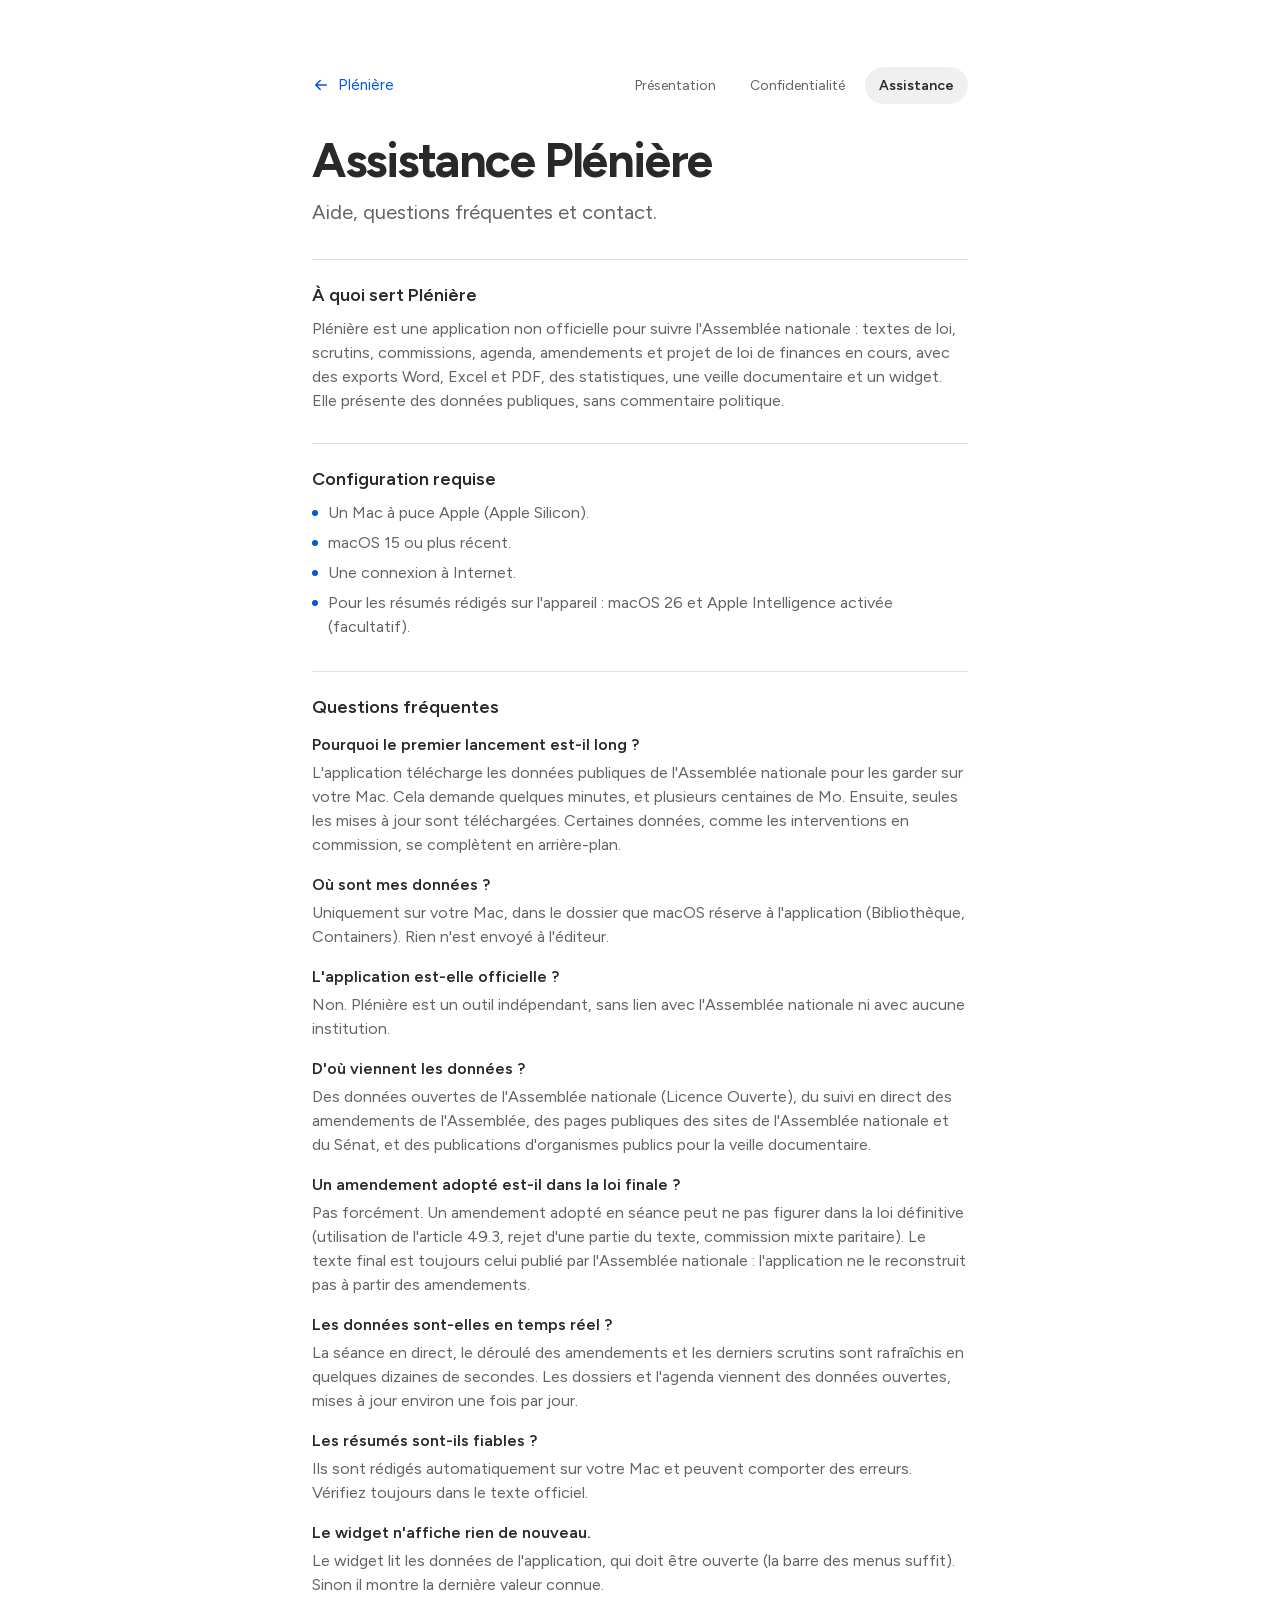
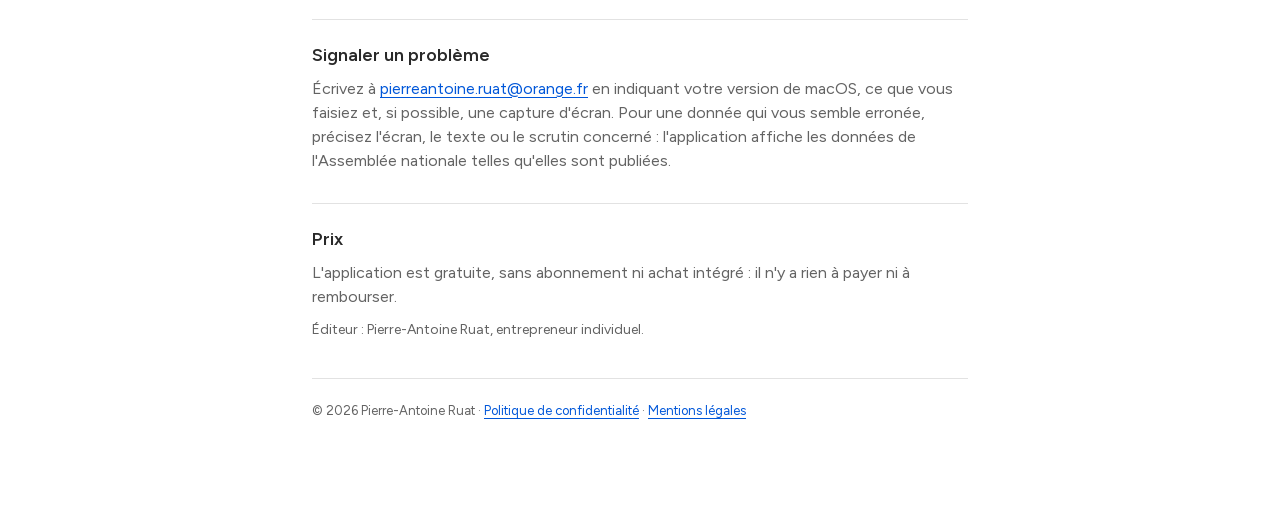
<file: pleniere/assistance.html>
<!doctype html>
<html lang="fr">
<head>
  <meta charset="utf-8">
  <meta name="viewport" content="width=device-width, initial-scale=1">
  <title>Assistance Plénière</title>
  <meta name="description" content="Assistance de Plénière, application Mac pour suivre l'Assemblée nationale : configuration requise, questions fréquentes et contact.">
  <link rel="canonical" href="https://parpar30.github.io/portfolio/pleniere/assistance.html">
  <link rel="icon" href="../assets/icons/favicon-32.png" sizes="32x32" type="image/png">
  <link rel="apple-touch-icon" href="../assets/img/suivi-icone.png">
  <meta name="theme-color" content="#ffffff" media="(prefers-color-scheme: light)">
  <meta name="theme-color" content="#0f0f12" media="(prefers-color-scheme: dark)">
  <link rel="preload" href="../assets/fonts/figtree-latin.woff2" as="font" type="font/woff2" crossorigin>
  <link rel="stylesheet" href="../style.css?v=36">
  <script>try{const t=localStorage.getItem('theme');if(t)document.documentElement.dataset.theme=t}catch(e){}</script>
</head>
<body>
<main class="legal">
  <nav class="pl-nav" aria-label="Pages de Plénière">
    <a class="back" href="./">
      <svg viewBox="0 0 24 24" aria-hidden="true"><path d="M19 12H5M11 18l-6-6 6-6"/></svg>Plénière
    </a>
    <ul>
      <li><a href="./">Présentation</a></li>
      <li><a href="confidentialite.html">Confidentialité</a></li>
      <li><a href="assistance.html" aria-current="page">Assistance</a></li>
    </ul>
  </nav>

  <h1>Assistance Plénière</h1>
  <p class="pl-sub">Aide, questions fréquentes et contact.</p>

  <section>
    <h2>À quoi sert Plénière</h2>
    <p>Plénière est une application non officielle pour suivre l'Assemblée nationale : textes de loi, scrutins, commissions, agenda, amendements et projet de loi de finances en cours, avec des exports Word, Excel et PDF, des statistiques, une veille documentaire et un widget. Elle présente des données publiques, sans commentaire politique.</p>
  </section>

  <section>
    <h2>Configuration requise</h2>
    <ul>
      <li>Un Mac à puce Apple (Apple Silicon).</li>
      <li>macOS 15 ou plus récent.</li>
      <li>Une connexion à Internet.</li>
      <li>Pour les résumés rédigés sur l'appareil : macOS 26 et Apple Intelligence activée (facultatif).</li>
    </ul>
  </section>

  <section>
    <h2>Questions fréquentes</h2>
    <dl>
      <dt>Pourquoi le premier lancement est-il long ?</dt>
      <dd>L'application télécharge les données publiques de l'Assemblée nationale pour les garder sur votre Mac. Cela demande quelques minutes, et plusieurs centaines de Mo. Ensuite, seules les mises à jour sont téléchargées. Certaines données, comme les interventions en commission, se complètent en arrière-plan.</dd>
      <dt>Où sont mes données ?</dt>
      <dd>Uniquement sur votre Mac, dans le dossier que macOS réserve à l'application (Bibliothèque, Containers). Rien n'est envoyé à l'éditeur.</dd>
      <dt>L'application est-elle officielle ?</dt>
      <dd>Non. Plénière est un outil indépendant, sans lien avec l'Assemblée nationale ni avec aucune institution.</dd>
      <dt>D'où viennent les données ?</dt>
      <dd>Des données ouvertes de l'Assemblée nationale (Licence Ouverte), du suivi en direct des amendements de l'Assemblée, des pages publiques des sites de l'Assemblée nationale et du Sénat, et des publications d'organismes publics pour la veille documentaire.</dd>
      <dt>Un amendement adopté est-il dans la loi finale ?</dt>
      <dd>Pas forcément. Un amendement adopté en séance peut ne pas figurer dans la loi définitive (utilisation de l'article 49.3, rejet d'une partie du texte, commission mixte paritaire). Le texte final est toujours celui publié par l'Assemblée nationale : l'application ne le reconstruit pas à partir des amendements.</dd>
      <dt>Les données sont-elles en temps réel ?</dt>
      <dd>La séance en direct, le déroulé des amendements et les derniers scrutins sont rafraîchis en quelques dizaines de secondes. Les dossiers et l'agenda viennent des données ouvertes, mises à jour environ une fois par jour.</dd>
      <dt>Les résumés sont-ils fiables ?</dt>
      <dd>Ils sont rédigés automatiquement sur votre Mac et peuvent comporter des erreurs. Vérifiez toujours dans le texte officiel.</dd>
      <dt>Le widget n'affiche rien de nouveau.</dt>
      <dd>Le widget lit les données de l'application, qui doit être ouverte (la barre des menus suffit). Sinon il montre la dernière valeur connue.</dd>
    </dl>
  </section>

  <section>
    <h2>Signaler un problème</h2>
    <p>Écrivez à <a href="mailto:pierreantoine.ruat@orange.fr">pierreantoine.ruat@orange.fr</a> en indiquant votre version de macOS, ce que vous faisiez et, si possible, une capture d'écran. Pour une donnée qui vous semble erronée, précisez l'écran, le texte ou le scrutin concerné : l'application affiche les données de l'Assemblée nationale telles qu'elles sont publiées.</p>
  </section>

  <section>
    <h2>Prix</h2>
    <p>L'application est gratuite, sans abonnement ni achat intégré : il n'y a rien à payer ni à rembourser.</p>
    <p class="pl-date">Éditeur : Pierre-Antoine Ruat, entrepreneur individuel.</p>
  </section>

  <footer class="pl-foot">
    <p class="copy">© 2026 Pierre-Antoine Ruat · <a href="confidentialite.html">Politique de confidentialité</a> · <a href="../mentions-legales.html">Mentions légales</a></p>
  </footer>
</main>
</body>
</html>
</file>
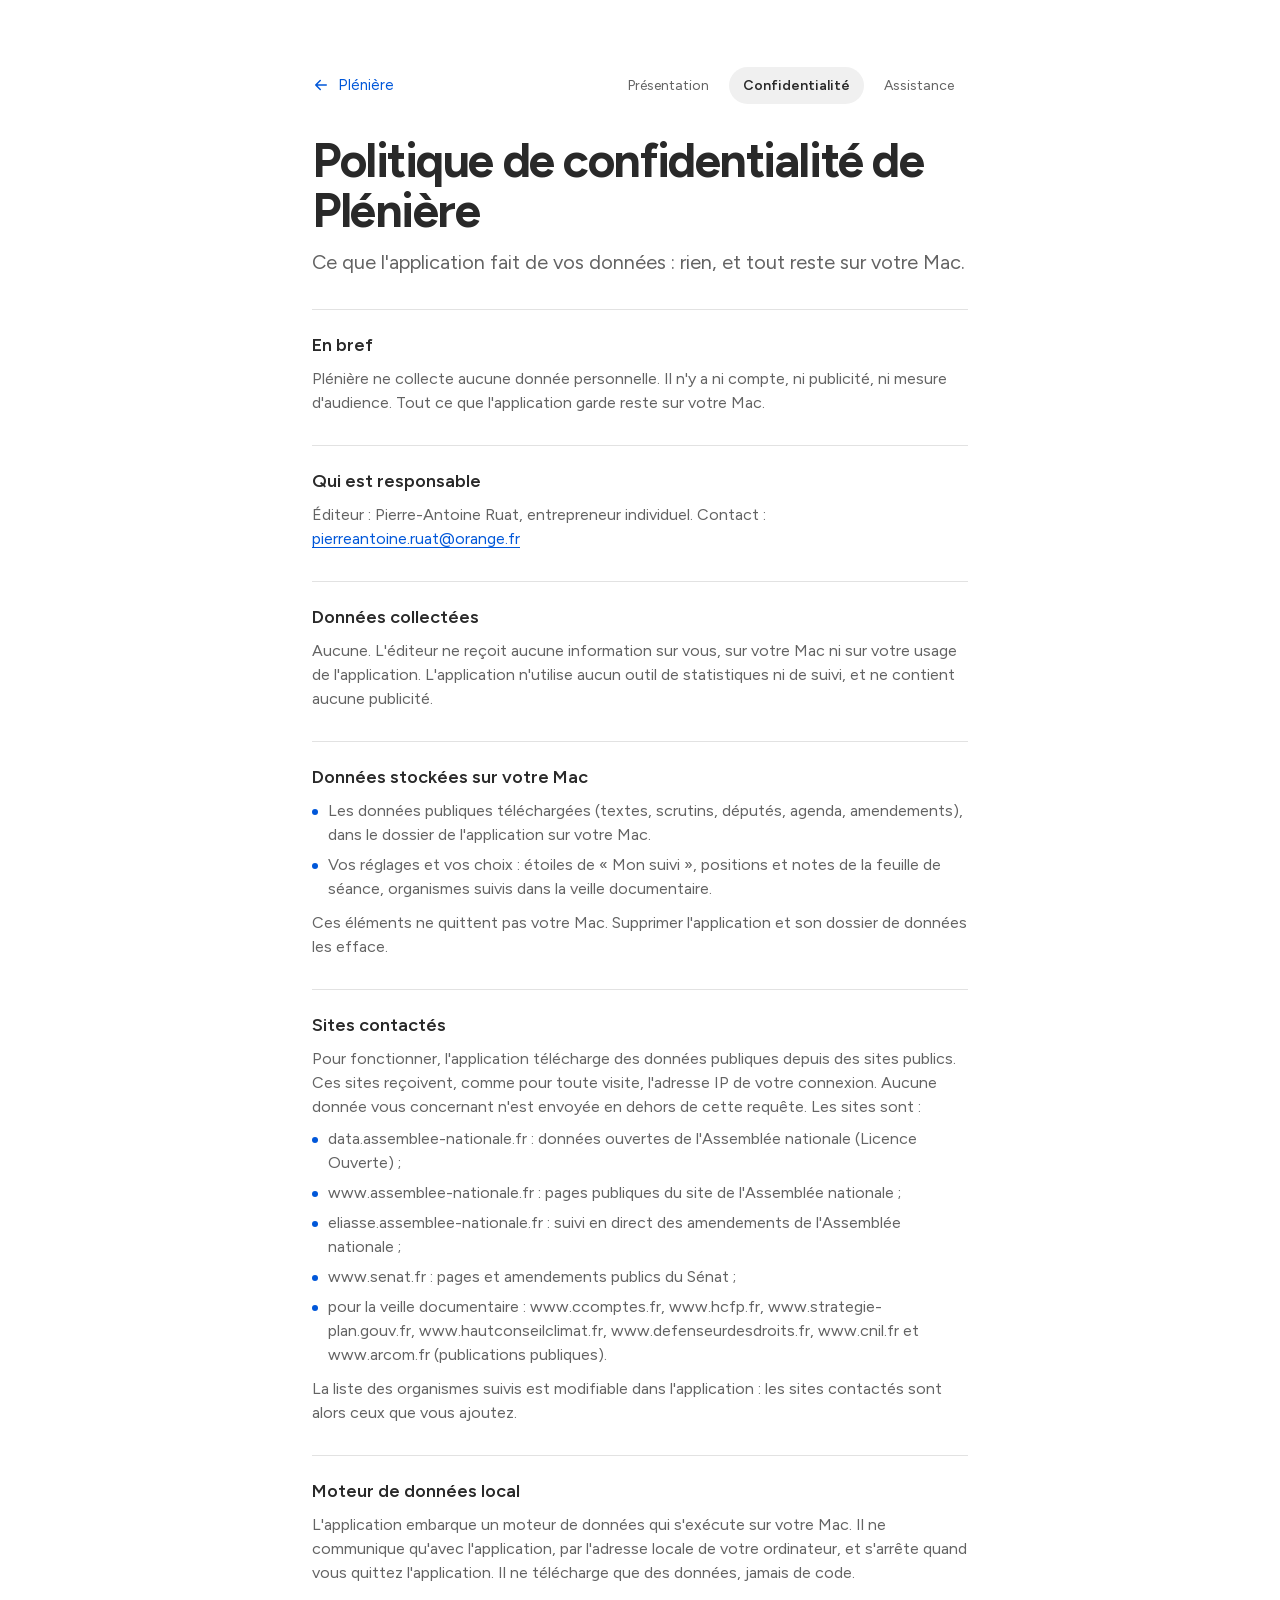
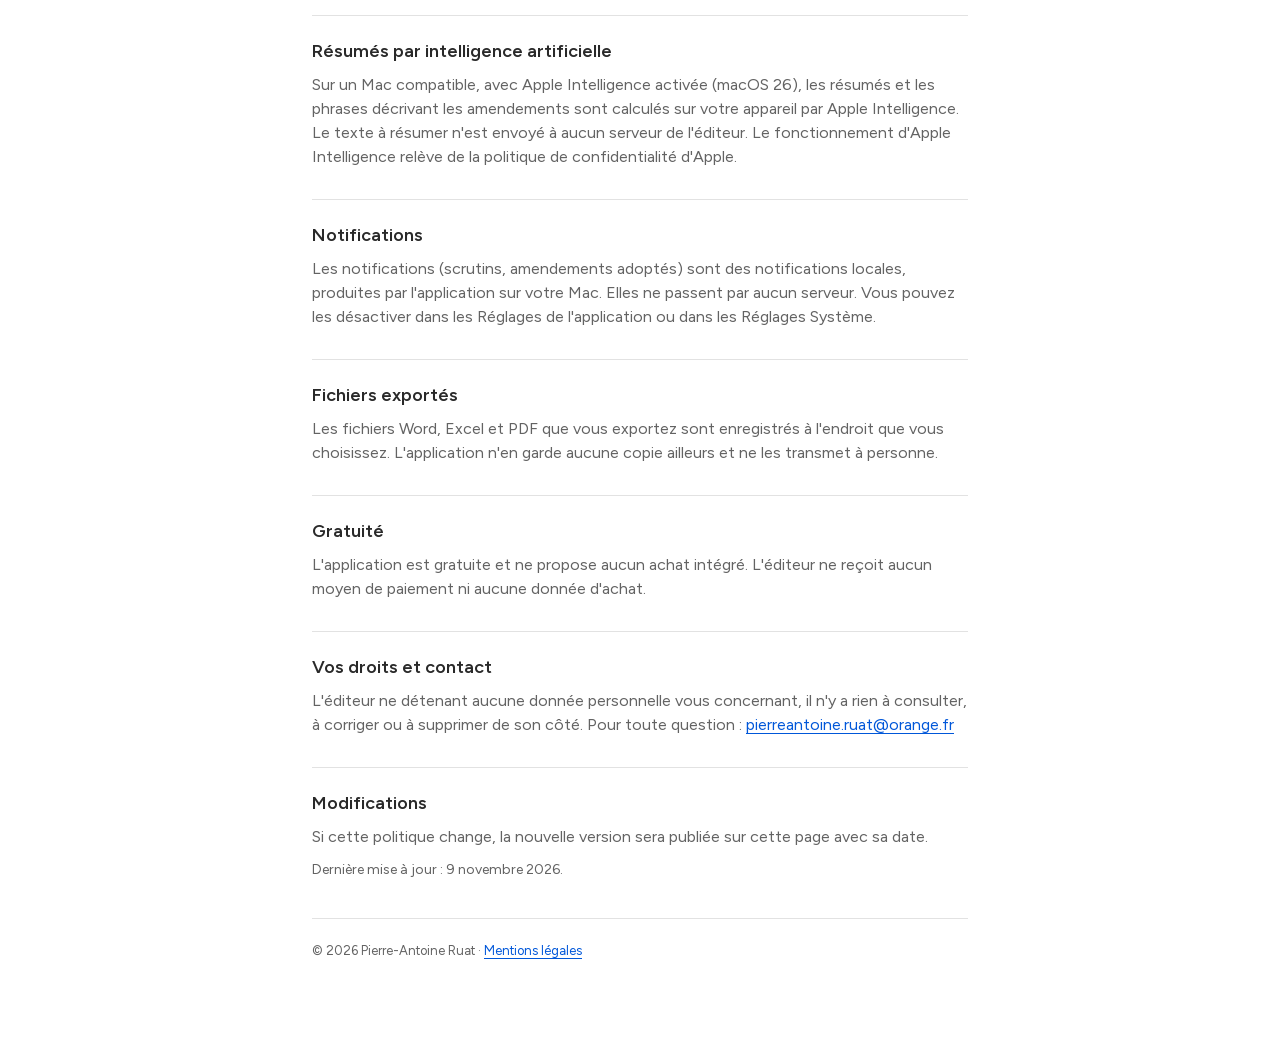
<file: pleniere/confidentialite.html>
<!doctype html>
<html lang="fr">
<head>
  <meta charset="utf-8">
  <meta name="viewport" content="width=device-width, initial-scale=1">
  <title>Politique de confidentialité de Plénière</title>
  <meta name="description" content="Politique de confidentialité de Plénière, application Mac pour suivre l'Assemblée nationale : aucune donnée personnelle collectée, tout reste sur votre Mac.">
  <link rel="canonical" href="https://parpar30.github.io/portfolio/pleniere/confidentialite.html">
  <link rel="icon" href="../assets/icons/favicon-32.png" sizes="32x32" type="image/png">
  <link rel="apple-touch-icon" href="../assets/img/suivi-icone.png">
  <meta name="theme-color" content="#ffffff" media="(prefers-color-scheme: light)">
  <meta name="theme-color" content="#0f0f12" media="(prefers-color-scheme: dark)">
  <link rel="preload" href="../assets/fonts/figtree-latin.woff2" as="font" type="font/woff2" crossorigin>
  <link rel="stylesheet" href="../style.css?v=36">
  <script>try{const t=localStorage.getItem('theme');if(t)document.documentElement.dataset.theme=t}catch(e){}</script>
</head>
<body>
<main class="legal">
  <nav class="pl-nav" aria-label="Pages de Plénière">
    <a class="back" href="./">
      <svg viewBox="0 0 24 24" aria-hidden="true"><path d="M19 12H5M11 18l-6-6 6-6"/></svg>Plénière
    </a>
    <ul>
      <li><a href="./">Présentation</a></li>
      <li><a href="confidentialite.html" aria-current="page">Confidentialité</a></li>
      <li><a href="assistance.html">Assistance</a></li>
    </ul>
  </nav>

  <h1>Politique de confidentialité de Plénière</h1>
  <p class="pl-sub">Ce que l'application fait de vos données : rien, et tout reste sur votre Mac.</p>

  <section>
    <h2>En bref</h2>
    <p>Plénière ne collecte aucune donnée personnelle. Il n'y a ni compte, ni publicité, ni mesure d'audience. Tout ce que l'application garde reste sur votre Mac.</p>
  </section>

  <section>
    <h2>Qui est responsable</h2>
    <p>Éditeur : Pierre-Antoine Ruat, entrepreneur individuel. Contact : <a href="mailto:pierreantoine.ruat@orange.fr">pierreantoine.ruat@orange.fr</a></p>
  </section>

  <section>
    <h2>Données collectées</h2>
    <p>Aucune. L'éditeur ne reçoit aucune information sur vous, sur votre Mac ni sur votre usage de l'application. L'application n'utilise aucun outil de statistiques ni de suivi, et ne contient aucune publicité.</p>
  </section>

  <section>
    <h2>Données stockées sur votre Mac</h2>
    <ul>
      <li>Les données publiques téléchargées (textes, scrutins, députés, agenda, amendements), dans le dossier de l'application sur votre Mac.</li>
      <li>Vos réglages et vos choix : étoiles de « Mon suivi », positions et notes de la feuille de séance, organismes suivis dans la veille documentaire.</li>
    </ul>
    <p>Ces éléments ne quittent pas votre Mac. Supprimer l'application et son dossier de données les efface.</p>
  </section>

  <section>
    <h2>Sites contactés</h2>
    <p>Pour fonctionner, l'application télécharge des données publiques depuis des sites publics. Ces sites reçoivent, comme pour toute visite, l'adresse IP de votre connexion. Aucune donnée vous concernant n'est envoyée en dehors de cette requête. Les sites sont :</p>
    <ul>
      <li>data.assemblee-nationale.fr : données ouvertes de l'Assemblée nationale (Licence Ouverte) ;</li>
      <li>www.assemblee-nationale.fr : pages publiques du site de l'Assemblée nationale ;</li>
      <li>eliasse.assemblee-nationale.fr : suivi en direct des amendements de l'Assemblée nationale ;</li>
      <li>www.senat.fr : pages et amendements publics du Sénat ;</li>
      <li>pour la veille documentaire : www.ccomptes.fr, www.hcfp.fr, www.strategie-plan.gouv.fr, www.hautconseilclimat.fr, www.defenseurdesdroits.fr, www.cnil.fr et www.arcom.fr (publications publiques).</li>
    </ul>
    <p>La liste des organismes suivis est modifiable dans l'application : les sites contactés sont alors ceux que vous ajoutez.</p>
  </section>

  <section>
    <h2>Moteur de données local</h2>
    <p>L'application embarque un moteur de données qui s'exécute sur votre Mac. Il ne communique qu'avec l'application, par l'adresse locale de votre ordinateur, et s'arrête quand vous quittez l'application. Il ne télécharge que des données, jamais de code.</p>
  </section>

  <section>
    <h2>Résumés par intelligence artificielle</h2>
    <p>Sur un Mac compatible, avec Apple Intelligence activée (macOS 26), les résumés et les phrases décrivant les amendements sont calculés sur votre appareil par Apple Intelligence. Le texte à résumer n'est envoyé à aucun serveur de l'éditeur. Le fonctionnement d'Apple Intelligence relève de la politique de confidentialité d'Apple.</p>
  </section>

  <section>
    <h2>Notifications</h2>
    <p>Les notifications (scrutins, amendements adoptés) sont des notifications locales, produites par l'application sur votre Mac. Elles ne passent par aucun serveur. Vous pouvez les désactiver dans les Réglages de l'application ou dans les Réglages Système.</p>
  </section>

  <section>
    <h2>Fichiers exportés</h2>
    <p>Les fichiers Word, Excel et PDF que vous exportez sont enregistrés à l'endroit que vous choisissez. L'application n'en garde aucune copie ailleurs et ne les transmet à personne.</p>
  </section>

  <section>
    <h2>Gratuité</h2>
    <p>L'application est gratuite et ne propose aucun achat intégré. L'éditeur ne reçoit aucun moyen de paiement ni aucune donnée d'achat.</p>
  </section>

  <section>
    <h2>Vos droits et contact</h2>
    <p>L'éditeur ne détenant aucune donnée personnelle vous concernant, il n'y a rien à consulter, à corriger ou à supprimer de son côté. Pour toute question : <a href="mailto:pierreantoine.ruat@orange.fr">pierreantoine.ruat@orange.fr</a></p>
  </section>

  <section>
    <h2>Modifications</h2>
    <p>Si cette politique change, la nouvelle version sera publiée sur cette page avec sa date.</p>
    <p class="pl-date">Dernière mise à jour : 9 novembre 2026.</p>
  </section>

  <footer class="pl-foot">
    <p class="copy">© 2026 Pierre-Antoine Ruat · <a href="../mentions-legales.html">Mentions légales</a></p>
  </footer>
</main>
</body>
</html>
</file>
<file: style.css>
@font-face{
  font-family:Figtree;font-style:normal;font-weight:400 700;font-display:swap;
  src:url(assets/fonts/figtree-latin-ext.woff2) format("woff2");
  unicode-range:U+0100-02BA,U+02BD-02C5,U+02C7-02CC,U+02CE-02D7,U+02DD-02FF,U+0304,U+0308,U+0329,U+1D00-1DBF,U+1E00-1E9F,U+1EF2-1EFF,U+2020,U+20A0-20AB,U+20AD-20C4,U+2113,U+2C60-2C7F,U+A720-A7FF;
}
@font-face{
  font-family:Figtree;font-style:normal;font-weight:400 700;font-display:swap;
  src:url(assets/fonts/figtree-latin.woff2) format("woff2");
  unicode-range:U+0000-00FF,U+0131,U+0152-0153,U+02BB-02BC,U+02C6,U+02DA,U+02DC,U+0304,U+0308,U+0329,U+2000-206F,U+20AC,U+2122,U+2191,U+2193,U+2212,U+2215,U+FEFF,U+FFFD;
}

:root{
  --bg:#ffffff;
  --text:#292929;
  --muted:#636363;
  --soft:#f0f0f0;
  --bar:#f2f5f9;
  --line:#e2e2e2;
  --accent:#0057d9;        /* liens, puces, accents (5,5:1 sur blanc) */
  --accent-strong:#0057d9; /* fond du bouton principal, texte blanc */
  --accent-hover:#0047b3;
  --brand-violet:#5034DC;
  --tile-radius:clamp(28px,5vw,64px);
  --page:1180px;           /* largeur du contenu, élargie sur les grands écrans */
  --ease:cubic-bezier(.22,1,.36,1);
  --ease-tt:cubic-bezier(.32,.72,0,1); /* courbe des boutons, reprise du site de Paraphe */
  color-scheme:light;
}
@media (prefers-color-scheme:dark){
  :root:not([data-theme="light"]){
    --bg:#0f0f12;--text:#ececef;--muted:#a3a3ad;--soft:#1b1b20;--bar:#18181d;--line:#2c2c33;
    --accent:#7fb0ff;--brand-violet:#a596ff;color-scheme:dark;
  }
}
:root[data-theme="dark"]{
  --bg:#0f0f12;--text:#ececef;--muted:#a3a3ad;--soft:#1b1b20;--bar:#18181d;--line:#2c2c33;
  --accent:#7fb0ff;--brand-violet:#a596ff;color-scheme:dark;
}

*{box-sizing:border-box;margin:0;padding:0}
html{scroll-behavior:smooth;scroll-padding-top:90px}
body{
  font-family:Figtree,system-ui,-apple-system,"Segoe UI",sans-serif;
  background:var(--bg);color:var(--text);
  font-size:16px;line-height:1.5;
  -webkit-font-smoothing:antialiased;
  transition:background .5s var(--ease),color .5s var(--ease);
  overflow-x:hidden;
}
::selection{background:color-mix(in srgb,var(--accent) 22%,transparent);color:var(--text)}
:focus-visible{outline:2px solid var(--accent);outline-offset:3px;border-radius:8px}
.tile:focus-visible,.bar:focus-visible{outline-offset:4px;border-radius:var(--tile-radius)}
.bar:focus-visible{border-radius:99px}
img{display:block;max-width:100%}
a{color:inherit;text-decoration:none}
button{font:inherit;color:inherit;background:none;border:0;cursor:pointer;text-align:left}
.sr-only{position:absolute;width:1px;height:1px;overflow:hidden;clip:rect(0 0 0 0)}
main{max-width:var(--page);margin:0 auto;padding:0 clamp(16px,3vw,32px)}

/* ---------- En-tête ---------- */
.top{
  position:sticky;top:0;z-index:50;
  display:grid;grid-template-columns:1fr auto 1fr;align-items:center;
  max-width:var(--page);margin:0 auto;padding:16px clamp(16px,3vw,32px);
  background:color-mix(in srgb,var(--bg) 88%,transparent);
  backdrop-filter:blur(14px);-webkit-backdrop-filter:blur(14px);
  animation:drop .9s var(--ease) both;
}
.top-left{display:flex;align-items:center;gap:12px;min-width:0}
.hello{color:var(--accent);font-size:15px;white-space:nowrap;padding:10px 0}
.hello strong{font-weight:600}
.badge{
  display:inline-flex;align-items:center;gap:6px;
  font-size:12px;padding:5px 10px;border:1px solid var(--line);border-radius:99px;white-space:nowrap;
}
.badge svg{width:14px;height:14px;fill:none;stroke:currentColor;stroke-width:1.6}
.theme-dot{width:44px;height:44px;display:grid;place-items:center;border-radius:50%}
.theme-dot span{
  width:22px;height:22px;border-radius:50%;background:var(--soft);
  display:grid;place-items:center;transition:transform .4s var(--ease);
}
.theme-dot span::after{content:"";width:8px;height:8px;border-radius:50%;background:var(--muted);transition:background .5s var(--ease)}
.theme-dot:hover span{transform:scale(1.2)}
:root[data-theme="dark"] .theme-dot span::after{background:#ffd76a}
@media (prefers-color-scheme:dark){:root:not([data-theme="light"]) .theme-dot span::after{background:#ffd76a}}
.top-right{display:flex;justify-content:flex-end;align-items:center;gap:clamp(12px,2.4vw,28px)}
.nav-link{font-size:15px;color:var(--muted);transition:color .3s;padding:10px 0}
.nav-link:hover,.nav-link.active{color:var(--text)}
.cta{
  display:inline-flex;align-items:center;gap:8px;
  background:var(--accent-strong);color:#fff;
  padding:14px 22px;border-radius:99px;font-size:14px;font-weight:500;white-space:nowrap;
  box-shadow:0 6px 16px -8px rgba(0,0,0,.35);
  transition:transform .35s var(--ease),background .3s,box-shadow .35s var(--ease);
}
.cta:hover{background:var(--accent-hover);transform:translateY(-2px);box-shadow:0 12px 22px -10px rgba(0,0,0,.4)}

/* ---------- Accueil ---------- */
.hero{
  display:grid;grid-template-columns:minmax(0,.82fr) minmax(0,1.18fr);gap:32px;align-items:center;
  padding:40px 0 clamp(40px,6vw,72px);min-height:min(78vh,620px);
}
.avatar{width:58px;height:58px;border-radius:16px;overflow:hidden;background:var(--soft)}
.avatar img{width:100%;height:100%;object-fit:cover;object-position:50% 20%}
.hero-name{font-size:clamp(38px,3.6vw,52px);font-weight:700;line-height:1.02;letter-spacing:-.035em;margin:22px 0 18px;opacity:0;animation:rise .9s var(--ease) .15s forwards}
.hero-role{display:block;font-size:clamp(16px,1.6vw,19px);font-weight:600;letter-spacing:-.005em;color:var(--accent);margin-top:12px}
.intro{font-size:clamp(18px,1.8vw,21px);font-weight:400;line-height:1.4;letter-spacing:-.01em;margin:0 0 26px;max-width:470px;text-wrap:pretty}
.intro .w{display:inline-block;opacity:0;transform:translateY(12px);filter:blur(4px);animation:word .8s var(--ease) forwards}
.bubble{width:20px;height:20px;fill:#9fb3d9;vertical-align:-2px;margin-right:6px}
.logos{display:flex;gap:clamp(18px,3vw,38px);list-style:none;align-items:center;flex-wrap:wrap;margin-top:40px}
.logos li{width:clamp(44px,6vw,64px);height:30px;display:grid;place-items:center;opacity:0;animation:rise .8s var(--ease) forwards}
.logos img{max-height:24px;max-width:100%;object-fit:contain;filter:grayscale(1);opacity:.75;transition:filter .4s,opacity .4s,transform .4s var(--ease)}
.logos img.round{height:24px;width:24px;border-radius:7px}
.logos li:hover img{filter:none;opacity:1;transform:scale(1.15)}
:root[data-theme="dark"] .logos img:not(.round){filter:grayscale(1) invert(1) brightness(1.5)}
:root[data-theme="dark"] .logos li:hover img:not(.round){filter:grayscale(1) invert(1) brightness(1.8)}
@media (prefers-color-scheme:dark){
  :root:not([data-theme="light"]) .logos img:not(.round){filter:grayscale(1) invert(1) brightness(1.5)}
  :root:not([data-theme="light"]) .logos li:hover img:not(.round){filter:grayscale(1) invert(1) brightness(1.8)}
}
.goal{
  display:inline-flex;align-items:center;gap:10px;margin:0 0 18px;
  font-size:15px;padding:10px 16px;border-radius:99px;background:var(--bar);
  opacity:0;animation:rise .8s var(--ease) 1.3s forwards;
}
.goal strong{font-weight:600}
.goal-dot{width:8px;height:8px;border-radius:50%;background:var(--accent);flex:none}
.hero-actions{display:flex;flex-wrap:wrap;gap:10px;opacity:0;animation:rise .8s var(--ease) 1.45s forwards}
.hero-actions.center{justify-content:center;opacity:1;animation:none}
.file{font-size:11px;font-weight:600;letter-spacing:.04em;padding:2px 6px;border-radius:6px;border:1px solid currentColor;opacity:.85}

.hero-left{position:relative;z-index:1}
/* L'atelier flotte sur la page : le fond de la vidéo (blanc ou noir pur) disparaît dans le fond du site.
   Un encodage vidéo décale toujours un peu les couleurs : ce fondu évite tout rectangle visible. */
.hero-card{
  background:var(--bg) url(assets/img/atelier-affiche-clair.jpg?v=6) center/100% no-repeat;
  background-blend-mode:darken;
  border-radius:var(--tile-radius);overflow:hidden;
  aspect-ratio:1.7;transition:transform .8s var(--ease);
  width:110%;margin-left:-7%;
}
.hero-film{position:absolute;inset:0;width:100%;height:100%;object-fit:cover;display:block;opacity:0;transition:opacity .5s linear;mix-blend-mode:darken}
.hero-film.pret{opacity:1}
.hero-card.film-pret{background-image:none!important}
@media (prefers-color-scheme:dark){
  :root:not([data-theme="light"]) .hero-card{background-image:url(assets/img/atelier-affiche-sombre.jpg?v=6);background-blend-mode:lighten}
  :root:not([data-theme="light"]) .hero-film{mix-blend-mode:lighten}
}
:root[data-theme="dark"] .hero-card{background-image:url(assets/img/atelier-affiche-sombre.jpg?v=6);background-blend-mode:lighten}
:root[data-theme="dark"] .hero-film{mix-blend-mode:lighten}
.hero-card{position:relative}

/* Scène plein écran : la vidéo occupe toute la largeur, le texte se pose dans sa partie vide */
.scene-cadre,.scene-icone{display:none}
@media (min-width:1280px){
  /* La scène entière tient dans la fenêtre : calée sur la hauteur si la largeur ne suffit pas (le cadre garde 4 % de vide en bas) */
  :root{--large:min(100vw,calc(100vh / .6));--haut:calc(var(--large) * .625);--descente:max(calc(var(--large) * .012),calc(68px - var(--large) * .0444))}
  main{position:relative;z-index:1}
  .scene-cadre{display:block;position:absolute;top:0;left:0;width:100%;height:calc(var(--haut) + var(--descente))}
  .hero-stage{
    position:absolute;top:var(--descente);right:0;width:var(--large);height:var(--haut);overflow:hidden;
    background:var(--bg) url(assets/img/atelier-accueil-clair.jpg?v=6) center/cover no-repeat;background-blend-mode:darken;
  }
  .hero-stage video{position:absolute;inset:0;width:100%;height:100%;display:block;mix-blend-mode:darken}
  .scene-film{opacity:0;transition:opacity .5s linear}
  .scene-film.pret{opacity:1}
  /* L'ouverture couvre toute la fenêtre, puis se pose exactement sur le cadre de la boucle ; ses bords s'estompent pendant le trajet */
  .hero-stage.ouvre{overflow:visible}
  .scene-ouverture{
    opacity:0;transform-origin:100% 0;
    transform:translateY(calc(var(--descente) * -1)) scale(var(--echelle,1));transition:transform 1.25s cubic-bezier(.4,0,.2,1);
    -webkit-mask-image:linear-gradient(to right,transparent,#000 8%,#000 98%,transparent),linear-gradient(to bottom,transparent,#000 5%,#000 95%,transparent);
    mask-image:linear-gradient(to right,transparent,#000 8%,#000 98%,transparent),linear-gradient(to bottom,transparent,#000 5%,#000 95%,transparent);
    -webkit-mask-composite:source-in;mask-composite:intersect;
  }
  .hero-stage.ouvre .scene-ouverture{opacity:1}
  .scene-ouverture.posee{transform:none}
  .hero-stage.film-pret,.film-ouverture .hero-stage{background-image:none!important}
  /* Le menu et le texte d'accueil partagent le bord de la scène ; les sections suivantes restent centrées */
  .top{max-width:none;padding-left:4.5vw;padding-right:4.5vw}
  /* En haut de page, le menu laisse voir la scène : son fond masquerait le drapeau du palais */
  .top.sur-scene{background:none;backdrop-filter:none;-webkit-backdrop-filter:none}
  .hero{
    display:block;padding:clamp(12px,1.6vw,28px) 0 0;min-height:calc(var(--haut) + var(--descente) - 76px);
    margin-left:calc(4.5vw - 32px - max(0px,(100vw - var(--page)) / 2));
  }
  /* Le texte tient dans l'angle laissé libre par la scène : au-dessus du pont, à gauche de la machine */
  .hero-left{width:34vw;max-width:640px;display:grid;grid-template-columns:auto 1fr;column-gap:16px;align-items:center;transition:opacity .9s var(--ease)}
  .hero-left>:not(.avatar):not(.hero-name){grid-column:1/-1}
  .hero-name{font-size:clamp(30px,3vw,48px);margin:0}
  .intro{font-size:clamp(16px,1.3vw,20px);margin:16px 0 14px;max-width:none}
  .logos{margin-top:12px}
  .hero-right{display:none}
  .film-ouverture .hero-left{opacity:0}
  .top{transition:opacity .5s linear,background-color .3s linear}
  .film-ouverture .top{opacity:0;pointer-events:none}
  /* La zone cliquable suit l'icône qui plane au-dessus de son socle */
  .scene-icone{
    display:block;position:absolute;right:calc(var(--large) * .158);top:calc(var(--haut) * .575 - var(--large) * .07 + var(--descente));width:calc(var(--large) * .14);height:calc(var(--large) * .14);z-index:2;
    border:0;border-radius:50%;background:none;padding:0;cursor:pointer;
  }
  .scene-icone[hidden]{display:none}
  .scene-icone::after{
    content:attr(data-nom);position:absolute;left:50%;bottom:-6px;transform:translate(-50%,6px);
    padding:7px 14px;border-radius:999px;background:var(--text);color:var(--bg);font-size:14px;font-weight:600;white-space:nowrap;
    opacity:0;transition:opacity .25s linear,transform .25s var(--ease);pointer-events:none;
  }
  .scene-icone:hover::after{opacity:1;transform:translate(-50%,0)}
}
@media (min-width:1280px) and (max-width:1359px){
  .hero-left .logos{display:none}
  .hero-name{font-size:32px}
  .intro{font-size:15px;line-height:1.34;margin:10px 0}
  .goal{font-size:13px;margin-bottom:10px}
}
@media (min-width:1280px) and (prefers-color-scheme:dark){
  :root:not([data-theme="light"]) .hero-stage{background-image:url(assets/img/atelier-accueil-sombre.jpg?v=6);background-blend-mode:lighten}
  :root:not([data-theme="light"]) .hero-stage video{mix-blend-mode:lighten}
}
@media (min-width:1280px){
  :root[data-theme="dark"] .hero-stage{background-image:url(assets/img/atelier-accueil-sombre.jpg?v=6);background-blend-mode:lighten}
  :root[data-theme="dark"] .hero-stage video{mix-blend-mode:lighten}
}
.video-toggle{
  position:absolute;right:clamp(14px,2.4vw,26px);bottom:clamp(14px,2.4vw,26px);
  width:44px;height:44px;border-radius:50%;display:grid;place-items:center;
  background:var(--bg);color:var(--text);box-shadow:0 4px 12px -6px rgba(0,0,0,.3);
  transition:transform .3s var(--ease);
}
.video-toggle:hover{transform:scale(1.08)}
.video-toggle svg{width:18px;height:18px;stroke:currentColor;stroke-width:2.2;stroke-linecap:round;fill:none}
.video-toggle .i-play{fill:currentColor;stroke-linejoin:round}
.video-toggle .i-pause,.video-toggle.paused .i-play{display:block}
.video-toggle .i-play,.video-toggle.paused .i-pause{display:none}

/* ---------- Sections ---------- */
.section{padding:20px 0 60px}
.section-title{font-size:clamp(32px,4.4vw,52px);line-height:1.05;letter-spacing:-.03em;font-weight:700;margin-bottom:32px}
.section-title.sub{margin:80px 0 24px;font-size:clamp(26px,3.2vw,38px)}

/* ---------- Projets ---------- */
.project{margin-bottom:64px}
.project:last-of-type{margin-bottom:0}
/* Ligne des projets : une icône par projet, qui mène à sa présentation */
.apps{list-style:none;display:grid;grid-template-columns:repeat(8,minmax(0,1fr));gap:12px;margin:-8px 0 56px}
/* Sur une fenêtre moyenne, deux rangées de quatre plutôt que huit tuiles trop étroites */
@media (min-width:641px) and (max-width:1100px){.apps{grid-template-columns:repeat(4,minmax(0,1fr))}}
.apps a{
  display:flex;flex-direction:column;align-items:flex-start;gap:10px;height:100%;padding:12px 14px;border-radius:22px;
  background:var(--bar);color:inherit;text-decoration:none;
  transition:background .3s,transform .5s var(--ease);
}
.apps a:hover{background:color-mix(in srgb,var(--bar) 88%,var(--accent));transform:translateY(-2px)}
.apps a:hover .app-icon{transform:scale(1.06) rotate(-3deg)}
.app-icon{width:44px;height:44px;border-radius:12px;flex:none;transition:transform .5s var(--ease)}
.app-icon.ap{display:grid;place-items:center;background:#13285E;color:#ff8a3d;font-weight:700;font-size:20px}
.apps a > span{display:grid;min-width:0;line-height:1.25}
.apps b{font-weight:700;font-size:15px;text-wrap:balance}
.apps small{font-size:13px;color:var(--muted)}
@media (max-width:640px){
  .apps{display:flex;overflow-x:auto;scroll-snap-type:x mandatory;scrollbar-width:none;margin:-4px calc(-1 * clamp(16px,3vw,32px)) 40px;padding:2px clamp(16px,3vw,32px) 4px;scroll-padding-inline:clamp(16px,3vw,32px)}
  .apps::-webkit-scrollbar{display:none}
  .apps li{flex:0 0 132px;scroll-snap-align:start}
}
.tiles{display:grid;grid-template-columns:1fr 2fr;gap:24px}
.tiles.reverse{grid-template-columns:1fr 1fr}
.tile{
  position:relative;overflow:hidden;border-radius:var(--tile-radius);
  background:var(--bg);height:clamp(220px,26vw,300px);
  display:grid;place-items:center;transform:translateZ(0);
}
.tile-shot img{
  position:absolute;left:8%;top:12%;width:110%;max-width:none;
  border-radius:10px;box-shadow:0 20px 50px -24px rgba(0,0,0,.4);
  transform:translateY(var(--drift,0px));
  transition:transform 1.1s var(--ease);
}
.tiles.reverse .tile-shot img{left:9%;top:14%;width:120%}
/* Captures d'iPhone : l'écran entier, debout et centré, qui déborde par le bas */
.tile-shot.phones{display:flex;justify-content:center;align-items:flex-start;gap:clamp(14px,2.6vw,32px)}
.tile-shot.phones img,.tiles.reverse .tile-shot.phones img{
  position:relative;left:auto;top:auto;flex:none;width:auto;height:150%;
  margin-top:clamp(20px,3vw,40px);border-radius:clamp(16px,2.2vw,28px);
}
@media (max-width:900px){.tile-shot.phones img + img{display:none}}
.tile-shot:hover img{transform:translate(-3%,calc(-4% + var(--drift,0px))) scale(1.03)}
.tile-logo .tile-mark{width:34%;max-width:110px;transition:transform 1s var(--ease)}
.tile-logo .tile-mark.orb{width:56%;max-width:190px;position:relative;z-index:1}
/* Logo de l'application tel quel, plutôt qu'un symbole blanc */
.tile-logo .tile-mark.logo-app{width:54%;max-width:220px;position:relative;z-index:1;filter:drop-shadow(0 18px 30px rgba(0,0,0,.28))}
/* Icône carrée d'une app iPhone : arrondie comme sur l'écran d'accueil */
.tile-logo .tile-mark.logo-square{width:40%;max-width:150px;border-radius:22.5%}
.tile-logo:hover .tile-mark,.tile-logo:hover .wordmark{transform:scale(1.08) rotate(-3deg)}
.wordmark{color:#fff;font-weight:600;font-size:clamp(28px,3.4vw,42px);letter-spacing:-.02em;transition:transform 1s var(--ease)}
.wordmark b{font-weight:700;color:#ff8a3d}
.grid-lines{
  position:absolute;inset:0;pointer-events:none;opacity:.22;
  background:
    linear-gradient(45deg,transparent calc(50% - .5px),#fff 50%,transparent calc(50% + .5px)),
    linear-gradient(-45deg,transparent calc(50% - .5px),#fff 50%,transparent calc(50% + .5px));
  -webkit-mask:radial-gradient(circle at center,transparent 18%,#000 60%);mask:radial-gradient(circle at center,transparent 18%,#000 60%);
}
.grid-lines::before,.grid-lines::after{content:"";position:absolute;inset:16% 0;border-top:1px dashed #fff;border-bottom:1px dashed #fff}
.grid-lines::after{inset:0 16%;border:0;border-left:1px dashed #fff;border-right:1px dashed #fff}

.bar{
  margin-top:18px;width:100%;
  display:flex;align-items:center;justify-content:space-between;gap:16px;
  background:var(--bar);border-radius:99px;padding:14px 18px;
  transition:background .3s;
}
.bar:hover{background:color-mix(in srgb,var(--bar) 88%,var(--accent))}
.bar-title{display:flex;align-items:center;gap:10px;font-size:clamp(14px,1.5vw,17px);min-width:0}
.bar-title b{font-weight:700}
.bar-proof{color:var(--accent);font-weight:500}
.project .tiles + .tiles{margin-top:24px}
.bar-icon{width:22px;height:22px;border-radius:6px;flex:none}
.bar-icon.ap,.modal-icon.ap{display:grid;place-items:center;background:#13285E;color:#ff8a3d;font-weight:700;font-size:13px}
.tags{display:flex;gap:6px;flex-wrap:wrap;justify-content:flex-end}
.tags span{
  font-size:13px;color:var(--muted);border:1px solid var(--line);
  border-radius:99px;padding:3px 10px;white-space:nowrap;background:var(--bg);
}
.tags .nda{display:inline-flex;gap:4px;align-items:center;color:var(--accent);border-color:color-mix(in srgb,var(--accent) 35%,transparent)}
.nda svg{width:12px;height:12px;fill:none;stroke:currentColor;stroke-width:2}

/* ---------- Parcours ---------- */
.xp{
  position:relative;display:grid;grid-template-columns:auto 1fr;gap:clamp(18px,3vw,36px);
  background:var(--soft);border-radius:var(--tile-radius);padding:clamp(18px,3vw,34px);
  margin-bottom:24px;overflow:hidden;isolation:isolate;
}
.xp.feature{padding:clamp(20px,3.4vw,40px)}
.xp-logo{
  width:clamp(84px,12vw,150px);aspect-ratio:1;border-radius:calc(var(--tile-radius) * .55);
  background:var(--bg);display:grid;place-items:center;position:relative;overflow:hidden;
  box-shadow:0 1px 2px rgba(0,0,0,.06);transition:transform .8s var(--ease);
}
.xp:hover .xp-logo{transform:rotate(-4deg) scale(1.04)}
.xp-logo img{position:absolute;inset:16%;width:68%;height:68%;object-fit:contain}
.xp-logo img.cover{inset:0;width:100%;height:100%;object-fit:cover}
.xp-logo img.wide{inset:8%;width:84%;height:84%}
.xp-logo .mono{color:#ff6a3d;font-weight:700;font-size:clamp(22px,3vw,34px);letter-spacing:-.04em}
.xp-ico{width:46%;height:46%;fill:none;stroke:#292929;stroke-width:1.4;stroke-linecap:round;stroke-linejoin:round}
.xp-meta{display:flex;flex-wrap:wrap;gap:8px;font-size:13px;color:var(--muted);margin-bottom:8px}
.xp-meta span:not(:last-child)::after{content:"·";margin-left:8px}
.xp-meta .pill-accent{color:var(--accent);font-weight:500}
.xp h3{font-size:clamp(19px,2.2vw,26px);font-weight:650;letter-spacing:-.015em;line-height:1.2;margin-bottom:8px;text-wrap:balance}
.xp-sub{color:var(--muted);font-size:15px;margin-bottom:14px;max-width:62ch}
.xp-lead{font-size:clamp(16px,1.6vw,19px);line-height:1.45;margin-bottom:14px;max-width:62ch}
.xp.compact p:not(.xp-meta){color:var(--muted);font-size:15px;max-width:62ch}
.xp-list{list-style:none;display:grid;gap:9px;margin-bottom:18px;max-width:72ch}
.xp-list li{position:relative;padding-left:18px;color:var(--muted);font-size:15px}
.xp-list li::before{content:"";position:absolute;left:0;top:.62em;width:6px;height:6px;border-radius:50%;background:var(--accent)}
.xp-list b{color:var(--text);font-weight:600}
.xp .tags{justify-content:flex-start}
.next-step{display:inline-flex;gap:10px;align-items:baseline;font-size:15px;padding:8px 14px;border-radius:99px;background:var(--bg)}
.next-step b{color:var(--accent);font-weight:600}
.xp-grid{display:grid;grid-template-columns:1fr 1fr;gap:24px}
.xp-grid .xp{margin-bottom:0}
.xp-grid.three{grid-template-columns:repeat(3,1fr)}
.xp.compact{grid-template-columns:1fr;align-content:start}
.xp.compact .xp-logo{width:72px}
.xp.compact h3{font-size:19px;margin-bottom:6px}

.glow::before{
  content:"";position:absolute;inset:0;z-index:-1;opacity:0;transition:opacity .5s;
  background:radial-gradient(420px circle at var(--mx,50%) var(--my,50%),color-mix(in srgb,var(--accent) 12%,transparent),transparent 60%);
}
.glow:hover::before{opacity:1}

.skills{display:grid;grid-template-columns:repeat(3,1fr);gap:24px;margin-top:24px}
.skill{border:1px solid var(--line);border-radius:calc(var(--tile-radius) * .6);padding:24px}
.skill h3{font-size:16px;font-weight:650;margin-bottom:6px}
.skill p{color:var(--muted)}
.skill b{color:var(--text);font-weight:600}

/* ---------- Contact ---------- */
.hello-card{
  background:var(--bar);border-radius:var(--tile-radius);
  margin:20px 0 40px;padding:clamp(40px,7vw,80px) 20px;
  display:flex;flex-direction:column;align-items:center;text-align:center;gap:14px;
}
.avatar.sm{width:72px;height:72px;border-radius:20px}
.hello-card h2{font-size:clamp(22px,2.6vw,30px);font-weight:600;line-height:1.25;margin:6px 0 10px;letter-spacing:-.01em}
.pill-link{
  display:inline-flex;align-items:center;gap:8px;border:1px solid var(--accent);color:var(--accent);
  padding:12px 22px;border-radius:99px;font-size:15px;transition:background .3s,color .3s,transform .4s var(--ease);
}
.pill-link:hover{background:var(--accent-strong);border-color:var(--accent-strong);color:#fff;transform:translateY(-2px)}
.pill-link.solid{background:var(--accent-strong);border-color:var(--accent-strong);color:#fff}
.pill-link.solid:hover{background:var(--accent-hover);border-color:var(--accent-hover)}
.arrow{width:16px;height:16px;fill:none;stroke:currentColor;stroke-width:1.8;stroke-linecap:round;stroke-linejoin:round}

/* Le texte des boutons se retourne au survol, comme sur le site de Paraphe :
   une copie (l'ombre du texte, une ligne plus bas) monte prendre sa place, et la flèche passe. */
.btn__txt{display:inline-flex;height:1.4em;line-height:1.4;overflow:hidden;text-shadow:0 1.4em currentColor}
.btn__txt > span{display:inline-block;transition:transform .45s var(--ease-tt)}
.btn__ico{position:relative;display:inline-grid;width:16px;height:16px;overflow:hidden;flex:none}
.btn__ico .arrow{position:absolute;inset:0;transition:transform .45s var(--ease-tt)}
.btn__ico .arrow + .arrow{transform:translate(-120%,120%)}
.cta:active,.pill-link:active{transform:scale(.97);transition-duration:.15s}
@media (hover:hover) and (pointer:fine){
  .cta:hover .btn__txt > span,.pill-link:hover .btn__txt > span{transform:translateY(-100%)}
  .pill-link:hover .btn__ico .arrow:first-child,.cta:hover .btn__ico .arrow:first-child{transform:translate(120%,-120%)}
  .pill-link:hover .btn__ico .arrow + .arrow,.cta:hover .btn__ico .arrow + .arrow{transform:none}
}
.copy{font-size:13px;color:var(--muted);margin-top:14px}

/* ---------- Fenêtres de projet ---------- */
.modal{
  margin:auto;width:min(920px,calc(100vw - 32px));max-height:calc(100vh - 48px);
  border:0;border-radius:clamp(24px,4vw,40px);padding:clamp(24px,4vw,48px);
  background:var(--bg);color:var(--text);overflow:auto;
  box-shadow:0 40px 120px -30px rgba(0,0,0,.5);
}
/* Barre de défilement : une pastille sur fond transparent, qui s'arrête avant les arrondis.
   Sous Windows, la barre par défaut est un rectangle collé au bord et coupé par les coins. */
.modal::-webkit-scrollbar{width:14px}
.modal::-webkit-scrollbar-track{background:transparent;margin-block:clamp(24px,4vw,40px)}
.modal::-webkit-scrollbar-thumb{background:var(--muted);background-clip:padding-box;border:4px solid transparent;border-radius:7px}
.modal::-webkit-scrollbar-thumb:hover{background:var(--text);background-clip:padding-box}
.modal::-webkit-scrollbar-corner{background:transparent}
@supports not selector(::-webkit-scrollbar){
  .modal{scrollbar-width:thin;scrollbar-color:var(--muted) transparent}
}
.modal::backdrop{background:rgba(10,10,20,.45);backdrop-filter:blur(6px)}
.modal[open]{animation:modal .6s var(--ease)}
.modal .close{position:sticky;top:0;z-index:20;float:right;width:44px;height:44px;border-radius:50%;background:var(--soft);display:grid;place-items:center;transition:transform .4s var(--ease)}
.modal .close svg{width:18px;height:18px;fill:none;stroke:currentColor;stroke-width:2;stroke-linecap:round}
.modal .close:hover{transform:rotate(90deg)}
.modal-head{display:flex;gap:18px;align-items:center;margin-bottom:22px}
.modal-icon{width:64px;height:64px;border-radius:18px;flex:none}
.modal-icon.ap{font-size:28px}
.modal h2{font-size:clamp(28px,4vw,40px);font-weight:700;letter-spacing:-.025em;line-height:1.05;margin-bottom:4px}
.motto{color:var(--muted)}
.modal > p{font-size:17px;max-width:66ch;margin-bottom:22px}
.cols{display:grid;grid-template-columns:1fr 1fr;gap:20px;margin-bottom:24px}
.cols > div{background:var(--soft);border-radius:22px;padding:20px 22px}
.cols h3{font-size:15px;margin-bottom:8px}
.cols ul{list-style:none;display:grid;gap:6px;color:var(--muted);font-size:15px}
.cols li{position:relative;padding-left:16px}
.cols li::before{content:"";position:absolute;left:0;top:.6em;width:6px;height:6px;border-radius:50%;background:var(--accent)}
.cols b{color:var(--text);font-weight:600}
.facts{display:grid;gap:0;margin-bottom:24px;border-top:1px solid var(--line)}
.facts > div{display:grid;grid-template-columns:140px 1fr;gap:16px;padding:12px 0;border-bottom:1px solid var(--line)}
.facts dt{font-weight:600;font-size:15px}
.facts dd{color:var(--muted);font-size:15px}
.proof{border:1px solid var(--line);border-radius:22px;padding:20px 22px;margin-bottom:24px}
.proof h3{font-size:17px;margin-bottom:6px;color:var(--brand-violet)}
.proof p{color:var(--muted);font-size:15px;max-width:72ch}
/* Vidéo de présentation dans la fiche, juste avant les captures */
.modal-film{position:relative;margin-bottom:14px;border-radius:14px;overflow:hidden;border:1px solid var(--line);background:#0E0F12}
.modal-film video{width:100%;aspect-ratio:16/9;object-fit:cover;display:block}
.gallery{display:grid;grid-template-columns:1fr 1fr;gap:14px;margin-bottom:20px}
.gallery img{border-radius:14px;border:1px solid var(--line);width:100%}
/* Captures d'iPhone : des colonnes étroites, centrées, à la taille d'un téléphone */
.gallery-label{font-size:15px;margin:6px 0 10px}
.gallery.phones{display:flex;justify-content:center}
.gallery.phones > *{flex:0 1 150px;min-width:0}
@media (max-width:560px){.gallery.phones{flex-wrap:wrap}.gallery.phones > *{flex-basis:calc((100% - 28px) / 3)}}
.gallery.phones img,.gallery.phones .shot{border-radius:clamp(14px,2vw,20px)}
.gallery .shot{display:block;position:relative;border-radius:14px;cursor:zoom-in}
.gallery .shot img{transition:transform .6s var(--ease),box-shadow .6s var(--ease)}
.gallery .shot::after{
  content:"";position:absolute;right:10px;bottom:10px;width:34px;height:34px;border-radius:50%;
  background:color-mix(in srgb,var(--bg) 82%,transparent) url("data:image/svg+xml,%3Csvg xmlns='http://www.w3.org/2000/svg' viewBox='0 0 24 24' fill='none' stroke='%23888' stroke-width='2' stroke-linecap='round'%3E%3Cpath d='M15 4h5v5M9 20H4v-5M20 4l-6 6M4 20l6-6'/%3E%3C/svg%3E") center/16px no-repeat;
  backdrop-filter:blur(6px);-webkit-backdrop-filter:blur(6px);
  opacity:0;transform:scale(.8);transition:opacity .3s,transform .4s var(--ease);
}
.gallery .shot:hover img{transform:translateY(-3px);box-shadow:0 18px 40px -22px rgba(0,0,0,.45)}
.gallery .shot:hover::after,.gallery .shot:focus-visible::after{opacity:1;transform:none}
@media (hover:none){.gallery .shot::after{opacity:1;transform:none}}
.gallery .shot:focus-visible{outline-offset:3px;border-radius:16px}

/* ---------- Visionneuse ---------- */
.viewer{
  position:fixed;inset:0;width:100vw;height:100dvh;max-width:none;max-height:none;margin:0;border:0;
  background:rgba(8,8,12,.96);color:#fff;padding:0;overflow:hidden;
  display:none;grid-template-rows:auto 1fr auto;
}
.viewer[open]{display:grid;animation:viewer .35s var(--ease)}
.viewer::backdrop{background:transparent}
.viewer-top{display:flex;align-items:center;justify-content:space-between;gap:16px;padding:max(14px,env(safe-area-inset-top)) clamp(14px,3vw,28px) 10px}
.viewer-count{font-size:14px;color:rgba(255,255,255,.7);font-variant-numeric:tabular-nums}
.viewer-stage{position:relative;display:grid;grid-template:minmax(0,1fr)/minmax(0,1fr);place-items:center;min-height:0;padding:0 clamp(8px,6vw,96px);touch-action:pan-y pinch-zoom}
.viewer-stage img{
  max-width:100%;max-height:100%;width:auto;height:auto;object-fit:contain;
  border-radius:clamp(8px,1.2vw,14px);box-shadow:0 30px 80px -30px rgba(0,0,0,.7);
  user-select:none;-webkit-user-drag:none;
}
.viewer-stage img.swap{animation:swap .4s var(--ease)}
.viewer-caption{text-align:center;font-size:15px;color:rgba(255,255,255,.82);padding:14px 20px max(18px,env(safe-area-inset-bottom));text-wrap:balance}
.viewer button{
  width:44px;height:44px;border-radius:50%;display:grid;place-items:center;flex:none;
  background:rgba(255,255,255,.12);color:#fff;transition:background .3s,transform .4s var(--ease);
}
.viewer button:hover{background:rgba(255,255,255,.22)}
.viewer button svg{width:20px;height:20px;fill:none;stroke:currentColor;stroke-width:2;stroke-linecap:round;stroke-linejoin:round}
.viewer button:focus-visible{outline-color:#fff;border-radius:50%}
.viewer .prev,.viewer .next{position:absolute;top:50%;translate:0 -50%;z-index:1}
.viewer .prev{left:clamp(8px,2vw,28px)}
.viewer .next{right:clamp(8px,2vw,28px)}
.viewer .prev:hover{transform:translateX(-2px)}
.viewer .next:hover{transform:translateX(2px)}
.viewer.single .prev,.viewer.single .next,.viewer.single .viewer-count{visibility:hidden}
@keyframes viewer{from{opacity:0}}
@keyframes swap{from{opacity:.2;transform:scale(.985)}}
@media (max-width:640px){
  .viewer .prev,.viewer .next{top:auto;bottom:max(14px,env(safe-area-inset-bottom));translate:none}
  .viewer-caption{padding-inline:64px}
}
.note{font-size:13px!important;color:var(--muted)}
.modal .tags{justify-content:flex-start;margin-bottom:20px}
.modal .pill-link + .note{margin:12px 0 0}
/* Téléchargement des installateurs, en bas d'une fiche */
.downloads{display:flex;flex-wrap:wrap;gap:10px}
.modal .downloads + .note{margin:12px 0 0;max-width:72ch}

/* ---------- Mouvement ---------- */
.js .reveal{opacity:0;transform:translateY(40px) scale(.98);transition:opacity 1s var(--ease),transform 1.1s var(--ease)}
.js .reveal.in{opacity:1;transform:none}
.reveal-pop{animation:pop .9s var(--ease) both .1s}
@keyframes drop{from{opacity:0;transform:translateY(-20px)}}
@keyframes pop{from{opacity:0;transform:scale(.6) rotate(-8deg)}}
@keyframes word{to{opacity:1;transform:none;filter:none}}
@keyframes rise{from{opacity:0;transform:translateY(14px)}to{opacity:1;transform:none}}
@keyframes wheel{0%{opacity:1;transform:translateY(0)}70%{opacity:0;transform:translateY(6px)}100%{opacity:0}}
@keyframes modal{from{opacity:0;transform:translateY(30px) scale(.97)}}

/* Mouvement réduit : les éléments apparaissent en fondu, sans déplacement */
@media (prefers-reduced-motion:reduce){
  html{scroll-behavior:auto}
  .js .reveal{transform:none;transition:opacity .4s linear}
  .intro .w,.logos li,.top,.reveal-pop,.hero-name{animation:none;opacity:1;transform:none;filter:none}
  .goal,.hero-actions{animation:none;opacity:1}
  .tile-shot img,.xp-logo,.hero-card{transition:none;transform:none}
  .modal[open],.viewer[open],.viewer-stage img.swap{animation:none}
  .gallery .shot img{transition:none}
  .btn__txt > span,.btn__ico .arrow{transition:none}
}

/* ---------- Adaptation ---------- */
@media (min-width:1500px){
  :root{--page:1320px}
  .tile{height:320px}
}
@media (max-width:900px){
  .top .badge{display:none}
  .hero{gap:28px;min-height:0}
  .tiles,.tiles.reverse{grid-template-columns:1fr 1fr;gap:14px}
  .project .tiles + .tiles{margin-top:14px}
  .tile{height:clamp(160px,34vw,260px)}
  .bar{border-radius:26px;flex-direction:column;align-items:flex-start}
  .bar:focus-visible{border-radius:26px}
  .tags{justify-content:flex-start}
  /* les petites cartes du parcours passent en lignes : logo à gauche, texte à droite */
  .xp-grid,.xp-grid.three{grid-template-columns:1fr;gap:14px}
  .xp.compact{grid-template-columns:auto 1fr;align-items:center}
  .xp.compact .xp-logo{width:72px}
  .cols{grid-template-columns:1fr}
}
@media (max-width:760px){
  .hero{grid-template-columns:1fr;padding-bottom:48px}
  .hero-card{width:100%;margin-left:0}
}
@media (max-width:640px){
  .top{display:flex;gap:4px;padding-block:10px;justify-content:space-between}
  .top-left{display:none}
  .top-right{gap:14px}
  .project .tiles + .tiles{margin-top:14px}
  .modal-head{align-items:flex-start}
  .modal-icon{width:48px;height:48px;border-radius:14px}
  .hello{font-size:14px;overflow:hidden;text-overflow:ellipsis}
  .cta{padding:11px 16px}
  .tiles,.tiles.reverse{grid-template-columns:1fr 1fr;gap:10px}
  .project .tiles + .tiles{margin-top:10px}
  .project:not(:last-of-type){margin-bottom:48px}
  .tile{height:clamp(140px,40vw,200px);--tile-radius:24px}
  .xp{grid-template-columns:1fr}
  .xp-logo{width:84px}
  .xp.compact{grid-template-columns:auto 1fr;gap:16px}
  .xp.compact .xp-logo{width:60px}
  .skills{grid-template-columns:1fr;gap:14px}
  .gallery{grid-template-columns:1fr}
}
@media (max-width:640px){.facts > div{grid-template-columns:1fr;gap:4px}.goal{border-radius:18px}}

/* ---------- Mentions légales ---------- */
.legal{max-width:720px;padding-top:clamp(32px,6vw,64px);padding-bottom:80px}
.legal h1{font-size:clamp(32px,4.4vw,48px);letter-spacing:-.03em;line-height:1.05;font-weight:700;margin:28px 0 36px}
.legal section{padding:22px 0;border-top:1px solid var(--line)}
.legal h2{font-size:18px;font-weight:600;margin-bottom:8px}
.legal p{color:var(--muted);max-width:66ch;margin-bottom:8px}
.legal a:not(.back){color:var(--accent);text-decoration:underline;text-underline-offset:3px}
.back{display:inline-flex;align-items:center;gap:8px;color:var(--accent);font-size:15px;padding:10px 0}
.back svg{width:18px;height:18px;fill:none;stroke:currentColor;stroke-width:2;stroke-linecap:round;stroke-linejoin:round;transition:transform .3s var(--ease-tt)}
.back:hover svg{transform:translateX(-3px)}
/* ---------- Pages de Plénière (présentation, confidentialité, assistance) ---------- */
.pl-nav{display:flex;flex-wrap:wrap;align-items:center;justify-content:space-between;gap:8px 20px}
.pl-nav ul{display:flex;flex-wrap:wrap;gap:6px;list-style:none}
:is(.legal,.pl-page) .pl-nav ul a{display:block;font-size:14px;color:var(--muted);text-decoration:none;padding:8px 14px;border-radius:99px;transition:color .3s,background .3s}
:is(.legal,.pl-page) .pl-nav ul a:hover{color:var(--text);background:var(--soft)}
:is(.legal,.pl-page) .pl-nav ul a[aria-current="page"]{color:var(--text);background:var(--soft);font-weight:600}
.legal .pl-sub{color:var(--muted);font-size:clamp(17px,1.8vw,20px);margin:-24px 0 32px;max-width:60ch}
.legal section ul{list-style:none;display:grid;gap:6px;color:var(--muted);margin:4px 0 10px;max-width:66ch}
.legal section li{position:relative;padding-left:16px}
.legal section li::before{content:"";position:absolute;left:0;top:.6em;width:6px;height:6px;border-radius:50%;background:var(--accent)}
.legal dl{display:grid;gap:0;max-width:66ch}
.legal dt{font-weight:600;margin-top:16px}
.legal dt:first-child{margin-top:4px}
.legal dd{color:var(--muted);margin-top:4px}
.legal .pl-date{font-size:14px;margin-top:10px}
.pl-foot{border-top:1px solid var(--line);padding-top:22px;margin-top:8px}
.pl-foot .copy{margin-top:0}
/* Présentation */
.pl-page{max-width:980px;padding-top:clamp(32px,6vw,64px);padding-bottom:80px}
.pl-head{display:flex;gap:20px;align-items:center;margin:28px 0 22px}
.pl-head img{width:88px;height:88px;border-radius:22px;flex:none}
.pl-head h1{font-size:clamp(38px,5vw,56px);font-weight:700;line-height:1.02;letter-spacing:-.035em}
.pl-head p{font-size:clamp(17px,1.8vw,21px);color:var(--accent);font-weight:600;margin-top:4px}
.pl-soon{display:inline-flex;align-items:center;gap:10px;font-size:15px;padding:10px 16px;border-radius:99px;background:var(--bar);margin-bottom:22px}
.pl-soon::before{content:"";width:8px;height:8px;border-radius:50%;background:var(--accent);flex:none}
.pl-intro{font-size:clamp(18px,1.8vw,21px);line-height:1.45;letter-spacing:-.01em;max-width:62ch;margin-bottom:12px;text-wrap:pretty}
.pl-officiel{color:var(--muted);margin-bottom:28px}
.pl-page .gallery{margin:8px 0 12px}
.pl-page .gallery img{height:auto;aspect-ratio:16/10;object-fit:cover}
.pl-page .gallery img:first-child{grid-column:1/-1}
.pl-page .note{margin-bottom:32px}
.pl-page .cols{margin-bottom:20px}
.pl-page .proof{margin-bottom:20px}
.pl-page .proof ul{list-style:none;display:grid;gap:6px;color:var(--muted);font-size:15px}
.pl-page .proof li{position:relative;padding-left:16px}
.pl-page .proof li::before{content:"";position:absolute;left:0;top:.6em;width:6px;height:6px;border-radius:50%;background:var(--accent)}
.pl-liens{display:flex;flex-wrap:wrap;gap:10px;margin:8px 0 40px}
@media (max-width:640px){
  .pl-nav{flex-direction:column;align-items:flex-start}
  .pl-nav ul{margin-left:-10px;gap:2px}
  :is(.legal,.pl-page) .pl-nav ul a{padding:8px 10px}
  .pl-head img{width:64px;height:64px;border-radius:16px}
  .pl-page .gallery img:first-child{grid-column:auto}
}

.copy a{text-decoration:underline;text-underline-offset:3px}
.copy a:hover{color:var(--text)}

/* ---------- Accès et confort ---------- */
.skip{position:absolute;left:16px;top:-60px;z-index:100;background:var(--accent-strong);color:#fff;padding:10px 16px;border-radius:12px;transition:top .2s}
.skip:focus{top:12px}
.site-footer{max-width:var(--page);margin:0 auto;padding:0 clamp(16px,3vw,32px)}
html:has(dialog[open]){overflow:hidden}
/* en mode sombre, les cases blanches des logos sont adoucies */
:root[data-theme="dark"] .xp-logo[style*="#fff"]{background:#dcdce3}
@media (prefers-color-scheme:dark){:root:not([data-theme="light"]) .xp-logo[style*="#fff"]{background:#dcdce3}}
</file>
